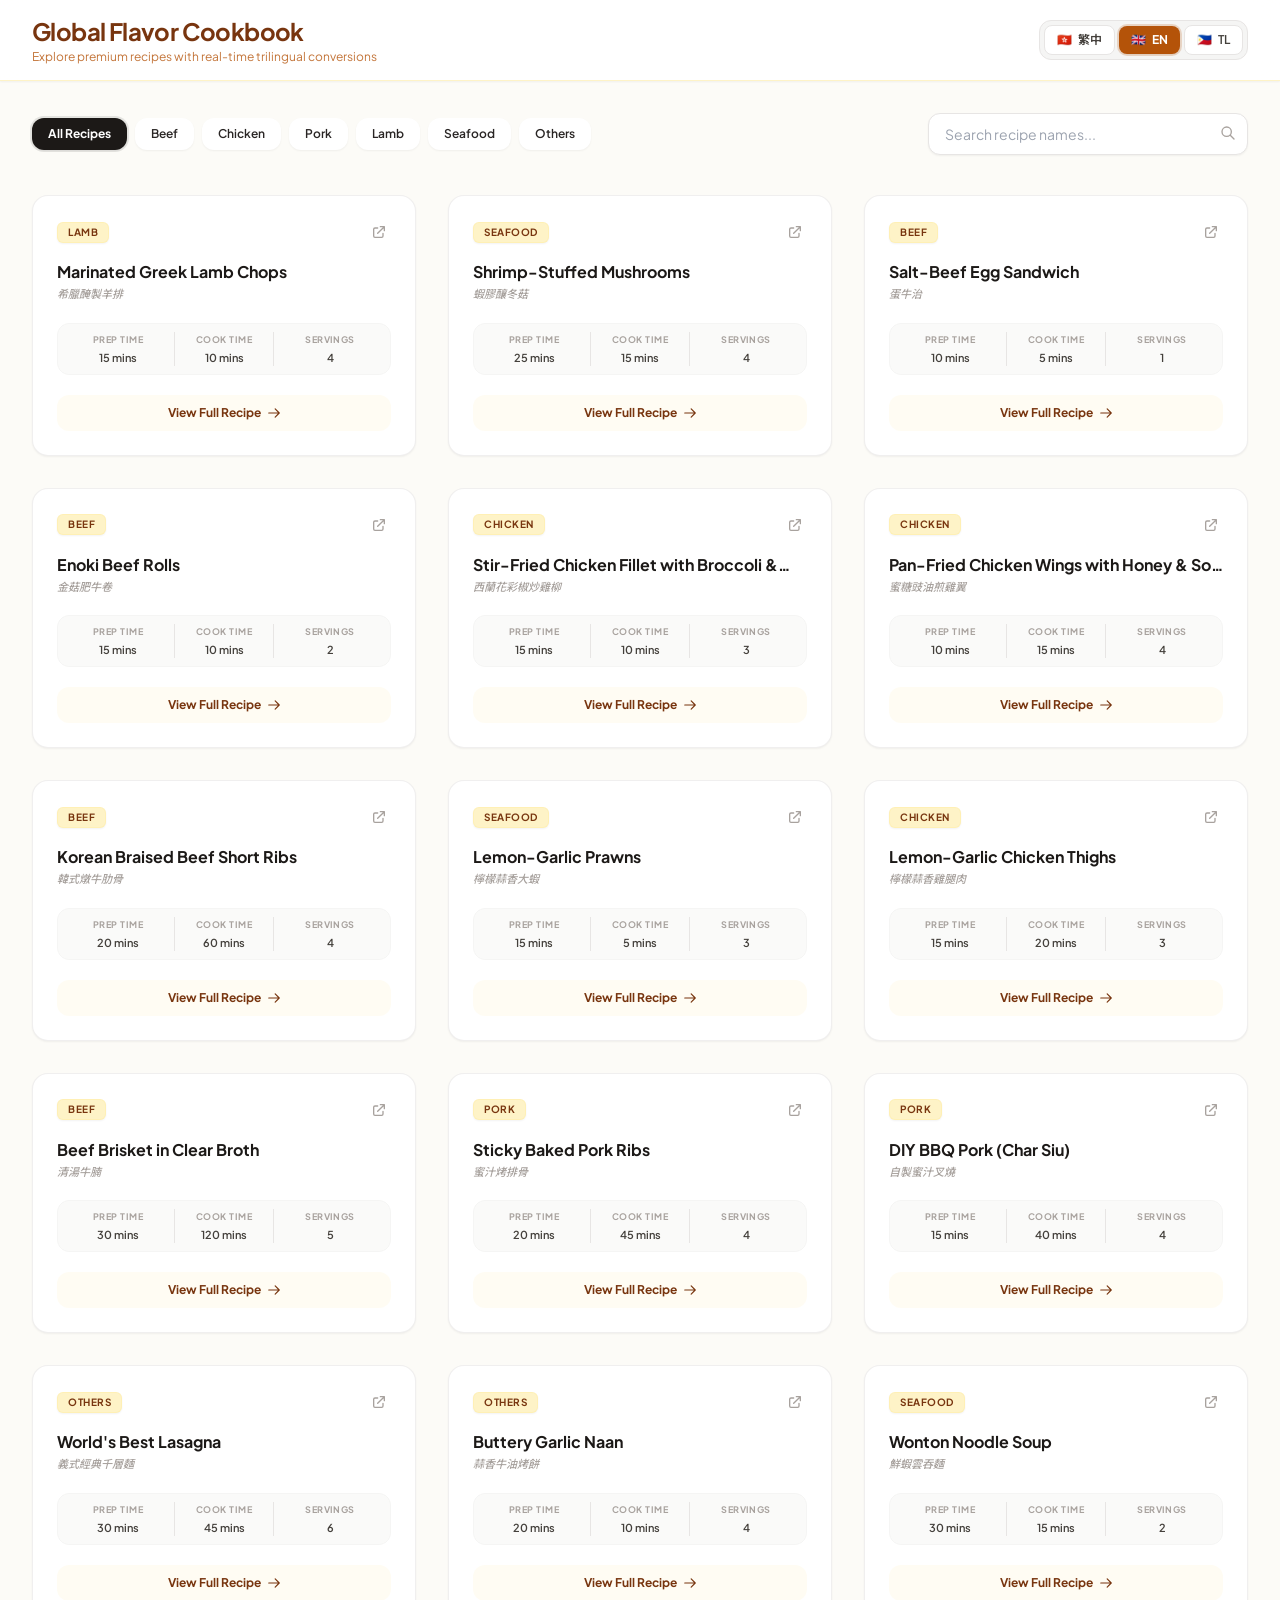
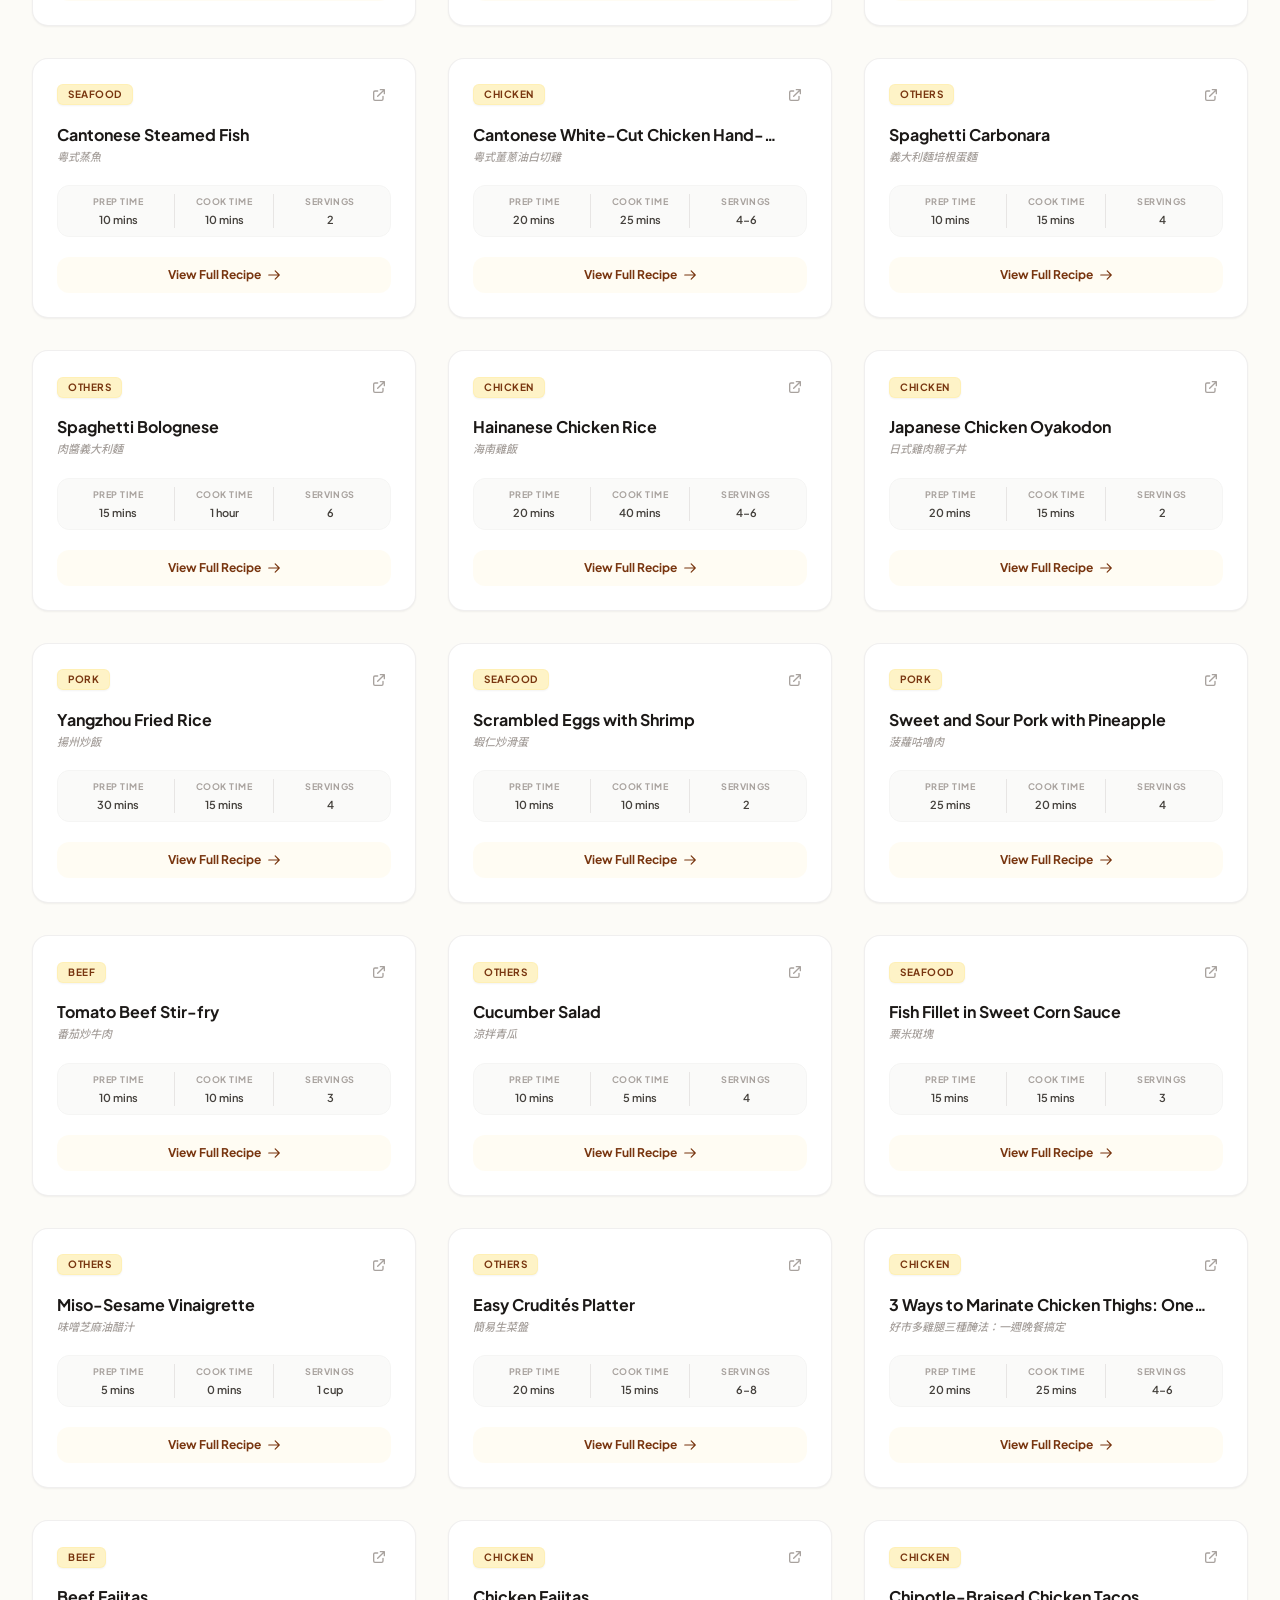
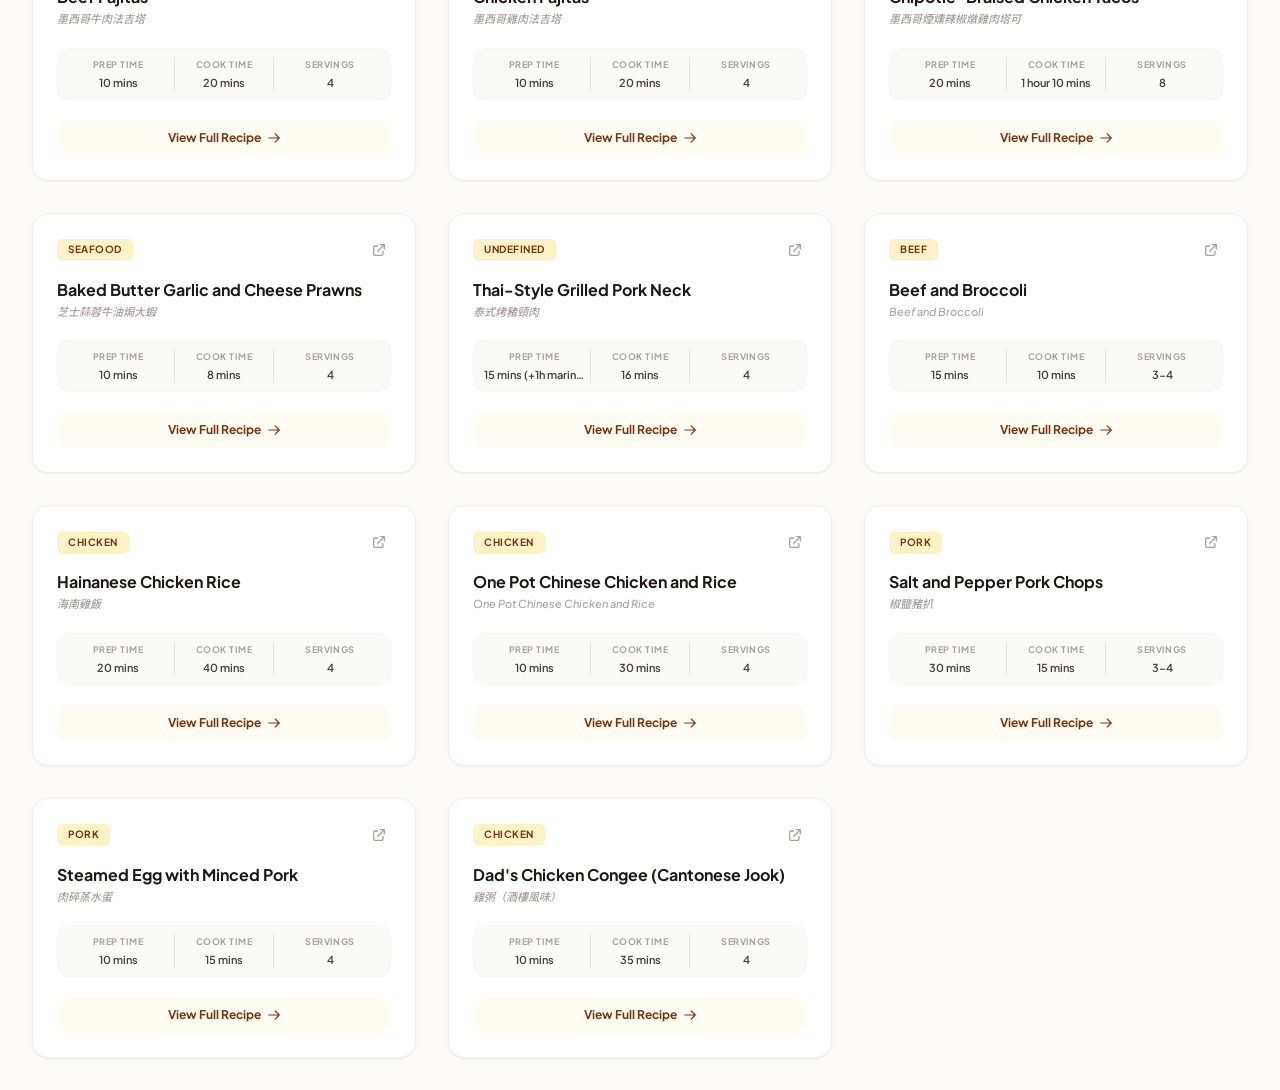
<file: index.html>
<!DOCTYPE html>
<html lang="en">
<head>
    <meta charset="UTF-8">
    <meta name="viewport" content="width=device-width, initial-scale=1.0">
    <title>Global Flavor Cookbook</title>
    <!-- Tailwind CSS -->
    <link rel="stylesheet" href="tailwind.css">
    <style>
        @import url('https://fonts.googleapis.com/css2?family=Plus+Jakarta+Sans:wght@300;400;500;600;700&family=Noto+Sans+TC:wght@400;500;700&display=swap');
        body {
            font-family: 'Plus Jakarta Sans', 'Noto Sans TC', sans-serif;
            background-color: #fcfbf7;
        }
    </style>
</head>
<body class="min-h-screen text-slate-800 antialiased selection:bg-amber-200">

    <!-- Header Section -->
    <header class="border-b border-amber-100 bg-white/90 sticky top-0 z-30 backdrop-blur-md shadow-sm">
        <div class="max-w-7xl mx-auto px-4 sm:px-6 lg:px-8 h-20 flex items-center justify-between">
            <div>
                <h1 id="ui-title" class="text-2xl font-bold text-amber-900 tracking-tight">Global Flavor Cookbook</h1>
                <p id="ui-subtitle" class="text-xs text-amber-700/80 hidden sm:block mt-0.5">Explore premium recipes with real-time trilingual conversions</p>
            </div>
            
            <!-- Language Selection Switcher -->
            <div class="flex items-center space-x-1 bg-stone-100 p-1 rounded-xl border border-stone-200">
                <button onclick="setLanguage('zh')" id="lang-btn-zh" class="px-3 py-1.5 rounded-lg text-xs font-semibold transition-all flex items-center gap-1.5">
                    <span>🇭🇰</span> <span>繁中</span>
                </button>
                <button onclick="setLanguage('en')" id="lang-btn-en" class="px-3 py-1.5 rounded-lg text-xs font-semibold transition-all flex items-center gap-1.5">
                    <span>🇬🇧</span> <span>EN</span>
                </button>
                <button onclick="setLanguage('tl')" id="lang-btn-tl" class="px-3 py-1.5 rounded-lg text-xs font-semibold transition-all flex items-center gap-1.5">
                    <span>🇵🇭</span> <span>TL</span>
                </button>
            </div>
        </div>
    </header>

    <!-- Main Core Layout -->
    <main class="max-w-7xl mx-auto px-4 sm:px-6 lg:px-8 py-8">
        
        <!-- Interactive Controls (Search & Tabs) -->
        <div class="mb-10 flex flex-col lg:flex-row lg:items-center lg:justify-between gap-4">
            <!-- Filter Tabs -->
            <div id="category-tabs-container" class="flex flex-wrap gap-2 order-2 lg:order-1">
                <!-- Dynamically Inserted Categories -->
            </div>

            <!-- Recipe Live Search Bar -->
            <div class="relative w-full lg:w-80 order-1 lg:order-2">
                <input type="text" id="recipe-search" oninput="handleSearch(this.value)" class="w-full bg-white pl-4 pr-10 py-2.5 rounded-xl border border-stone-200 focus:outline-none focus:ring-2 focus:ring-amber-600 focus:border-amber-600 text-sm shadow-sm transition-all">
                <span class="absolute right-3 top-3 text-stone-400 pointer-events-none">
                    <svg class="w-4 h-4" fill="none" stroke="currentColor" viewBox="0 0 24 24"><path stroke-linecap="round" stroke-linejoin="round" stroke-width="2" d="M21 21l-6-6m2-5a7 7 0 11-14 0 7 7 0 0114 0z"></path></svg>
                </span>
            </div>
        </div>

        <!-- Recipe Dynamic Grid -->
        <div id="recipe-grid" class="grid grid-cols-1 sm:grid-cols-2 lg:grid-cols-3 gap-8">
            <!-- Recipe Cards get dynamically injected here -->
        </div>
    </main>

    <!-- Global Recipe Pop-Up Modal View -->
    <div id="recipe-modal" class="fixed inset-0 bg-stone-900/60 backdrop-blur-sm z-50 hidden items-center justify-center p-4 transition-all" onclick="closeModal(event)">
        <div class="bg-white rounded-3xl max-w-4xl w-full max-h-[88vh] overflow-hidden shadow-2xl flex flex-col scale-95 transition-all duration-300 transform" id="modal-content">
            
            <!-- Modal Navigation Bar Header -->
            <div class="px-6 py-4 border-b border-stone-100 flex items-center justify-between bg-stone-50">
                <div>
                    <span id="modal-badge" class="text-[10px] font-bold text-amber-800 uppercase tracking-widest bg-amber-100 px-2.5 py-0.5 rounded-md">Category</span>
                    <h2 id="modal-title" class="text-xl font-bold text-stone-900 mt-1">Recipe Title</h2>
                </div>
                <button onclick="toggleModalVisibility(false)" class="p-2 hover:bg-stone-200/60 rounded-full text-stone-400 hover:text-stone-700 transition-colors">
                    <svg class="w-6 h-6" fill="none" stroke="currentColor" viewBox="0 0 24 24"><path stroke-linecap="round" stroke-linejoin="round" stroke-width="2" d="M6 18L18 6M6 6l12 12"></path></svg>
                </button>
            </div>

            <!-- Scrollable Content Frame -->
            <div class="overflow-y-auto flex-grow p-6">
                <!-- Info Panel and Metrics Board -->
                <div class="grid grid-cols-1 md:grid-cols-3 gap-6 mb-8">
                    <!-- Link & Cross Reference Box -->
                    <div class="md:col-span-2 bg-stone-50 border border-stone-200/60 rounded-2xl p-5 flex flex-col justify-between">
                        <div>
                            <h4 id="lbl-source-heading" class="text-[10px] font-bold uppercase tracking-wider text-stone-400 mb-2">Recipe Source Connection</h4>
                            <a id="modal-source-link" href="#" target="_blank" class="text-amber-700 hover:text-amber-900 font-bold text-sm underline inline-flex items-center gap-1.5 transition-colors">
                                <span id="modal-lbl-source-btn">Visit Original Recipe Website</span>
                                <svg class="w-4 h-4" fill="none" stroke="currentColor" viewBox="0 0 24 24"><path stroke-linecap="round" stroke-linejoin="round" stroke-width="2" d="M10 6H6a2 2 0 00-2 2v10a2 2 0 002 2h10a2 2 0 002-2v-4M14 4h6m0 0v6m0-6L10 14"></path></svg>
                            </a>
                        </div>
                        
                        <!-- Trilingual Cross References Array Board -->
                        <div class="mt-4 pt-4 border-t border-stone-200/50 text-[11px] text-stone-500 space-y-1">
                            <div class="truncate">🇭🇰 <span id="ref-zh">--</span></div>
                            <div class="truncate">🇬🇧 <span id="ref-en">--</span></div>
                            <div class="truncate">🇵🇭 <span id="ref-tl">--</span></div>
                        </div>
                    </div>

                    <!-- Metadata Summary Table Box -->
                    <div class="bg-amber-50/50 border border-amber-100/60 rounded-2xl p-5 flex flex-col justify-center">
                        <h4 id="modal-summary-title" class="text-xs font-bold uppercase tracking-wider text-amber-900 mb-4 text-center border-b border-amber-200/40 pb-2">Recipe Summary</h4>
                        <div class="space-y-3 text-xs">
                            <div class="flex justify-between items-center"><span class="text-stone-500" id="lbl-prep">Prep Time</span><span id="val-prep" class="font-semibold text-stone-900">--</span></div>
                            <div class="flex justify-between items-center"><span class="text-stone-500" id="lbl-cook">Cook Time</span><span id="val-cook" class="font-semibold text-stone-900">--</span></div>
                            <div class="flex justify-between items-center"><span class="text-stone-500" id="lbl-servings">Servings</span><span id="val-servings" class="font-semibold text-stone-900">--</span></div>
                        </div>
                    </div>
                </div>

                <!-- Dynamic Split Layout: Ingredients vs Instructions -->
                <div class="grid grid-cols-1 md:grid-cols-5 gap-8">
                    <!-- Ingredients Box Column Area -->
                    <div class="md:col-span-2">
                        <h3 class="text-sm font-bold text-stone-900 mb-4 flex items-center gap-2 border-b border-stone-100 pb-2 uppercase tracking-wider" id="modal-lbl-ingredients">Ingredients</h3>
                        <ul id="modal-ingredients-list" class="space-y-2">
                            <!-- Dynamic rendering insertions -->
                        </ul>
                    </div>

                    <!-- Instructions Step by Step Layout Column Area -->
                    <div class="md:col-span-3">
                        <h3 class="text-sm font-bold text-stone-900 mb-4 flex items-center gap-2 border-b border-stone-100 pb-2 uppercase tracking-wider" id="modal-lbl-instructions">Instructions</h3>
                        <ol id="modal-instructions-list" class="space-y-4">
                            <!-- Dynamic rendering insertions -->
                        </ol>
                    </div>
                </div>
            </div>

            <!-- Modal Action Footer Panel Box -->
            <div class="px-6 py-4 bg-stone-50 border-t border-stone-100 flex justify-end">
                <button onclick="toggleModalVisibility(false)" id="modal-close-btn" class="bg-white hover:bg-stone-100 text-stone-700 border border-stone-200 font-semibold py-2 px-5 rounded-xl text-xs transition-all shadow-sm">Close</button>
            </div>
        </div>
    </div>

    <!-- Data Engine Logic Matrix Script Engine Box -->
    <script>
        // Global Application State Matrix Dashboard
        let currentLang = 'en';
        let activeCategory = 'all';
        let searchQuery = '';
        let selectedRecipe = null;

        // Centralized Trilingual Translation Core Reference Dictionary
        const UI_TEXT = {
            zh: { title: '多語言國際食譜庫', subtitle: '精選全球美味 • 三語對照與詳細步驟說明', all: '全部項目', beef: '牛肉料理', chicken: '精選雞肉', pork: '香煎豬肉', lamb: '羊排料理', seafood: '海鮮特蒐', others: '經典主食', prep: '準備時間', cook: '烹調時間', servings: '每份份量', ingredients: '材料清單', instructions: '烹飪步驟說明', searchPlaceholder: '搜尋食譜名稱或關鍵字...', viewRecipe: '查看詳細食譜', close: '關閉視窗', metadata: '食譜摘要指標', sourceHeading: '來源網站連結', visitSource: '前往原始食譜網站' },
            en: { title: 'Global Flavor Cookbook', subtitle: 'Explore premium recipes with real-time trilingual conversions', all: 'All Recipes', beef: 'Beef', chicken: 'Chicken', pork: 'Pork', lamb: 'Lamb', seafood: 'Seafood', others: 'Others', prep: 'Prep Time', cook: 'Cook Time', servings: 'Servings', ingredients: 'Ingredients', instructions: 'Step-by-Step Instructions', searchPlaceholder: 'Search recipe names...', viewRecipe: 'View Full Recipe', close: 'Close', metadata: 'Recipe Summary', sourceHeading: 'Recipe Source Connection', visitSource: 'Visit Original Recipe Website' },
            tl: { title: 'Global Flavor Cookbook', subtitle: 'Galugarin ang mga de-kalidad na recipe sa tatlong wika', all: 'Lahat ng Recipe', beef: 'Baka', chicken: 'Manok', pork: 'Baboy', lamb: 'Kordero', seafood: 'Seafood', others: 'Iba pa', prep: 'Oras ng Prep', cook: 'Oras ng Pagluto', servings: 'Selyo/Dami', ingredients: 'Mga Sangkap', instructions: 'Mga Hakbang sa Pagluto', searchPlaceholder: 'Maghanap ng mga recipe...', viewRecipe: 'Tingnan ang Recipe', close: 'Isara', metadata: 'Buod ng Recipe', sourceHeading: 'Koneksyon sa Pinagmulan', visitSource: 'Pumunta sa Orihinal na Website' }
        };

        // =========================================================================
        // DATASET ARRAY DECK: COMPLETE REPOSITORIES (15 IN TOTAL) WITH EXTERNAL SOURCE URLS
        // =========================================================================
        const DATASET = [
            {
                id: 1,
                category: 'lamb',
                url: 'https://urbanfarmandkitchen.com/marinated-greek-lamb-chops/',
                time: { prep: '15 mins', cook: '10 mins', servings: '4' },
                title: { zh: '希臘醃製羊排', en: 'Marinated Greek Lamb Chops', tl: 'Marinated Greek Lamb Chops (Karne ng Kordero)' },
                ingredients: {
                    zh: ['羊排 8塊', '大蒜 4瓣 (壓碎)', '乾牛至 2茶匙', '新鮮檸檬汁 3湯匙', '橄欖油 4湯匙', '鹽和黑胡椒 適量'],
                    en: ['8 lamb chops', '4 cloves garlic (crushed)', '2 tsp dried oregano', '3 tbsp fresh lemon juice', '4 tbsp olive oil', 'Salt and black pepper to taste'],
                    tl: ['8 pirasong tadyang ng kordero (lamb chops)', '4 na butil ng bawang (dinikdik)', '2 kutsaritang tuyong oregano', '3 kutsarang sariwang katas ng limon', '4 na kutsarang langis ng oliba', 'Asin at paminta para magpalasa']
                },
                instructions: {
                    zh: ['將大蒜、牛至、檸檬汁、橄欖油、鹽和黑胡椒在一個大碗中混合均勻。', '加入羊排，確保每塊都均勻塗上醃料。蓋上蓋子放入冰箱醃製至少1小時（最好是隔夜）。', '在大火上預熱平底鍋或燒烤架，每面煎3-4分鐘，直到達到所需的熟度。', '離火後靜置5分鐘後即可切開享用。'],
                    en: ['In a large bowl, whisk together the crushed garlic, dried oregano, lemon juice, olive oil, salt, and black pepper.', 'Add the lamb chops and turn to coat them thoroughly with the marinade. Cover and refrigerate for at least 1 hour, or overnight for best flavor.', 'Heat a grill or grill pan over high heat. Cook the lamb chops for 3-4 minutes per side until they reach your desired level of doneness.', 'Remove from heat and let rest for 5 minutes before serving.'],
                    tl: ['Sa isang malaking mangkok, paghaluin ang dinikdik na bawang, tuyong oregano, katas ng limon, langis ng oliba, asin, at paminta.', 'Ihalo ang tadyang ng kordero at siguraduhing balot ito ng marinade. Takpan at ilagay sa refrigerator ng hindi bababa sa 1 oras (mas masarap kung magdamag).', 'Painitin ang ihawan o kawali sa malakas na apoy. Iprito o ihawin ang kordero ng 3-4 na minuto bawat gilid.', 'Alisin sa apoy at palamigin muna ng 5 minuto bago isilbi.']
                }
            },
            {
                id: 2,
                category: 'seafood',
                url: 'https://www.hk01.com/article/632659?utm_source=01articlecopy&utm_medium=referral',
                time: { prep: '25 mins', cook: '15 mins', servings: '4' },
                title: { zh: '蝦膠釀冬菇', en: 'Shrimp-Stuffed Mushrooms', tl: 'Hipon na may "Shrimp Gel" na Punong Kabute' },
                ingredients: {
                    zh: ['鮮香菇 12朵', '鮮蝦仁 200克 (剁成蝦膠)', '肥肉碎 30克 (可選增加滑度)', '生粉 1茶匙', '鹽 1/2茶匙', '胡椒粉和麻油 少許'],
                    en: ['12 fresh shiitake mushrooms', '200g fresh shrimp (peeled & minced to a fine paste)', '30g minced pork fat (optional for texture)', '1 tsp cornstarch', '1/2 tsp salt', 'Dash of white pepper and sesame oil'],
                    tl: ['12 pirasong sariwang kabuteng shiitake', '200g sariwang hipon (tinadtad para maging malagkit na paste)', '30g tinadtad na taba ng baboy (opsyonal)', '1 kutsaritang gawgaw (cornstarch)', '1/2 kutsaritang asin', 'Kaunting pamintang puti at langis ng linga']
                },
                instructions: {
                    zh: ['鮮蝦仁洗淨用廚房紙完全擦乾，用刀背拍扁，順時針強力攪拌至起膠，加入肥肉碎、生粉、鹽、胡椒粉及麻油拌勻。', '冬菇去蒂洗淨，抹乾水分，在冬菇內側表面抹上少許生粉（幫助蝦膠黏合不脫落）。', '將適量蝦膠整齊釀入每朵冬菇中，表面用手抹平微拱。', '放入蒸鍋大火蒸10-12分鐘直到熟透，出鍋淋上少許生抽調味即可。'],
                    en: ['Clean and dry the shrimp thoroughly. Slap with the side of a knife and mince, then beat/stir vigorously in one direction until a sticky paste forms. Mix in pork fat, cornstarch, salt, pepper, and sesame oil.', 'Remove stems from shiitake mushrooms, wipe dry, and dust the inner caps with a little cornstarch to prevent separation during cooking.', 'Stuff a generous amount of shrimp paste into each mushroom cap and smooth out the surface smoothly.', 'Steam over high heat for 10-12 minutes. Serve immediately with a dash of light soy sauce if desired.'],
                    tl: ['Linisin at patuyuin ang mga hipon gamit ang paper towel. Pitpitin gamit ang gilid ng kutsilyo at tadtarin, pagkatapos ay haluin nang mabilis sa isang direksyon hanggang maging malagkit na paste. Ihalo ang taba ng baboy, gawgaw, asin, paminta, at langis ng linga.', 'Alisin ang tangkay ng mga kabute, patuyuin, at budburan ng kaunting gawgaw ang loob upang hindi humiwalay ang hipon kapag niluluto.', 'Ipakain o ilagay ang sapat na dami ng shrimp paste sa bawat kabute at pantayin ang ibabaw.', 'Ipasawp/patuyo sa singaw (steam) sa malakas na apoy sa loob ng 10-12 minuto. Isilbi agad.']
                }
            },
            {
                id: 3,
                category: 'beef',
                url: 'https://www.hk01.com/%E6%95%99%E7%85%AE/323425/%E8%9B%8B%E7%89%9B%E6%B2%BB%E9%A3%9F%E8%AD%9C-%E8%8C%B6%E9%A4%90%E5%BB%B3%E7%B6%93%E5%85%B8%E7%BE%8E%E9%A3%9F-%E9%B9%B9%E7%89%9B%E8%82%89%E7%82%92%E8%9B%8B3%E7%A7%98%E8%A8%A3-%E7%83%98%E5%BA%95%E7%94%98%E9%A6%99%E4%B8%80%E5%AE%9A%E8%A6%81%E7%85%8E',
                time: { prep: '10 mins', cook: '5 mins', servings: '1' },
                title: { zh: '蛋牛治', en: 'Salt-Beef Egg Sandwich', tl: 'Salt-Beef Egg Sandwich (Sandwits ng Itlog at Karne)' },
                ingredients: {
                    zh: ['白麵包 2片 (可烘底)', '罐頭鹹牛肉 3湯匙', '雞蛋 2個', '食用油 1湯匙', '白胡椒粉 微量'],
                    en: ['2 slices of fresh white bread (can be dry toasted)', '3 tbsp canned corned beef / salt beef', '2 large eggs', '1 tbsp cooking oil', 'A pinch of ground white pepper'],
                    tl: ['2 pirasong puting tinapay (maaaring i-toast)', '3 kutsarang de-latang corned beef / salt beef', '2 malalaking itlog', '1 kutsarang mantika', 'Isang kurot ng pamintang puti']
                },
                instructions: {
                    zh: ['雞蛋打入碗中打散，加入罐頭鹹牛肉及胡椒粉，用叉子將鹹牛肉充分壓碎並與蛋液攪拌均勻。', '平底鍋燒熱下油，倒入鹹牛肉蛋液，用中火煎，快定型時快速劃成厚蛋塊或翻面煎成完整蛋餅。', '將熟度剛好的鹹牛肉煎蛋嫩滑地夾在兩片白麵包中間。', '用利刀沿對角線切成兩個三角形，趁熱享用。'],
                    en: ['Beat the eggs inside a clean bowl. Add the canned corned beef and white pepper, breaking up the beef thoroughly with a fork to integrate completely with the eggs.', 'Heat cooking oil in a pan over medium heat. Pour in the egg and beef mixture. Pan-fry until the bottom sets, then flip or slide into a thick omelet patty.', 'Place the hot, cooked beef egg mixture securely between the two slices of bread.', 'Cut diagonally into triangles with a sharp knife and serve immediately.'],
                    tl: ['Batihin ang mga itlog sa isang mangkok. Idagdag ang de-latang corned beef at paminta, durugin ang karne gamit ang tinidor para humalo nang husto sa itlog.', 'Painitin ang mantika sa kawali sa katamtamang apoy. Ibuhos ang pinaghalong itlog at karne. Iprito hanggang sa mabuo ang ilalim, pagkatapos ay baligtarin o i-scramble para maging makapal na patty.', 'Ipit ang mainit na nalutong itlog at karne sa pagitan ng dalawang tinapay.', 'Hiwain sa gitna para maging hugis tatsulok gamit ang matalas na kutsilyo at isilbi agad.']
                }
            },
            {
                id: 4,
                category: 'beef',
                url: 'https://hk.lkk.com/zh-hk/recipes/beef-rolls-with-enoki-mushrooms?language=zh-HK',
                time: { prep: '15 mins', cook: '10 mins', servings: '2' },
                title: { zh: '金菇肥牛卷', en: 'Enoki Beef Rolls', tl: 'Enoki Beef Rolls (Baka na may Kabute)' },
                ingredients: {
                    zh: ['火鍋肥牛片 12片', '金針菇 1包', "生抽醬油 1湯匙", '優質蠔油 1湯匙', '味醂或白糖 1茶匙', '清水 3湯匙', '蒜蓉 少許'],
                    en: ['12 thin beef slices (hotpot style collar/shortplate)', '1 pack enoki mushrooms', '1 tbsp light soy sauce', '1 tbsp premium oyster sauce', '1 tsp mirin or sugar', '3 tbsp water', '1 tsp minced garlic'],
                    tl: ['12 maninipis na hiwa ng baka (hotpot style)', '1 balot ng kabuteng enoki', '1 kutsarang toyo', '1 kutsarang oyster sauce', '1 kutsaritang mirin o asukal', '3 kutsarang tubig', '1 kutsaritang tinadtad na bawang']
                },
                instructions: {
                    zh: ['金針菇切去乾硬根部，洗淨並分成12等份小束。', '取一片肥牛片平鋪，將一束金針菇置於牛片一端，用力緊緊包裹捲起。重複完成所有肉卷。', '在小碗中將生抽、蠔油、味醂（或糖）和清水調和成醬汁備用。', '熱鍋下少許油爆香蒜蓉，接口朝下放入牛肉卷煎至定型，全面翻轉煎至微焦，倒入調好的醬汁燜煮1分鐘至濃稠即可。'],
                    en: ['Trim off the hard woody root base of the enoki mushrooms, wash clean, and divide into 12 small equal bundles.', 'Lay a slice of beef flat on a clean board. Place one enoki bundle at one edge and roll up tightly. Repeat for all beef slices.', 'Mix light soy sauce, premium oyster sauce, mirin (or sugar), and water evenly inside a small bowl.', 'Heat a splash of oil in a skillet, sauté the garlic, then place the beef rolls seam-side down. Pan-fry until browned, rotate, pour in the sauce, and simmer for 1 minute until glazed.'],
                    tl: ['Putulin ang matigas na ugat ng kabuteng enoki, hugasan nang mabuti, at hatiin sa 12 maliliit na kumpol.', 'Ilatag ang hiwa ng baka sa malinis na salansanan. Ilagay ang isang kumpol ng enoki sa dulo at irolyo nang mahigpit. Gawin ito sa lahat ng karne.', 'Paghaluin ang toyo, oyster sauce, mirin (o asukal), at tubig sa isang maliit na mangkok.', 'Painitin ang kaunting mantika sa kawali, igisa ang bawang, at ilagay ang beef rolls (itapat ang dulo sa ilalim). Iprito hanggang magkulay tsokolate, ibuhos ang sarsa, at pakuluan ng 1 minuto.']
                }
            },
            {
                id: 5,
                category: 'chicken',
                url: 'https://hk.lkk.com/zh-hk/recipes/stir-fried-chicken-fillet-with-broccoli-and-peppers?language=zh-HK',
                time: { prep: '15 mins', cook: '10 mins', servings: '3' },
                title: { zh: '西蘭花彩椒炒雞柳', en: 'Stir-Fried Chicken Fillet with Broccoli & Peppers', tl: 'Gisadong Pilas ng Manok na may Brokoli at Sili' },
                ingredients: {
                    zh: ['雞胸肉 250克 (切長條柳)', '西蘭花 1棵 (切小朵)', '紅黃彩椒 各半個 (切片)', '大蒜 2瓣 (切片)', '生抽 1湯匙', '生粉 1茶匙', '鹽和糖 少許'],
                    en: ['250g chicken breast (cut into neat strips)', '1 head of broccoli (broken into small florets)', '1/2 red and 1/2 yellow bell pepper (sliced)', '2 cloves garlic (sliced)', '1 tbsp light soy sauce', '1 tsp cornstarch', 'Salt and sugar to taste'],
                    tl: ['250g pitso ng manok (hiniwa nang pahaba)', '1 buong brokoli (hinati sa maliliit na piraso)', '1/2 pulang sili at 1/2 dilaw na bell pepper (hiniwa)', '2 butil ng bawang (hiniwa sa maninipis)', '1 kutsarang toyo', '1 kutsaritang gawgaw', 'Asin at asukal para magpalasa']
                },
                instructions: {
                    zh: ['雞柳用生抽、生粉和少許油抓勻醃製10分鐘。西蘭花入沸水汆燙1分鐘，撈出沖冷水瀝乾。', '熱鍋下油，放入雞柳大火快速翻炒至表面變白且熟透，盛出備用。', '原鍋補少許油，爆香蒜片，下彩椒片和西蘭花大火翻炒均勻至斷生。', '將雞柳倒回鍋中，調入少許鹽和糖，大火快速顛簸翻炒5秒鐘混勻即可出鍋。'],
                    en: ['Marinate chicken strips with soy sauce, cornstarch, and a touch of oil for 10 minutes. Blanch broccoli florets in boiling water for 1 minute, drain and cool.', 'Heat oil in a hot wok, stir-fry the chicken strips over high heat until completely cooked through. Remove and set aside.', 'Add a bit more oil to the same wok, sauté the sliced garlic, then add the bell peppers and broccoli. Stir-fry rapidly.', 'Return the chicken to the wok, season with salt and sugar, toss everything quickly on high heat for 5 seconds and plate.'],
                    tl: ['I-marinate ang manok sa toyo, gawgaw, at kaunting mantika sa loob ng 10 minuto. Ipakulo ang brokoli sa loob ng 1 minuto, patuyuin at palamigin.', 'Painitin ang mantika sa kawali, igisa ang manok sa malakas na apoy hanggang sa maluto nang husto. Alisin muna at itabi.', 'Sa parehong kawali, magdagdag ng kaunting mantika, igisa ang bawang, pagkatapos ay ilagay ang mga bell pepper at brokoli. Haluin nang mabilis.', 'Ibalik ang manok sa kawali, timplahan ng asin at asukal, haluin nang mabilis sa malakas na apoy ng 5 segundo bago isilbi.']
                }
            },
            {
                id: 6,
                category: 'chicken',
                url: 'https://hk.lkk.com/zh-hk/recipes/pan-fried-chicken-wings-with-honey-and-soy-sauce?language=zh-HK',
                time: { prep: '10 mins', cook: '15 mins', servings: '4' },
                title: { zh: '蜜糖豉油煎雞翼', en: 'Pan-Fried Chicken Wings with Honey & Soy Sauce', tl: 'Inadobong Pakpak ng Manok na may Pulot at Toyo' },
                ingredients: {
                    zh: ['中雞翼 10隻', '生抽 1.5湯匙', '老抽 1/2茶匙 (上色)', '天然蜜糖 2湯匙', '料酒 1茶匙', '生薑 2片'],
                    en: ['10 pieces chicken mid-joints', '1.5 tbsp light soy sauce', '1/2 tsp dark soy sauce (for rich color)', '2 tbsp raw honey', '1 tsp cooking rice wine', '2 slices fresh ginger'],
                    tl: ['10 pirasong gitnang bahagi ng pakpak ng manok', '1.5 kutsarang toyo', '1/2 kutsaritang maitim na toyo (para sa magandang kulay)', '2 kutsarang purong pulot (honey)', '1 kutsaritang alak-panluto', '2 hiwa ng sariwang luya']
                },
                instructions: {
                    zh: ['雞翼洗淨用廚房紙徹底吸乾多餘水分，用生抽、老抽和料酒均勻揉搓醃製20分鐘。', '熱平底鍋下油，下薑片，將雞翼平鋪放入鍋中，轉中小火慢煎至兩面呈深金黃色且內部熟透。', '將碗中剩餘的醃雞翼醬汁倒入鍋中，加蓋小火收汁燜煮1-2分鐘。', '關火（或轉至微火），淋入蜜糖快速翻動，使蜜糖均勻裹在每隻雞翼表面呈透亮光澤即可（切勿大火久煮蜜糖，極易發苦燒焦）。'],
                    en: ['Wash and dry chicken wings completely. Marinate with light soy sauce, dark soy sauce, and cooking wine for at least 20 minutes.', 'Heat oil in a flat non-stick pan, add ginger, and place chicken wings flat. Pan-fry over medium-low heat until both sides turn deep golden brown and cooked.', 'Pour any remaining marinade from the bowl into the pan, cover and simmer over low heat for 1-2 minutes.', 'Turn off the heat (or lower to minimum), drizzle the honey over the wings and toss quickly until glossy. (Never boil honey on high heat as it burns easily).'],
                    tl: ['Hugasan at patuyuin ang mga pakpak ng manok gamit ang paper towel. I-marinate sa toyo, maitim na toyo, at alak-panluto ng 20 minuto.', 'Painitin ang mantika sa isang non-stick na kawali, ilagay ang luya at i-hanay ang mga pakpak ng manok. Iprito sa katamtamang hina ng apoy hanggang maging ginto ang magkabilang gilid at maluto.', 'Ibuhos ang natitirong marinade mula sa mangkok patungo sa kawali, takpan at pakuluan sa mahinang apoy ng 1-2 minuto.', 'Patayin ang apoy, ibuhos ang pulot (honey) sa ibabaw ng mga pakpak at haluin nang mabilis hanggang maging makintab. (Huwag pakuluan ang pulot sa malakas na apoy dahil madali itong masunog).']
                }
            },
            {
                id: 7,
                category: 'beef',
                url: 'https://www.christinesrecipes.com/',
                time: { prep: '20 mins', cook: '60 mins', servings: '4' },
                title: { zh: '韓式燉牛肋骨', en: 'Korean Braised Beef Short Ribs', tl: 'Korean Braised Beef Short Ribs (Nilagang Tadyang ng Baka)' },
                ingredients: {
                    zh: ['優質牛肋骨 1公斤', '白蘿蔔 半個 (切大塊)', '胡蘿蔔 1根 (切大塊)', '生抽 6湯匙', '白糖 3湯匙', '料理清酒 2湯匙', '大蒜蓉 2湯匙', '純正麻油 1湯匙', '清水 500毫升'],
                    en: ['1kg premium beef short ribs', '1/2 white daikon radish (cut into chunks)', '1 carrot (cut into chunks)', '6 tbsp soy sauce', '3 tbsp sugar', '2 tbsp cooking rice wine', '2 tbsp minced garlic', '1 tbsp pure sesame oil', '500ml water'],
                    tl: ['1kg magandang klase ng tadyang ng baka (beef short ribs)', '1/2 labanos (hinati sa malalaking piraso)', '1 karot (hinati sa malalaking piraso)', '6 kutsarang toyo', '3 kutsarang asukal', '2 kutsarang alak-panluto', '2 kutsarang tinadtad na bawang', '1 kutsarang langis ng linga', "500ml tubig"]
                },
                instructions: {
                    zh: ['牛肋骨浸泡冷水1小時泡出殘留血水，入沸水鍋中大火汆燙5分鐘，撈出徹底洗淨表面浮沫。', '在碗中將生抽、糖、酒、蒜蓉、麻油與水完全混合攪拌均勻調成燉汁。', '將洗淨的牛肋骨和調好的燉汁放入大深鍋中，大火煮沸後轉小火，蓋上鍋蓋慢火燉煮40分鐘。', '加入白蘿蔔和胡蘿蔔塊，稍微翻動，繼續用小火蓋蓋燉煮25-30分鐘，職至肉質軟爛、湯汁自然濃稠即可。'],
                    en: ['Soak short ribs in cold water for 1 hour to extract deep blood, then blanch in boiling water for 5 minutes. Rinse thoroughly and drain.', 'Combine soy sauce, sugar, cooking wine, minced garlic, sesame oil, and water in a bowl to create the braising liquid.', 'Place the blanched ribs and braising liquid into a heavy deep pot. Bring to a boil, then reduce heat to low and simmer covered for 40 minutes.', 'Add the radish and carrot chunks, stir gently, and continue to simmer covered for another 25-30 minutes until the beef is meltingly tender.'],
                    tl: ['Ibabad ang tadyang sa malamig na tubig ng 1 oras para maalis ang natitirang dugo, pakuluan sa mainit na tubig ng 5 minuto. Hugasang mabuti at patuyuin.', 'Paghaluin ang toyo, asukal, alak, tinadtad na bawang, langis ng linga, at tubig sa isang mangkok para sa sabaw.', 'Ilagay ang tadyang at sabaw sa isang malaki at makapal na palayok. Pakuluan, pagkatapos ay hinaan ang apoy, takpan, at lutuin ng 40 minuto.', 'Idagdag ang labanos at karot, haluin nang banayad, at ituloy ang pagluluto nang nakatakpan ng 25-30 minuto hanggang sa lumambot nang husto ang baka.']
                }
            },
            {
                id: 8,
                category: 'seafood',
                url: 'https://www.christinesrecipes.com/',
                time: { prep: '15 mins', cook: '5 mins', servings: '3' },
                title: { zh: '檸檬蒜香大蝦', en: 'Lemon-Garlic Prawns', tl: 'Hipon sa Bawang at Limon' },
                ingredients: {
                    zh: ['大鮮蝦 12隻 (剪洗去大背腺)', '大蒜 5瓣 (切極細蓉)', '無鹽黃油 20克', '新鮮檸檬汁 1.5湯匙', '新鮮歐芹碎 少許', '鹽和黑胡椒粉 各適量'],
                    en: ['12 large fresh prawns (deveined & shells trimmed)', '5 cloves garlic (finely minced)', '20g unsalted butter', '1.5 tbsp fresh lemon juice', '1 tbsp finely chopped fresh parsley', 'Salt and cracked black pepper to taste'],
                    tl: ['12 malalaking sariwang hipon (tinanggalan ng dumi sa likod)', '5 butil ng bawang (tinadtad nang pino)', '20g mantikilya (unsalted butter)', '1.5 kutsarang sariwang katas ng limon', '1 kutsarang tinadtad na sariwang parsley', 'Asin at pamintang durog para magpalasa']
                },
                instructions: {
                    zh: ['大蝦洗淨並用廚房紙徹底吸乾多餘水分（否則下鍋會變水煮）。', '熱平底鍋，放入黃油低溫融化，加入細蒜蓉用小火慢炒至散發香味且變微黃。', '調至大火，將大蝦排入鍋中，兩面各高溫煎1.5-2分鐘，至蝦身完全變紅且微微捲曲。', '迅速倒入新鮮檸檬汁，撒入鹽、黑胡椒及歐芹碎，快速顛鍋翻炒均勻，讓醬汁裹滿蝦身即可立即出鍋。'],
                    en: ['Wash the prawns and pat them completely dry with paper towels to ensure a good sear.', 'Melt butter in a skillet over medium-low heat, add the minced garlic, and sauté until fragrant and slightly translucent.', 'Turn heat up to high, add the prawns in a single layer, and sear for 1.5 to 2 minutes per side until pink and loosely curled.', 'Pour in the fresh lemon juice, season with salt, pepper, and chopped parsley. Toss rapidly for 10 seconds and plate instantly.'],
                    tl: ['Hugasan ang mga hipon at patuyuin nang husto gamit ang paper towel upang masangkutsa nang maayos.', 'Tunawin ang mantikilya sa kawali sa mahinang apoy, ilagay ang tinadtad na bawang, at igisa hanggang mabango at maging medyo madilaw.', 'Laksan ang apoy, ihanay ang mga hipon sa isang layer, at lutuin ng 1.5 hanggang 2 minuto bawat gilid hanggang mamula at mamaluktot.', 'Ibuhos ang sariwang katas ng limon, timplahan ng asin, paminta, at tinadtad na parsley. Haluin nang mabilis sa loob ng 10 segundo at isilbi agad.']
                }
            },
            {
                id: 9,
                category: 'chicken',
                url: 'https://www.christinesrecipes.com/',
                time: { prep: '15 mins', cook: '20 mins', servings: '3' },
                title: { zh: '檸檬蒜香雞腿肉', en: 'Lemon-Garlic Chicken Thighs', tl: 'Hita ng Manok sa Bawang at Limon' },
                ingredients: {
                    zh: ['去骨雞腿肉 3塊', '大蒜 4瓣 (壓成泥)', '新鮮檸檬 半個 (榨汁並切薄片)', '優質橄欖油 1湯匙', '乾牛至粉 1茶匙', '食鹽及黑胡椒粉 適量'],
                    en: ['3 large boneless chicken thighs (skin-on preferred)', '4 cloves garlic (minced into paste)', '1/2 fresh lemon (juiced & sliced thin)', '1 tbsp olive oil', '1 tsp dried oregano', 'Salt and black pepper to taste'],
                    tl: ['3 malalaking hita ng manok (boneless, mas masarap kung may balat)', '4 na butil ng bawang (dinikdik para maging paste)', '1/2 sariwang limon (pigain ang katas at i-slice ng manipis)', '1 kutsarang langis ng oliba', '1 kutsaritang tuyong oregano', 'Asin at paminta para magpalasa']
                },
                instructions: {
                    zh: ['雞腿肉用廚房紙吸乾，表面均勻抹上鹽、黑胡椒和乾牛至粉，靜置醃製15分鐘。', '熱平底鍋下橄欖油，將雞腿肉皮朝下放入鍋中，用中火慢煎5-6分鐘，直到雞皮變得金黃且非常酥脆。', '翻面繼續煎4-5分鐘，將蒜泥和檸檬薄片投入鍋中空白處炒出強烈香味。', '淋入準備好的檸檬汁，蓋上鍋蓋改小火燜煮2分鐘鎖住肉汁，確保內部完全熟透後起鍋。'],
                    en: ['Push chicken thighs completely dry. Rub evenly with salt, black pepper, and dried oregano; allow to marinate for 15 minutes.', 'Heat olive oil in a skillet. Place chicken skin-side down and sear over medium heat until crispy and deep golden (approx 5-6 minutes).', 'Flip the thighs and cook for 4-5 minutes. Slide minced garlic and lemon slices into the pan gaps and sauté until aromatic.', 'Drizzle the fresh lemon juice, cover the pan with a lid, and let simmer on low heat for 2 minutes until cooked inside.'],
                    tl: ['Patuyuin ang hita ng manok gamit ang paper towel. Timplahan ng asin, paminta, at tuyong oregano; i-marinate ng 15 minuto.', 'Painitin ang langis ng oliba sa kawali. Ilagay ang manok (nakatapat ang balat sa ilalim) at lutuin sa katamtamang apoy hanggang lumutong at maging ginto (mga 5-6 minuto).', 'Baligtarin ang mga hita at lutuin ng 4-5 minuto. Ilagay ang bawang at hiwa ng limon sa mga bakanteng espasyo sa kawali at igisa.', 'Ihalo ang sariwang katas ng limon, takpan ang kawali ng takip, at pakuluan sa mahinang apoy ng 2 minuto hanggang maluto ang loob.']
                }
            },
            {
                id: 10,
                category: 'beef',
                url: 'https://www.christinesrecipes.com/',
                time: { prep: '30 mins', cook: '120 mins', servings: '5' },
                title: { zh: '清湯牛腩', en: 'Beef Brisket in Clear Broth', tl: 'Nilagang Brisket ng Baka (Clear Broth)' },
                ingredients: {
                    zh: ['新鮮牛腩 800克', '大白蘿蔔 1個 (切滾刀大塊)', '老薑片 4片', '青蔥 2根 (打結)', '整粒八角 2個', '優質花椒 1茶匙', '優質陳皮 1小塊', '食鹽 適量', '清水 2公升'],
                    en: ['800g fresh beef brisket', '1 large white daikon radish (cut into large chunks)', '4 slices old ginger', '2 whole green scallions (knotted)', '2 whole star anise', '1 tsp Sichuan peppercorns', '1 small piece dried tangerine peel', 'Salt to taste', '2L water'],
                    tl: ['800g sariwang brisket ng baka', "1 malaking labanos (hiniwa sa malalaking piraso)", '4 na hiwa ng matandang luya', '2 buong dahon ng sibuyas (itinali)', '2 pirasong star anise', '1 kutsaritang Sichuan peppercorns', '1 maliit na piraso ng tuyong balat ng dalandan', 'Asin para magpalasa', '2L tubig']
                },
                instructions: {
                    zh: ['牛腩切大方塊，放入冷水鍋中，大火煮沸汆燙5分鐘出血水，撈出在溫水下洗淨所有表面浮沫。', '大深湯鍋中注入2公升清水，將洗淨的牛腩塊、生薑片、蔥結、八角、花椒和陳皮一同投入鍋中。', '大火猛烈燒開後，改微小火，蓋上鍋蓋慢火靜靜燉煮1.5小時，直到牛腩肉質開始轉變軟爛。', '投入白蘿蔔塊，翻動均勻，繼續小火蓋蓋燉煮30分鐘。最後挑出浮面香料，加鹽調味，即可盛碗。'],
                    en: ['Cut the brisket into large cubes. Place in a pot with cold water, bring to a boil for 5 minutes to release impurities, then remove and wash clean.', 'In a clean large stockpot, combine 2L of water, the brisket, ginger, scallions, star anise, peppercorns, and tangerine peel.', 'Bring to a roaring boil, then immediately reduce heat to low, cover, and let it slow-simmer gently for 1.5 hours until the beef is softening.', 'Add the white radish chunks and simmer covered for another 30 minutes. Fish out the whole spices, season with salt, and serve hot.'],
                    tl: ['Hiwain ang brisket sa malalaking cubes. Ilagay sa isang palayok na may malamig na tubig, pakuluan ng 5 minuto para lumabas ang dumi, alisin at hugasang mabuti.', 'Sa isang malinis at malaking palayok, pagsamahin ang 2L ng tubig, brisket, luya, dahon ng sibuyas, star anise, peppercorns, at balat ng dalandan.', 'Pakuluan nang malakas, pagkatapos ay hinaan agad ang apoy, takpan, at hayaang kumulo nang banayad ng 1.5 oras hanggang sa lumambot ang baka.', 'Idagdag ang mga hiwa ng labanos at pakuluan nang nakatakip ng isa pang 30 minuto. Alisin ang mga buong rekado, timplahan ng asin, at isilbi habang mainit.']
                }
            },
            {
                id: 11,
                category: 'pork',
                url: 'https://www.christinesrecipes.com/',
                time: { prep: '20 mins', cook: '45 mins', servings: '4' },
                title: { zh: '蜜汁烤排骨', en: 'Sticky Baked Pork Ribs', tl: 'Sticky Baked Pork Ribs (Asadong Tadyang ng Baboy)' },
                ingredients: {
                    zh: ['整排豬肋排 800克', '李錦記叉燒醬 3湯匙', '優質生抽 1湯匙', '頂級蠔油 1湯匙', '純蜂蜜 2湯匙 (刷表面用)', '大蒜泥 1湯匙'],
                    en: ['1 full rack of pork ribs (approx 800g)', '3 tbsp commercial Char Siu sauce', '1 tbsp light soy sauce', '1 tbsp premium oyster sauce', '2 tbsp pure honey (for glazing)', '1 tbsp minced garlic'],
                    tl: ['1 buong rack ng tadyang ng baboy (mga 800g)', '3 kutsarang sarsang Char Siu', '1 kutsarang toyo', '1 kutsarang oyster sauce', '2 kutsarang purong pulot (para sa ibabaw)', '1 kutsarang tinadtad na bawang']
                },
                instructions: {
                    zh: ['排骨洗淨並用廚房紙擦乾。將叉燒醬、生抽、蠔油及蒜泥均勻塗抹排骨全身，放入冰箱密封醃製至少4小時（隔夜最佳）。', '烤箱預熱至190°C (375°F)。', '用大張鋁箔紙將醃好的排骨完全緊密包裹起來，放在烤盤上入烤箱烘烤30分鐘以鎖住所有肉汁。', '小心打開鋁箔紙暴露排骨，在表面雙面均勻刷上一層蜂蜜，繼續赤裸烤10-15分鐘，至表面呈現焦糖化且邊緣微焦即可。'],
                    en: ['Wash and pat the ribs completely dry. Rub thoroughly with Char Siu sauce, soy sauce, oyster sauce, and minced garlic. Marinate covered for 4 hours or overnight.', 'Preheat your oven to 190°C (375°F).', 'Wrap the ribs securely in a large sheet of aluminum foil and bake for 30 minutes to steam and lock in the precious juices.', 'Unwrap the foil sheet safely, brush the surface generously with honey, and roast uncovered for 10-15 minutes until caramelized and slightly charred.'],
                    tl: ['Hugasan at patuyuin ang tadyang ng baboy gamit ang paper towel. Pahiran nang husto ng sarsang Char Siu, toyo, oyster sauce, at tinadtad na bawang. I-marinate nang nakatakip ng 4 na oras o magdamag.', 'Painitin ang oven sa 190°C (375°F).', 'Balutin nang maayos ang tadyang sa isang malaking piraso ng aluminum foil at i-bake ng 30 minuto upang kumatas at lumambot.', 'Buksan ang foil nang ligtas, pahiran nang masagana ng pulot (honey) ang ibabaw, at i-bake ng walang takip ng 10-15 minuto hanggang maging malagkit at medyo tustado.']
                }
            },
            {
                id: 12,
                category: 'pork',
                url: 'https://www.christinesrecipes.com/',
                time: { prep: '15 mins', cook: '40 mins', servings: '4' },
                title: { zh: '自製蜜汁叉燒', en: 'DIY BBQ Pork (Char Siu)', tl: 'DIY BBQ Pork / Char Siu (Asadong Baboy)' },
                ingredients: {
                    zh: ['上等梅頭肉 600克', '現成優質叉燒醬 4湯匙', '廣東料酒 1湯匙', '天然蜂蜜 2湯匙', '新鮮老薑汁 1茶匙'],
                    en: ['600g premium pork collar / pork butt', '4 tbsp commercial Char Siu sauce', '1 tbsp Cantonese cooking wine', '2 tbsp raw honey', '1 tsp fresh ginger juice'],
                    tl: ['600g magandang klase ng kasim o pigi ng baboy (pork collar)', '4 na kutsarang sarsang Char Siu', '1 kutsarang alak-panluto (Cantonese)', '2 kutsarang purong pulot', '1 kutsaritang katas ng sariwang luya']
                },
                instructions: {
                    zh: ['將梅頭肉順著紋路切成長條狀厚塊。加入叉燒醬、料酒和老薑汁完全揉勻，置於冰箱冷藏醃製24小時。', '烤箱預熱至200°C (400°F)。將醃好的肉架在烤網上，烤箱下方放置墊有錫紙的烤盤接油。', '入烤箱烘烤20分鐘。取出在兩面均勻刷上一層剩餘的醃肉醬汁，將肉翻面繼續烘烤15分鐘。', '最後取出均勻刷上一層厚厚的蜂蜜，送回烤箱最後高溫烘烤5分鐘，至表面發亮、邊緣微焦。稍放涼後切片。'],
                    en: ['Cut the pork collar into long, thick uniform strips. Combine with Char Siu sauce, cooking wine, and ginger juice. Marinate inside the fridge for 24 hours.', 'Preheat oven to 200°C (400°F). Arrange the pork on a wire rack placed over a foil-lined baking sheet to catch drippings.', 'Roast for 20 minutes. Remove, brush with the remaining marinade from the bowl, flip the meat over, and roast for another 15 minutes.', 'Brush generously with honey and roast for a final 5 minutes until glossy and slightly charred at the borders. Cool slightly and slice thin.'],
                    tl: ['Hiwain ang kasim ng baboy sa mahahaba at makakapal na strips. Paghaluin kasama ang sarsang Char Siu, alak-panluto, at katas ng luya. I-marinate sa loob ng refrigerator ng 24 oras.', 'Painitin ang oven sa 200°C (400°F). Ihanay ang baboy sa isang wire rack na may nakasalong foil sa ilalim para sa tulo ng mantika.', 'I-bake ng 20 minuto. Alisin, pahiran ng natitirong marinade mula sa mangkok, baligtarin ang karne, at i-bake ng isa pang 15 minuto.', 'Pahiran nang masagana ng pulot at i-bake sa huling 5 minuto hanggang maging makintab at medyo sunog ang mga dulo. Palamigin nang kaunti bago hiwain ng manipis.']
                }
            },
            {
                id: 13,
                category: 'others',
                url: 'https://www.recipetineats.com/lasagna/',
                time: { prep: '30 mins', cook: '45 mins', servings: '6' },
                title: { zh: '義式經典千層麵', en: "World's Best Lasagna", tl: 'Lasagna (Klasikong Lasagna)' },
                ingredients: {
                    zh: ['免煮千層麵皮 12片', '頂級牛肉碎 400克', '番茄羅勒意粉醬 500克', '莫扎瑞拉起司碎 300克', '帕馬森起司粉 50克', '洋蔥 半個 (切極碎)', '大蒜 2瓣 (切蓉)'],
                    en: ['12 lasagna sheets (oven-ready or par-boiled)', '400g lean ground beef', '500g tomato basil marinara sauce', '300g shredded mozzarella cheese', '50g grated parmesan cheese', '1/2 yellow onion (finely chopped)', '2 cloves garlic (minced)'],
                    tl: ['12 pirasong lasagna sheets (oven-ready o nilaga)', '400g giling na baka', '500g sarsang kamatis na may basil (marinara sauce)', '300g ginayat na kesong mozzarella', '50g kinunot na kesong parmesan', '1/2 sibuyas (tinadtad nang pino)', '2 butil ng bawang (tinadtad)']
                },
                instructions: {
                    zh: ['熱深鍋下油炒香洋蔥碎及蒜蓉，加入牛肉碎大火炒至變色熟透，倒入番茄意粉醬，轉小火慢燉15分鐘製成濃郁肉醬。', '如果使用普通千層麵皮，依包裝說明放入鹽水中煮熟撈出平鋪防黏（免煮麵皮可跳過此步）。', '取一長方形大烤盤，在烤盤底部抹一層薄肉醬，鋪上一層麵皮，再鋪厚肉醬、撒上一大把莫扎瑞拉和帕馬森起司。重複此步驟堆疊共4層。', '在最上層表面撒滿厚厚的起司。放入預熱至190°C (375°F) 的烤箱中烘烤25-30分鐘，直到表面起司金黃起泡即可。'],
                    en: ['Sauté the chopped onion and garlic in a deep pan, add the ground beef and cook until browned. Pour in the tomato sauce and simmer over low heat for 15 minutes to make the ragu.', 'Cook the lasagna sheets in boiling salted water according to instructions and drain (skip if utilizing oven-ready sheets).', 'In a rectangular baking dish, spread a thin layer of meat sauce, followed by lasagna sheets, a thick layer of sauce, and a generous handful of mozzarella and parmesan. Repeat for 4 full layers.', 'Top the final layer with a heavy coating of mozzarella. Bake in a preheated oven at 190°C (375°F) for 25-30 minutes until golden and bubbling.'],
                    tl: ['Igisa ang tinadtad na sibuyas at bawang sa isang malalim na kawali, ilagay ang giling na baka hanggang magkulay tsokolate. Ibuhos ang sarsang kamatis at pakuluan sa mahinang apoy ng 15 minuto para gumawa ng ragu.', 'Lutuin ang lasagna sheets sa kumukulong tubig na may asin ayon sa nakasulat sa balot at patuyuin (laktawan ito kung oven-ready ang gamit).', 'Sa isang parihabang tray panlutuan, magpahid ng manipis na sarsang karne sa ilalim, sinundan ng lasagna sheet, makapal na sarsa, at maraming kesong mozzarella at parmesan. Ulitin ito para makagawa ng 4 na layer.', 'Takpan ang pinakaibabaw na layer ng makapal na kesong mozzarella. I-bake sa oven na may init na 190°C (375°F) sa loob ng 25-30 minuto hanggang matunaw at pumula ang keso.']
                }
            },
            {
                id: 14,
                category: 'others',
                url: 'https://cafedelites.com/buttery-garlic-naan-recipe/',
                time: { prep: '20 mins', cook: '10 mins', servings: '4' },
                title: { zh: '蒜香牛油烤餅', en: 'Buttery Garlic Naan', tl: 'Buttery Garlic Naan (Tinapay na may Bawang at Mantikilya)' },
                ingredients: {
                    zh: ['高筋麵粉 250克', '高活性即發乾酵母 1茶匙', '純原味優格 3湯匙', '溫水 120毫升', '融化黃油 30克', "大蒜蓉 2湯匙", '食鹽 1/2茶匙'],
                    en: ['250g bread flour or all-purpose flour', '1 tsp instant dry yeast', '3 tbsp plain Greek yogurt', '120ml warm water', '30g melted unsalted butter', '2 tbsp finely minced garlic', '1/2 tsp salt'],
                    tl: ['250g harina para sa tinapay (bread flour)', '1 kutsaritang instant dry yeast', '3 kutsarang plain Greek yogurt', '120ml maligamgam na tubig', '30g tunaw na mantikilya (unsalted)', '2 kutsarang tinadtad nang pino na bawang', '1/2 kutsaritang asin']
                },
                instructions: {
                    zh: ['將麵粉、即發酵母、鹽、優格和溫水在大碗中混合，揉搓成表面光滑的麵團。蓋上濕布室溫發酵1小時至兩倍大。', '將發酵好的麵團排氣，平均分成4等份，用擀麵棍將每份擀成薄薄的經典水滴狀或橢圓形餅狀。', '在小碗中將融化的熱黃油與極細的大蒜蓉完全混合調勻備用。', '將鑄鐵平底鍋大火燒至極熱（完全不加油），放入擀好的餅。中大火烙至表面鼓起巨大氣泡且底部出現焦斑（約2分鐘），翻面繼續烙1分鐘。出鍋立刻刷上厚厚一層蒜香牛油即可。'],
                    en: ['Mix the flour, yeast, salt, yogurt, and warm water together in a bowl until it forms a smooth dough. Cover and allow to rise for 1 hour until doubled in volume.', 'Punch down the dough, divide into 4 equal portions, and roll each piece out with a rolling pin into a thin oval teardrop sheet.', 'Combine the melted hot butter and finely minced garlic thoroughly inside a small side bowl.', 'Heat a cast-iron skillet over medium-high heat until hot (completely dry). Place the naan sheet inside. Cook until large charred bubbles balloon on top (about 2 mins), flip and cook 1 minute more. Brush immediately with garlic butter.'],
                    tl: ['Paghaluin ang harina, yeast, asin, yogurt, at maligamgam na tubig sa isang mangkok hanggang sa maging makinis na kuwarta (dough). Takpan at paalsahin ng 1 oras hanggang sa umalsa ng doble.', 'Pisaing pabalik ang kuwarta, hatiin sa 4 na pantay na bahagi, at i-roll ang bawat piraso gamit ang rolling pin para maging manipis at pabilog na hugis.', 'Paghaluin ang tunaw na mainit na mantikilya at tinadtad na bawang sa isang maliit na mangkok.', 'Painitin ang isang bakal na kawali (cast-iron skillet) sa katamtamang lakas ng apoy (tuyong-tuyo). Ilagay ang naan. Lutuin hanggang magkabula nang tustado ang ibabaw (mga 2 minuto), baligtarin at lutuin ng 1 minuto pa. Pahiran agad ng garlic butter pagkaalis sa apoy.']
                }
            },
            {
                id: 15,
                category: 'seafood',
                url: 'https://www.madewithlau.com/recipes/wonton-noodle-soup',
                time: { prep: '30 mins', cook: '15 mins', servings: '2' },
                title: { zh: '鮮蝦雲吞麵', en: 'Wonton Noodle Soup', tl: 'Sopas ng Mami de Wonton (Wonton Noodle Soup)' },
                ingredients: {
                    zh: ['港式全蛋生麵 2卷', '優質大雲吞皮 12張', '新鮮大蝦仁 150克', '半肥瘦豬肉碎 50克', '優質高湯或大地魚湯 1公升', '新鮮韭黃 少許 (切段)', '生抽、麻油、鹽 各少許'],
                    en: ['2 portions fresh Hong Kong style egg noodles', '12 premium wonton wrappers', '150g fresh prawns (peeled and chopped rough)', '50g minced pork collar', '1L high quality chicken or dried flounder broth', 'A few fresh yellow chives (cut into lengths)', 'Soy sauce, pure sesame oil, and salt to taste'],
                    tl: ['2 portion ng sariwang egg noodles (Hong Kong style)', '12 pirasong magandang kalase ng wonton wrappers', '150g sariwang hipon (binalatan at tinadtad nang magaspang)', '50g giling na baboy', '1L mainam na sabaw ng manok o isda', 'Kaunting sariwang dilaw na kintsay (yellow chives, hiniwa)', 'Toyo, purong langis ng linga, at asin para magpalasa']
                },
                instructions: {
                    zh: ['蝦仁洗淨擦乾與豬肉碎混合，加入少許鹽、生抽、麻油，用手朝同一方向強力攪拌至產生黏性起膠。取雲吞皮將肉餡包裹摺疊成12個金魚尾狀雲吞。', '將大高湯倒入單獨鍋中完全煮開，加入適量鹽調味，保持極微火保溫。', '另燒開一整鍋清澈大沸水，下雲吞大火煮3-4分鐘至完全浮起熟透，撈出置於碗底；隨後下全蛋生麵散開燙煮約1-2分鐘，撈出迅速過冷水（過冷河）秒鐘後再入沸水燙熱，整齊疊在雲吞上方。', '將滾燙的高湯撞入麵碗中，撒上新鮮韭黃段，即可完美上桌。'],
                    en: ['Combine prawns and minced pork, season with salt, soy sauce, and sesame oil, stirring firmly in one direction until sticky. Wrap the filling tightly into 12 wontons using wrappers.', 'Bring your broth to a rolling simmer inside a dedicated pot and season with salt to taste, keeping warm on low.', 'In a separate deep pot of boiling water, cook wontons for 3-4 minutes until they float and are cooked, then remove to bowl bottoms. Cook egg noodles for 1-2 minutes, rinse in cold water briefly to remove starch, flash reheat in boiling water, and place over wontons.', 'Pour the piping hot broth over the noodles, garnish with the cut yellow chives, and serve immediately.'],
                    tl: ['Paghaluin ang hipon at giling na baboy, timplahan ng asin, toyo, at langis ng linga, haluin nang maigi sa isang direksyon hanggang maging malagkit. Ibalot nang maayos ang palaman sa 12 wonton wrappers.', 'Pakuluan ang sabaw sa isang hiwalay na palayok at timplahan ng asin ayon sa lasa, panatilihing mainit sa mahinang apoy.', 'Sa isang hiwalay na malalim na palayok ng kumukulong tubig, lutuin ang wontons ng 3-4 na minuto hanggang sa lumutang at maluto, pagkatapos ay ilagay sa ilalim ng mangkok. Lutuin ang egg noodles ng 1-2 minuto, banlawan sa malamig na tubig para maalis ang sebo, ilubog muli sa kumukulong tubig para uminit, at ilagay sa ibabaw ng wontons.', 'Ibuhos ang kumukulong sabaw sa ibabaw ng noodles, lagyan ng hiniwang dilaw na kintsay biling palamuti, at isilbi agad.']
                }
            },    {
                id: 16,
                category: 'seafood',
                url: 'https://www.madewithlau.com/recipes/cantonese-steamed-fish',
                time: { prep: '10 mins', cook: '10 mins', servings: '2' },
                title: {
                    zh: "粵式蒸魚",
                    en: "Cantonese Steamed Fish",
                    tl: "Cantonese Steamed Fish"
                },
                ingredients: {
                    zh: ["1條整魚（500-600公克，洗淨）", "3 大匙 薑絲", "4 顆蔥（切成3吋長）", "3 湯匙 生抽", "紹興酒 2 大匙", "1茶匙糖", "3 大匙 熱油", "裝飾用香菜"],
                    en: ["1 whole fish (500-600g, cleaned)", "3 tbsp julienned ginger", "4 spring onions (cut into 3-inch lengths)", "3 tbsp light soy sauce", "2 tbsp Shaoxing wine", "1 tsp sugar", "3 tbsp hot oil", "Cilantro for garnish"],
                    tl: ["1 buong isda (500-600g, nilinis)", "3 kutsarang julienned na luya", "4 na spring onion (hiwain sa 3-pulgadang haba)", "3 kutsarang light soy sauce", "2 kutsarang Shaoxing wine", "1 tsp asukal", "3 kutsarang mainit na mantika", "Cilantro para sa dekorasyon"]
                },
                instructions: {
                    zh: ["將魚拍乾。每邊做 3 個對角線切口。", "將薑和半蔥放在盤子上。把魚放在上面。", "大火蒸8-10分鐘至熟。", "排出液體。上面放上剩餘的薑和蔥。", "加熱醬油、料酒、糖。澆在魚身上。", "將油加熱至冒煙。澆在魚身上。用香菜裝飾。"],
                    en: ["Pat fish dry. Make 3 diagonal cuts on each side.", "Place ginger and half spring onions on plate. Put fish on top.", "Steam over high heat 8-10 minutes until cooked.", "Drain liquid. Top with remaining ginger and spring onions.", "Heat soy sauce, wine, sugar. Pour over fish.", "Heat oil until smoking. Pour over fish. Garnish with cilantro."],
                    tl: ["Patuyuin ang isda. Gumawa ng 3 diagonal na hiwa sa bawat panig.", "Ilagay ang luya at kalahating spring onion sa plato. Ilagay ang isda sa ibabaw.", "I-steam sa mataas na init 8-10 minuto hanggang maluto.", "Patuyuin ang likido. Itaas ang natitirang luya at mga spring onion.", "Init ang toyo, alak, asukal. Ibuhos sa ibabaw ng isda.", "Mag-init ng mantika hanggang sa umusok. Ibuhos sa ibabaw ng isda. Palamutihan ng cilantro."]
                }
            },
    {
                id: 17,
                category: 'chicken',
                url: 'https://www.christinesrecipes.com/2018/04/white-cut-chicken-hand-shredded-ginger-scallion-oil.html',
                time: { prep: '20 mins', cook: '25 mins', servings: '4-6' },
                title: {
                    zh: "粵式薑蔥油白切雞",
                    en: "Cantonese White-Cut Chicken Hand-Shredded with Ginger-Scallion Oil",
                    tl: "Cantonese White-Cut Chicken na hinimay-kamay gamit ang Ginger-Scallion Oil"
                },
                ingredients: {
                    zh: ["1隻整雞（1.5-1.8公斤）", "5片薑", "4 顆 蔥（打成結）", "2 大匙 鹽", "紹興酒 2 大匙", "冰水（用於電擊）", "薑蔥油：", "50克薑（切碎）", "3 顆 蔥（切碎）", "1茶匙鹽", "3 大匙 熱油", "1 湯匙 生抽", "1 茶匙 芝麻油", "1/2 茶匙 糖", "裝飾：香菜、黃瓜片"],
                    en: ["1 whole chicken (1.5-1.8 kg)", "5 slices ginger", "4 spring onions (tied into knots)", "2 tbsp salt", "2 tbsp Shaoxing wine", "Ice water (for shocking)", "Ginger-Scallion Oil:", "50g ginger (finely minced)", "3 spring onions (finely chopped)", "1 tsp salt", "3 tbsp hot oil", "1 tbsp light soy sauce", "1 tsp sesame oil", "1/2 tsp sugar", "Garnish: cilantro, sliced cucumber"],
                    tl: ["1 buong manok (1.5-1.8 kg)", "5 hiwa ng luya", "4 spring onions (tinali sa mga buhol)", "2 kutsarang asin", "2 kutsarang Shaoxing wine", "Ice water (para sa pagkabigla)", "Langis ng Ginger-Scallion:", "50g luya (pinong tinadtad)", "3 spring onion (pinong tinadtad)", "1 tsp asin", "3 kutsarang mainit na mantika", "1 kutsarang light soy sauce", "1 tsp sesame oil", "1/2 tsp asukal", "Palamuti: cilantro, hiniwang pipino"]
                },
                instructions: {
                    zh: ["徹底清潔雞肉。去除腔內多餘的脂肪。", "在大鍋中加入水、薑片、蔥結、鹽巴、紹興酒。煮沸。", "降低熱量以文火慢燉。抓住雞肉的脖子，將雞胸朝下放入鍋中。", "水煮 12-15 分鐘（取決於大小），直到大腿刺穿後汁液清澈為止。", "立即將雞轉移到冰水浴中。震盪5-10分鐘直至完全冷卻。", "瀝乾。如果已連接，請將頭/腳拆下。將雞肉沿著紋理用手撕成一口大小的條狀。", "將雞肉絲和黃瓜片放在盤子上。", "製作薑蔥油：將薑末、蔥末、鹽放入耐熱碗中混合。", "將油加熱至冒煙。倒入薑蔥混合物。加入醬油、香油、糖攪拌。", "將熱薑蔥油大量淋在雞肉上。用香菜裝飾。在室溫下食用。"],
                    en: ["Clean chicken thoroughly. Remove excess fat from cavity.", "In a large pot, add water, ginger slices, spring onion knots, salt, Shaoxing wine. Bring to boil.", "Lower heat to gentle simmer. Hold chicken by neck, lower into pot breast-side down.", "Poach for 12-15 minutes (depending on size), until juices run clear when thigh pierced.", "Immediately transfer chicken to ice water bath. Shock for 5-10 minutes until completely cooled.", "Drain well. Remove head/feet if attached. Hand-shred chicken meat along the grain into bite-sized strips.", "Arrange shredded chicken on plate with cucumber slices.", "Make ginger-scallion oil: Mix minced ginger, chopped spring onions, salt in heatproof bowl.", "Heat oil until smoking hot. Pour over ginger-scallion mixture. Stir in soy sauce, sesame oil, sugar.", "Spoon hot ginger-scallion oil generously over chicken. Garnish with cilantro. Serve at room temperature."],
                    tl: ["Linisin nang maigi ang manok. Alisin ang labis na taba mula sa lukab.", "Sa isang malaking palayok, magdagdag ng tubig, mga hiwa ng luya, mga buhol ng sibuyas sa tagsibol, asin, alak ng Shaoxing. Pakuluan.", "Ibaba ang init hanggang sa mahinang kumulo. Hawakan ang manok sa pamamagitan ng leeg, ibaba sa palayok sa gilid ng dibdib pababa.", "I-poach sa loob ng 12-15 minuto (depende sa laki), hanggang sa matuyo ang katas kapag natusok ang hita.", "Ilipat kaagad ang manok sa ice water bath. Shock para sa 5-10 minuto hanggang sa ganap na lumamig.", "Patuyuin ng mabuti. Alisin ang ulo/paa kung nakakabit. Hiwain ng kamay ang karne ng manok sa kahabaan ng butil sa mga piraso na kasing laki ng kagat.", "Ayusin ang ginutay-gutay na manok sa plato na may mga hiwa ng pipino.", "Gumawa ng luya-scallion oil: Paghaluin ang tinadtad na luya, tinadtad na spring onion, asin sa mangkok na hindi tinatablan ng init.",                    "Mag-init ng mantika hanggang sa umusok. Ibuhos sa pinaghalong luya-scallion. Haluin ang toyo, sesame oil, asukal.",
                    "Sandok ng mainit na luya-scallion oil sa manok. Palamutihan ng cilantro. Ihain sa temperatura ng kuwarto."]
                }
            },
    {
                id: 18,
                category: 'others',
                url: 'https://www.recipetineats.com/carbonara/',
                time: { prep: '10 mins', cook: '15 mins', servings: '4' },
                title: {
                    zh: "義大利麵培根蛋麵",
                    en: "Spaghetti Carbonara",
                    tl: "Spaghetti Carbonara"
                },
                ingredients: {
                    zh: ["400克義大利麵", "200克培根或薄肉（切丁）", "4個大蛋黃", "2 個全蛋", "100 克羅馬羊乳酪（細磨碎）", "50 克 帕瑪森起司（細碎）", "新鮮黑胡椒碎", "麵條水加鹽"],
                    en: ["400g spaghetti", "200g bacon or pancetta (diced)", "4 large egg yolks", "2 whole eggs", "100g Pecorino Romano (finely grated)", "50g Parmigiano Reggiano (finely grated)", "Freshly cracked black pepper", "Salt for pasta water"],
                    tl: ["400 g spaghetti", "200g bacon o pancetta (diced)", "4 malalaking pula ng itlog", "2 buong itlog", "100g Pecorino Romano (pinong gadgad)", "50g Parmigiano Reggiano (pinong gadgad)", "Bagong bitak na itim na paminta", "Asin para sa tubig ng pasta"]
                },
                instructions: {
                    zh: ["將一大鍋鹽水煮沸。將義大利麵煮至有嚼勁。預留1杯義大利麵水。", "煮義大利麵時，將 guanciale 放入冷鍋中，以中火煎至酥脆。從火上移開。", "攪拌蛋黃、全蛋、羊乳乾酪、帕瑪森起司和黑胡椒。", "將 1/2 杯熱義大利麵水加入雞蛋混合物中，不斷攪拌以調節溫度。", "將義大利麵瀝乾，放入 guanciale 鍋中。攪拌均勻，塗上脂肪。", "從火上移開。快速將雞蛋混合物倒在義大利麵上，用力攪拌。", "如果需要奶油稠度，請添加更多麵食水。立即與額外的羊乳乾酪和胡椒一起食用。"],
                    en: ["Bring large pot of salted water to boil. Cook spaghetti until al dente. Reserve 1 cup pasta water.", "While pasta cooks, render guanciale in cold pan over medium heat until crisp. Remove from heat.", "Whisk egg yolks, whole eggs, Pecorino, Parmigiano, and generous black pepper.", "Add 1/2 cup hot pasta water to egg mixture, whisking constantly to temper.", "Drain pasta, add to guanciale pan. Toss to coat in fat.", "Remove from heat. Quickly pour egg mixture over pasta, tossing vigorously.", "Add more pasta water if needed for creamy consistency. Serve immediately with extra Pecorino and pepper."],
                    tl: ["Pakuluan ang malaking palayok ng tubig na inasnan. Magluto ng spaghetti hanggang al dente. Magreserba ng 1 tasang tubig ng pasta.", "Habang nagluluto ang pasta, i-render ang guanciale sa malamig na kawali sa katamtamang init hanggang sa malutong. Alisin sa init.", "Talunin ang mga pula ng itlog, buong itlog, Pecorino, Parmigiano, at masaganang itim na paminta.", "Magdagdag ng 1/2 tasa ng mainit na tubig ng pasta sa pinaghalong itlog, patuloy na hinahalo upang magalit.", "Alisan ng tubig ang pasta, idagdag sa guanciale pan. Ihagis sa taba.", "Alisin sa init. Mabilis na ibuhos ang pinaghalong itlog sa pasta, ihagis nang masigla.", "Magdagdag ng higit pang pasta na tubig kung kinakailangan para sa creamy consistency. Ihain kaagad na may kasamang dagdag na Pecorino at paminta."]
                }
            },
    {
                id: 19,
                category: 'others',
                url: 'https://www.recipetineats.com/spaghetti-bolognese/',
                time: { prep: '15 mins', cook: '1 hour', servings: '6' },
                title: {
                    zh: "肉醬義大利麵",
                    en: "Spaghetti Bolognese",
                    tl: "Spaghetti Bolognese"
                },
                ingredients: {
                    zh: ["500克碎牛肉（20％脂肪）", "1 顆洋蔥（切丁）", "1 根胡蘿蔔（切細丁）", "1 根芹菜莖（切細丁）", "3瓣蒜（切碎）", "800克罐裝碎番茄", "2 大匙 番茄醬", "1杯紅酒", "1 杯 牛肉高湯", "2 片月桂葉", "1 茶匙 乾燥牛至", "1 茶匙 乾式羅勒", "2 大匙 橄欖油", "鹽和胡椒", "400克義大利麵", "佐餐用帕瑪森起司"],
                    en: ["500g ground beef (20% fat)", "1 onion (finely diced)", "1 carrot (finely diced)", "1 celery stalk (finely diced)", "3 garlic cloves (minced)", "800g canned crushed tomatoes", "2 tbsp tomato paste", "1 cup red wine", "1 cup beef stock", "2 bay leaves", "1 tsp dried oregano", "1 tsp dried basil", "2 tbsp olive oil", "Salt and pepper", "400g spaghetti", "Parmesan for serving"],
                    tl: ["500g ground beef (20% fat)", "1 sibuyas (pinong hiniwa)", "1 karot (pinong hiniwa)", "1 tangkay ng kintsay (pinong hiniwa)", "3 sibuyas ng bawang (tinadtad)", "800g de-latang durog na kamatis", "2 kutsarang tomato paste", "1 tasang red wine", "1 tasang baka ng baka", "2 dahon ng bay", "1 tsp pinatuyong oregano", "1 tsp tuyo na basil", "2 kutsarang langis ng oliba", "Asin at paminta", "400 g spaghetti", "Parmesan para sa paghahatid"]
                },
                instructions: {
                    zh: ["在大鍋中加熱油。將洋蔥、胡蘿蔔、芹菜煮至軟（5 分鐘）。加入大蒜，煮1分鐘。", "加入牛肉，用湯匙打碎。徹底變成褐色（8-10 分鐘）。", "加入酒，煮至湯汁減半（3 分鐘）。", "加入番茄、番茄醬、高湯、月桂葉、牛至、羅勒。", "不蓋鍋蓋，小火煮 45-60 分鐘，直至濃稠濃鬱。季節。", "將義大利麵煮得有嚼勁。將醬汁與帕瑪森起司義大利麵一起食用。"],
                    en: ["Heat oil in large pot. Cook onion, carrot, celery until soft (5 mins). Add garlic, cook 1 minute.", "Add beef, break up with spoon. Brown thoroughly (8-10 mins).", "Add wine, simmer until reduced by half (3 mins).", "Add tomatoes, tomato paste, stock, bay leaves, oregano, basil.",                    "Simmer uncovered 45-60 minutes until thick and rich. Season.", "Cook spaghetti al dente. Serve sauce over pasta with Parmesan."],
                    tl: ["Init ang mantika sa malaking kaldero. Magluto ng sibuyas, carrot, celery hanggang malambot (5 mins). Magdagdag ng bawang, magluto ng 1 minuto.", "Magdagdag ng karne ng baka, hatiin sa kutsara. Kayumanggi nang lubusan (8-10 mins).", "Magdagdag ng alak, kumulo hanggang sa mabawasan ng kalahati (3 min).", "Magdagdag ng mga kamatis, tomato paste, stock, dahon ng bay, oregano, basil.",                    "Pakuluan nang walang takip sa loob ng 45-60 minuto hanggang lumapot at mayaman. Season.",
                    "Magluto ng spaghetti al dente. Ihain ang sarsa sa pasta na may Parmesan."]
                }
            },
    {
                id: 20,
                category: 'chicken',
                url: 'https://www.christinesrecipes.com/2017/07/hainanese-chicken-rice.html',
                time: { prep: '20 mins', cook: '40 mins', servings: '4-6' },
                title: {
                    zh: "海南雞飯",
                    en: "Hainanese Chicken Rice",
                    tl: "Hainanese Chicken Rice"
                },
                ingredients: {
                    zh: ["1隻整雞（1.5-1.8公斤）", "3片薑", "4 顆 蔥（打成結）", "2 大匙 鹽", "紹興酒 2 大匙", "冰水（用於電擊）", "雞飯：", "3杯茉莉香米", "3杯雞湯（來自水煮）", "4 瓣大蒜（切碎）", "薑3片（切碎）", "2 大匙 油", "1茶匙鹽", "1片香蘭葉（可選）", "醬：", "3 湯匙 生抽", "2 大匙 芝麻油", "蠔油 1 湯匙", "1茶匙糖", "1 大匙 雞湯", "1 大匙 薑末", "1 大匙 蒜末", "1個紅辣椒（切碎，可選）", "裝飾：香菜、黃瓜片"],
                    en: ["1 whole chicken (1.5-1.8 kg)", "3 slices ginger", "4 spring onions (tied into knots)", "2 tbsp salt", "2 tbsp Shaoxing wine", "Ice water (for shocking)", "Chicken Rice:", "3 cups jasmine rice", "3 cups chicken broth (from poaching)", "4 cloves garlic (minced)", "3 slices ginger (minced)", "2 tbsp oil", "1 tsp salt", "1 pandan leaf (optional)", "Sauce:", "3 tbsp light soy sauce", "2 tbsp sesame oil", "1 tbsp oyster sauce", "1 tsp sugar", "1 tbsp chicken broth", "1 tbsp minced ginger", "1 tbsp minced garlic", "1 red chili (minced, optional)", "Garnish: cilantro, cucumber slices"],
                    tl: ["1 buong manok (1.5-1.8 kg)", "3 hiwa ng luya", "4 spring onions (tinali sa mga buhol)", "2 kutsarang asin", "2 kutsarang Shaoxing wine", "Ice water (para sa pagkabigla)", "Chicken Rice:", "3 tasang jasmine rice", "3 tasang sabaw ng manok (mula sa poaching)", "4 na butil ng bawang (tinadtad)", "3 hiwa ng luya (minced)", "2 kutsarang mantika", "1 tsp asin", "1 dahon ng pandan (opsyonal)", "sarsa:", "3 kutsarang light soy sauce", "2 kutsarang sesame oil", "1 kutsarang oyster sauce", "1 tsp asukal", "1 kutsarang sabaw ng manok", "1 kutsarang tinadtad na luya", "1 kutsarang tinadtad na bawang", "1 pulang sili (tinadtad, opsyonal)", "Palamuti: cilantro, hiwa ng pipino"]
                },
                instructions: {
                    zh: ["徹底清潔雞肉。去除腔內多餘的脂肪。", "在大鍋中加入水、薑片、蔥結、鹽巴、紹興酒。煮沸。", "降低熱量以文火慢燉。抓住雞肉的脖子，將雞胸朝下放入鍋中。", "水煮 12-15 分鐘（取決於大小），直到大腿刺穿後汁液清澈為止。", "立即將雞轉移到冰水浴中。震盪 10-15 分鐘至完全冷卻。", "瀝乾。將雞皮刷上芝麻油。放在一邊。", "雞飯：鍋中熱油。加入蒜末和薑末，炒香。", "加入米飯，炒2分鐘至沾上油。", "轉移到電飯鍋中。加入3杯雞湯、鹽、香蘭葉。煮飯。", "醬汁：將所有醬汁成分混合在一個碗中。調整口味。", "如果已連接，請將頭/腳拆下。將雞肉切成塊狀。", "將雞肉與雞肉飯、醬汁和黃瓜片一起食用。"],
                    en: ["Clean chicken thoroughly. Remove excess fat from cavity.", "In a large pot, add water, ginger slices, spring onion knots, salt, Shaoxing wine. Bring to boil.", "Lower heat to gentle simmer. Hold chicken by neck, lower into pot breast-side down.", "Poach for 12-15 minutes (depending on size), until juices run clear when thigh pierced.", "Immediately transfer chicken to ice water bath. Shock for 10-15 minutes until completely cooled.", "Drain well. Brush chicken skin with sesame oil. Set aside.", "Chicken Rice: Heat oil in wok. Add minced garlic and ginger, fry until fragrant.", "Add rice, stir-fry 2 minutes until coated with oil.", "Transfer to rice cooker. Add 3 cups chicken broth, salt, pandan leaf. Cook rice.", "Sauce: Mix all sauce ingredients in a bowl. Adjust to taste.", "Remove head/feet if attached. Cut chicken into serving pieces.", "Serve chicken with chicken rice, sauce, and cucumber slices."],
                    tl: ["Linisin nang maigi ang manok. Alisin ang labis na taba mula sa lukab.", "Sa isang malaking palayok, magdagdag ng tubig, mga hiwa ng luya, mga buhol ng sibuyas sa tagsibol, asin, alak ng Shaoxing. Pakuluan.", "Ibaba ang init hanggang sa mahinang kumulo. Hawakan ang manok sa pamamagitan ng leeg, ibaba sa palayok sa gilid ng dibdib pababa.", "I-poach sa loob ng 12-15 minuto (depende sa laki), hanggang sa matuyo ang katas kapag natusok ang hita.", "Ilipat kaagad ang manok sa ice water bath. Shock para sa 10-15 minuto hanggang sa ganap na lumamig.", "Patuyuin ng mabuti. Pahiran ng sesame oil ang balat ng manok. Itabi.", "Chicken Rice: Mag-init ng mantika sa kawali. Magdagdag ng tinadtad na bawang at luya, iprito hanggang mabango.", "Magdagdag ng kanin, ihalo ng 2 minuto hanggang sa malagyan ng mantika.", "Ilipat sa rice cooker. Magdagdag ng 3 tasang sabaw ng manok, asin, dahon ng pandan. Magluto ng kanin.", "Sauce: Paghaluin ang lahat ng sangkap ng sarsa sa isang mangkok. Ayusin sa panlasa.", "Alisin ang ulo/paa kung nakakabit. Gupitin ang manok sa mga piraso ng paghahatid.", "Ihain ang manok na may kanin ng manok, sarsa, at mga hiwa ng pipino."]
                }
            },
    {
                id: 21,
                category: 'chicken',
                url: 'https://www.hk01.com/%E6%95%99%E7%85%AE/780683/...',
                time: { prep: '20 mins', cook: '15 mins', servings: '2' },
                title: { zh: "日式雞肉親子丼", en: "Japanese Chicken Oyakodon", tl: "Japanese Chicken Oyakodon" },
                ingredients: {
                    zh: ["雞蛋2隻", "雞髀肉100克", "運動飲品15毫升", "水15毫升", "雞粉少許", "味醂2湯匙", "醬油2湯匙", "日本酒1湯匙", "蠔油2滴"],
                    en: ["2 eggs", "100g chicken thigh", "15ml sports drink", "15ml water", "pinch chicken powder", "2 tbsp mirin", "2 tbsp soy sauce", "1 tbsp sake", "2 drops oyster sauce"],
                    tl: ["2 itlog", "100g hita ng manok", "15ml na inuming pampalakasan", "15ml na tubig", "pakurot ng pulbos ng manok", "2 kutsarang mirin", "2 kutsarang toyo", "1 kutsarang sake", "2 patak ng oyster sauce"]
                },
                instructions: {
                    zh: ["雞髀肉切一口大小，運動飲品和水1:1醃雞肉加雞粉醃15分鐘，氽水。", "鍋中味醂醬油日本酒煮調味汁，煮雞肉2分鐘至熟。", "打蛋5下不拌勻，先下蛋白加蓋小火1分30秒。", "蛋黃加蠔油下鍋加蓋煮20秒，鋪飯面即成。"],
                    en: ["Cut chicken thigh bite-sized. Marinate 1:1 sports drink:water + chicken powder 15 min, blanch.", "Cook mirin, soy sauce, sake in pot. Cook chicken 2 min.", "Beat eggs 5 times (dont fully mix). Pour whites in pot, cover low heat 1.5 min.", "Mix yolks with oyster sauce, pour in, cover 20 sec. Serve over rice."],
                    tl: ["Gupitin ang hita ng manok na kasing laki ng kagat. I-marinate ang 1:1 sports drink:tubig + chicken powder 15 min, blanch.", "Magluto ng mirin, toyo, sake sa kaldero. Magluto ng manok 2 min.", "Talunin ang mga itlog ng 5 beses (huwag ganap na ihalo). Ibuhos ang mga puti sa palayok, takpan ang mababang init ng 1.5 min.", "Paghaluin ang mga yolks na may oyster sauce, ibuhos, takpan ng 20 segundo. Ihain sa ibabaw ng kanin."]
                }
            },
    {
                id: 22,
                category: 'pork',
                url: 'https://www.hk01.com/%E6%95%99%E7%85%AE/479031/...',
                time: { prep: '30 mins', cook: '15 mins', servings: '4' },
                title: { zh: "揚州炒飯", en: "Yangzhou Fried Rice", tl: "Yangzhou Fried Rice" },
                ingredients: {
                    zh: ["白飯3碗", "蝦仁80克", "叉燒80克（切粒）", "雞蛋2隻", "蔥花適量", "鹽少許", "生抽1湯匙", "油適量"],
                    en: ["3 bowls cooked rice", "80g shrimp", "80g char siu (diced)", "2 eggs", "spring onions chopped", "pinch salt", "1 tbsp light soy sauce", "oil as needed"],
                    tl: ["3 mangkok na nilutong bigas", "80g hipon", "80g char siu (tinadtad)", "2 itlog", "tinadtad na mga sibuyas na spring", "pakurot ng asin", "1 kutsarang light soy sauce", "langis kung kinakailangan"]
                },
                instructions: {
                    zh: ["蝦仁洗淨，叉燒切粒，蔥切粒。", "雞蛋打散。", "燒熱鑊下油，倒蛋液小火炒至6成熟。", "加白飯轉中火炒至粒粒分明金黃。", "加蝦仁叉燒快炒，鑊邊下生抽。", "加蔥花略炒，鹽調味上碟。"],
                    en: ["Wash shrimp, dice char siu, chop spring onions.", "Beat eggs.", "Heat wok with oil, pour eggs, low heat stir until 60% cooked.", "Add rice, medium heat, stir until each grain is golden and separate.", "Add shrimp and char siu, stir-fry quickly, soy sauce along wok edge.", "Add spring onions, season with salt, serve."],
                    tl: ["Hugasan ang hipon, hiwain ng char siu, i-chop ang spring onions.", "Talunin ang mga itlog.", "Init ang wok na may mantika, ibuhos ang mga itlog, ihalo sa mababang init hanggang 60% na luto.", "Magdagdag ng kanin, katamtamang init, haluin hanggang sa ang bawat butil ay maging ginto at magkahiwalay.", "Magdagdag ng hipon at char siu, mabilis na iprito, toyo sa gilid ng wok.", "Magdagdag ng spring onions, timplahan ng asin, ihain."]
                }
            },
    {
                id: 23,
                category: 'seafood',
                url: 'https://hk.news.yahoo.com/...',
                time: { prep: '10 mins', cook: '10 mins', servings: '2' },
                title: { zh: "蝦仁炒滑蛋", en: "Scrambled Eggs with Shrimp", tl: "Scrambled Eggs with Shrimp" },
                ingredients: {
                    zh: ["蝦仁150克", "蛋3隻", "蔥2條", "鹽少許", "韭黃50克", "胡椒粉少許", "紹酒少許", "栗粉少許"],
                    en: ["150g shrimp", "3 eggs", "2 spring onions", "pinch salt", "50g yellow chives", "pinch white pepper", "dash Shaoxing wine", "dash cornstarch"],
                    tl: ["150g hipon", "3 itlog", "2 spring onion", "pakurot ng asin", "50g dilaw na chives", "kurutin ang puting paminta", "dash Shaoxing wine", "dash cornstarch"]
                },
                instructions: {
                    zh: ["蝦仁加胡椒粉紹酒栗粉醃5分鐘。打蛋加鹽。韭黃切段。切蔥花。", "燒熱鑊下油，煎蝦仁至熟盛起。再燒熱鑊下油中火，倒蛋液凝固時翻炒成塊。", "加蝦仁韭黃快炒上碟，撒蔥花。"],
                    en: ["Marinate shrimp with pepper, wine, cornstarch 5 min. Beat eggs with salt. Cut chives. Chop onions.", "Heat wok with oil, fry shrimp until cooked, remove. Heat wok again, medium heat, pour eggs, stir into curds when setting.", "Add shrimp and chives, stir-fry briefly. Plate, sprinkle onions."],
                    tl: ["I-marinate ang hipon na may paminta, alak, gawgaw 5 min. Talunin ang mga itlog na may asin. Gupitin ang chives. Maghiwa ng sibuyas.", "Init ang wok na may mantika, iprito ang hipon hanggang maluto, alisin. Painitin muli ang wok, katamtamang init, ibuhos ang mga itlog, ihalo sa curds kapag nagse-set.", "Magdagdag ng hipon at chives, haluin sandali. Plate, iwisik ang mga sibuyas."]
                }
            },
    {
                id: 24,
                category: 'pork',
                url: 'https://www.hk01.com/%E6%95%99%E7%85%AE/901726/...',
                time: { prep: '25 mins', cook: '20 mins', servings: '4' },
                title: { zh: "菠蘿咕嚕肉", en: "Sweet and Sour Pork with Pineapple", tl: "Sweet and Sour Pork with Pineapple" },
                ingredients: {
                    zh: ["豬梅頭肉300克", "菠蘿1/4個", "青椒1個", "紅椒1個", "洋蔥1/2個", "雞蛋1隻", "生粉適量", "鹽少許", "生抽1湯匙", "糖1茶匙", "紹酒1湯匙", "茄汁3湯匙", "白醋2湯匙", "片糖適量"],
                    en: ["300g pork shoulder", "1/4 pineapple chunked", "1 green bell pepper", "1 red bell pepper", "1/2 onion", "1 egg", "cornstarch for coating", "pinch salt", "1 tbsp soy sauce", "1 tsp sugar", "1 tbsp Shaoxing wine", "3 tbsp ketchup", "2 tbsp white vinegar", "rock sugar to taste"],
                    tl: ["300g balikat ng baboy", "1/4 na pinya ay pinutol", "1 berdeng paminta", "1 pulang kampanilya paminta", "1/2 sibuyas", "1 itlog", "gawgaw para sa patong", "pakurot ng asin", "1 kutsarang toyo", "1 tsp asukal", "1 kutsarang Shaoxing wine", "3 kutsarang ketchup", "2 kutsarang puting suka", "asukal sa bato sa panlasa"]
                },
                instructions: {
                    zh: ["豬肉切塊拍鬆，加鹽生抽糖紹酒醃15分鐘。", "加雞蛋拌勻沾生粉。", "炸豬肉至金黃熟透盛起。", "炒香青紅椒洋蔥盛起。", "茄汁白醋片糖水煮糖醋汁至濃稠。", "加菠蘿肉塊配菜拌勻上碟。"],
                    en: ["Cut pork into chunks, tenderize. Marinate with salt, soy, sugar, wine 15 min.", "Mix with egg, coat with cornstarch.", "Deep-fry pork until golden, drain.", "Stir-fry peppers and onion, remove.", "Cook ketchup, vinegar, rock sugar, water until thickened.", "Add pineapple, pork, vegetables. Toss and serve."],
                    tl: ["Gupitin ang baboy sa mga piraso, malambot. I-marinate na may asin, toyo, asukal, alak 15 min.", "Ihalo sa itlog, balutin ng gawgaw.", "I-deep-fry ang baboy hanggang sa ginintuang, alisan ng tubig.", "Paghaluin ang mga sili at sibuyas, alisin.", "Magluto ng ketchup, suka, asukal sa bato, tubig hanggang lumapot.", "Magdagdag ng pinya, baboy, gulay. Ihagis at ihain."]
                }
            },
    {
                id: 25,
                category: 'beef',
                url: 'https://www.hk01.com/%E6%95%99%E7%85%AE/791919/...',
                time: { prep: '10 mins', cook: '10 mins', servings: '3' },
                title: { zh: "番茄炒牛肉", en: "Tomato Beef Stir-fry", tl: "Tomato Beef Stir-fry" },
                ingredients: {
                    zh: ["番茄3個", "牛肉150克", "蒜蓉1茶匙", "胡椒粉少許", "糖1茶匙", "生抽1茶匙", "酒少許", "水少許", "生粉1茶匙", "茄汁1湯匙", "白醋少許", "片糖少許"],
                    en: ["3 tomatoes", "150g beef sliced", "1 tsp minced garlic", "pinch white pepper", "1 tsp sugar", "1 tsp light soy sauce", "dash wine", "dash water", "1 tsp cornstarch", "1 tbsp ketchup", "dash white vinegar", "rock sugar to taste"],
                    tl: ["3 kamatis", "150g karne ng baka hiniwa", "1 tsp tinadtad na bawang", "kurutin ang puting paminta", "1 tsp asukal", "1 tsp light toyo", "dash wine", "dash water", "1 tsp gawgaw", "1 kutsarang ketchup", "dash puting suka", "asukal sa bato sa panlasa"]
                },
                instructions: {
                    zh: ["逆紋切牛肉，加醃料醃20分鐘。", "番茄切塊，片糖剁碎。", "燒熱鑊爆香蒜蓉。", "中火炒牛肉至半熟盛起。", "番茄加片糖茄汁白醋酒水加蓋煮至腍。", "牛肉回鑊快炒上碟。"],
                    en: ["Slice beef against grain. Marinate with seasonings 20 min.", "Cut tomatoes into chunks. Crush rock sugar.", "Heat wok, fry garlic until fragrant.", "Stir-fry beef on medium heat until half done, remove.", "Add tomatoes with rock sugar, ketchup, vinegar, wine, water. Cover, cook until soft.", "Return beef, stir-fry until done. Serve."],
                    tl: ["Hiwain ang karne ng baka laban sa butil. I-marinate na may mga pampalasa 20 min.", "Gupitin ang mga kamatis sa mga tipak. Crush rock sugar.", "Heat wok, iprito ang bawang hanggang mabango.", "Haluin ang karne ng baka sa katamtamang init hanggang sa kalahati, alisin.", "Magdagdag ng mga kamatis na may asukal sa bato, ketchup, suka, alak, tubig. Takpan, lutuin hanggang malambot.", "Ibalik ang karne ng baka, haluin hanggang maluto. maglingkod."]
                }
            },
    {
                id: 26,
                category: 'others',
                url: 'https://www.hk01.com/%E6%95%99%E7%85%AE/212405/...',
                time: { prep: '10 mins', cook: '5 mins', servings: '4' },
                title: { zh: "涼拌青瓜", en: "Cucumber Salad", tl: "Salad ng pipino" },
                ingredients: {
                    zh: ["青瓜1條", "鹽2茶匙", "蒜頭5瓣", "豉油1茶匙", "鎮江醋4湯匙", "糖3湯匙", "麻油2湯匙"],
                    en: ["1 cucumber", "2 tsp salt", "5 cloves garlic", "1 tsp soy sauce", "4 tbsp Zhenjiang vinegar", "3 tbsp sugar", "2 tbsp sesame oil"],
                    tl: ["1 pipino", "2 tsp asin", "5 siwang bawang", "1 tsp toyo", "4 na kutsarang Zhenjiang suka", "3 kutsarang asukal", "2 kutsarang sesame oil"]
                },
                instructions: {
                    zh: ["切去青瓜頭尾，刀背拍散去籽切段。", "拌鹽靜置10分鐘出水，倒走水分。", "蒜蓉加豉油鎮江醋糖麻油拌勻。", "汁料與青瓜拌勻即成。"],
                    en: ["Cut off ends, smash with knife back, remove seeds, cut segments.", "Mix with salt, rest 10 min to release water. Drain.", "Mince garlic, mix with soy sauce, vinegar, sugar, sesame oil.", "Pour dressing over cucumber, mix well. Serve."],
                    tl: ["Gupitin ang mga dulo, basagin gamit ang kutsilyo sa likod, alisin ang mga buto, gupitin ang mga segment.", "Paghaluin ng asin, pahinga ng 10 min para makalabas ng tubig. Alisan ng tubig.", "I-mince ang bawang, ihalo sa toyo, suka, asukal, sesame oil.", "Ibuhos ang dressing sa pipino, ihalo nang mabuti. maglingkod."]
                }
            },
    {
                id: 27,
                category: 'seafood',
                url: 'https://www.christinesrecipes.com/2016/03/fish-fillet-in-sweet-corn-sauce.html',
                time: { prep: '15 mins', cook: '15 mins', servings: '3' },
                title: { zh: "粟米斑塊", en: "Fish Fillet in Sweet Corn Sauce", tl: "Mga patch ng mais" },
                ingredients: {
                    zh: ["白魚柳（石斑，鯛魚或龍利）300克", "鹽 ⅛ 茶匙", "胡椒粉 少許", "生抽（醬油）½ 茶匙", "紹酒 ½ 茶匙", "粟米蓉（½ 罐）約 1杯", "水 120毫升", "雞蛋（打散成汁）1隻", "粟粉（玉米粉，撲在魚塊上用）½ 杯", "埋獻：粟粉 ½ 茶匙 水 2茶匙"],
                    en: ["300g white fish fillet (grouper, sea bream, or sole)", "1/8 tsp salt", "pinch white pepper", "1/2 tsp soy sauce", "1/2 tsp Shaoxing wine", "1 cup canned creamed corn (half a 400g can)", "120ml water", "1 egg, beaten", "1/2 cup cornstarch (for coating fish)", "Slurry: 1/2 tsp cornstarch + 2 tsp water"],
                    tl: ["White fish fillet (grouper, snapper o tutubi) 300g", "Asin ⅛ kutsarita", "paminta ng kaunti", "Banayad na toyo (toyo) ½ kutsarita", "Shaoxing wine ½ kutsarita", "Katas ng mais (½ lata) mga 1 tasa", "tubig 120ml", "1 itlog (pinalo sa juice)", "Harina ng mais (cornmeal, ginagamit upang ikalat sa mga piraso ng isda) ½ tasa", "Paglilibing: ½ tsp harina ng mais 2 tsp tubig"]
                },
                instructions: {
                    zh: ["魚柳洗淨，用廚房紙抹乾水分，切成4cm大小的方塊。用鹽，胡椒粉，生抽和紹酒，拌勻。醃15分鐘。把粟米蓉和水，拌勻，備用。", "把蛋汁分出約一半。把魚塊均勻黏上蛋汁，然後撲上粟粉，搖去多餘的粟粉。", "用中火燒熱油鑊。把魚塊煎成兩面金黃色。魚塊剛剛熟，盛起。在原鑊中，倒進粟米蓉混合物。煮滾。倒回魚塊，加餘下的蛋汁，炒勻。埋獻，煮至自己喜歡的濃稠度，即成。趁熱享用。"],
                    en: ["Wash fish fillets, pat dry with paper towels. Cut into 4cm cubes. Mix with salt, pepper, soy sauce, and Shaoxing wine. Marinate 15 minutes. Mix creamed corn with water and set aside.", "Reserve about half the beaten egg. Coat fish pieces evenly with egg wash, then dredge in cornstarch, shaking off excess.", "Heat oil in a pan over medium heat. Pan-fry fish until golden brown on both sides and just cooked through. Remove and set aside. In the same pan, pour in creamed corn mixture. Bring to a boil. Return fish to pan, add remaining egg, stir gently. Add slurry to thicken to desired consistency. Serve immediately."],
                    tl: ["Hugasan ang fillet ng isda, patuyuin gamit ang papel sa kusina, at gupitin sa mga parisukat na 4cm. Gumamit ng asin, paminta, light toyo at Shaoxing wine, haluing mabuti. I-marinate ng 15 minuto. Paghaluin ang corn puree at tubig, itabi.", "Hatiin ang halos kalahati ng pinaghalong itlog. Pahiran ng egg sauce ang mga piraso ng isda, pagkatapos ay budburan ng cornstarch at iwaksi ang sobrang cornstarch.", "Init ang mantika sa isang kawali sa katamtamang init. Iprito ang mga piraso ng isda hanggang sa maging golden brown sa magkabilang panig. Ang mga piraso ng isda ay niluto lamang at inihain. Sa orihinal na wok, ibuhos ang pinaghalong mais. Pakuluan. Ibuhos muli ang mga piraso ng isda, idagdag ang natitirang likido sa itlog, at haluing mabuti. Ibaon at lutuin hanggang sa gusto mo ang consistency. maglingkod. Ihain nang mainit."]
                }
            },
    {
                id: 28,
                category: 'others',
                url: 'https://cooking.nytimes.com/recipes/1021463-miso-sesame-vinaigrette-thats-good-on-anything',
                time: { prep: '5 mins', cook: '0 mins', servings: '1 cup' },
                title: { zh: "味噌芝麻油醋汁", en: "Miso-Sesame Vinaigrette", tl: "Miso sesame vinaigrette" },
                ingredients: {
                    zh: ["蒜頭 2 瓣（拍扁）", "紅蔥頭 1 小顆（粗切）", "日式醬油或味噌 2 湯匙", "意大利黑醋 2 湯匙", "紅酒醋或白酒醋 2 湯匙", "白味噌 1 湯匙", "深色糖 1 湯匙", "葡萄籽油、植物油或菜籽油 ½ 杯", "烤芝麻油 2 湯匙", "烤白芝麻或黑芝麻 2 湯匙"],
                    en: ["2 medium garlic cloves, smashed", "1 small shallot, roughly chopped", "2 tablespoons shoyu or tamari", "2 tablespoons balsamic vinegar", "2 tablespoons red or white wine vinegar", "1 tablespoon light miso paste", "1 tablespoon dark brown sugar", "½ cup grapeseed, vegetable or canola oil", "2 tablespoons toasted sesame oil", "2 tablespoons toasted white or black sesame seeds"],
                    tl: ["2 clove ng bawang (pinutol-putol)", "1 maliit na shallot (halos tinadtad)", "2 kutsarang Japanese soy sauce o miso", "Balsamic vinegar 2 kutsara", "2 kutsarang pula o puting alak na suka", "White miso 1 kutsara", "maitim na asukal 1 kutsara", "½ tasang grapeseed, gulay o canola oil", "Toasted sesame oil 2 tablespoons", "2 kutsarang toasted white o black sesame seeds"]
                },
                instructions: {
                    zh: ["將蒜頭、紅蔥頭、醬油、兩種醋、味噌和糖放入攪拌機，高速攪拌至均勻。（也可用石臼和杵將蒜頭和紅蔥頭搗成糊狀，再拌入醬油、醋、味噌和糖。）", "攝拌機中速運轉時（液體形成漩渦但不會濺出），慢慢淋入葡萄籽油。（若用石臼，邊用杵劇烈攪拌邊慢慢淋入油。）", "倒入蓋蓋瓶中。用湯匙拌入芝麻油和芝麻。冷藏可存放 3 週。使用前搖勻。"],
                    en: ["Combine garlic, shallot, shoyu, vinegars, miso and sugar in a blender and blend on high until homogenous. (Alternatively, mash garlic and shallots in a mortar and pestle into a fine paste, then stir in shoyu, vinegars, miso and sugar.)", "With the blender running on medium speed (liquid should form a vortex), slowly drizzle in the grapeseed oil. (If using mortar and pestle, slowly drizzle oil while stirring vigorously.)", "Transfer to a lidded jar. Stir in sesame oil and sesame seeds with a spoon. Stores in refrigerator up to 3 weeks. Shake well before using."],
                    tl: ["Ilagay ang bawang, shallots, toyo, parehong suka, miso at asukal sa isang blender at timpla sa high speed hanggang makinis. (Maaari ka ring gumamit ng stone mortar at pestle upang i-mash ang bawang at shallots upang maging paste, pagkatapos ay ihalo ang toyo, suka, miso at asukal.)", "Habang ang mixer ay tumatakbo sa katamtamang bilis (ang likido ay bumubuo ng isang puyo ng tubig ngunit hindi tumalsik palabas), dahan-dahang ibuhos ang langis ng buto ng ubas. (Kung gumagamit ng stone mortar, dahan-dahang ibuhos ang mantika habang masiglang hinahalo gamit ang pestle.)", "Ibuhos sa isang nakatakip na bote. Haluin ang sesame oil at sesame seed na may kutsara. Mag-imbak sa refrigerator sa loob ng 3 linggo. Iling mabuti bago gamitin."]
                }
            },
    {
                id: 29,
                category: 'others',
                url: 'https://cooking.nytimes.com/recipes/1024624-easy-crudites',
                time: { prep: '20 mins', cook: '15 mins', servings: '6-8' },
                title: { zh: "簡易生菜盤", en: "Easy Crudités Platter", tl: "Madaling Lettuce Plate" },
                ingredients: {
                    zh: ["烫煮蔬菜：甜豆、四季豆、西蘭花、西蘭花苗、椰菜花、蘆筍等（5杯）", "生食蔬菜：黃瓜、紅蘿蔔、紅蘿蔔、小紅蘿蔔、燈籠椒、小番茄、菊苣、菊苣生菜、迷你生菜等（5杯）", "鹽（粗鹽或海鹽）", "醬料（可選）", "橄欖、醃蘆筍、堅果、餅乾（可選）"],
                    en: ["Vegetables for blanching: snap peas, green beans, broccoli, broccolini, cauliflower, asparagus (5 cups)", "Vegetables for serving raw: cucumbers, carrots, radishes, bell peppers, cherry tomatoes, jicama, endive, radicchio, little gem lettuce (5 cups)", "Kosher or flaky sea salt", "Dips for serving (optional)", "Olives, marinated artichokes, nuts, and/or crackers (optional)"],
                    tl: ["Mga pinakuluang gulay: sweet beans, green beans, broccoli, broccoli sprouts, cauliflower, asparagus, atbp. (5 cups)", "Mga hilaw na gulay: mga pipino, karot, karot, labanos, kampanilya, cherry tomatoes, endive, endive lettuce, mini lettuce, atbp. (5 tasa)", "Asin (kosher o sea salt)", "Sarsa (opsyonal)", "Mga olibo, adobo na asparagus, mani, crackers (opsyonal)"]
                },
                instructions: {
                    zh: ["準備烫煮蔬菜：用大碗裝半滿冰塊，加水至2/3滿，製成冰水浴。大鍋加鹽燒滾。將西蘭花、椰菜花切成小朵；四季豆、蘆筍保持完整。每次一種蔬菜，先煮顏色較淺的，烹煮至脆嫩（1-3分鐘）。用漏勺撈起立即放入冰水浴。瀝乾並擦乾水分。", "洗淨並擦乾生食蔬菜，按需要切成一口大小。若使用菊苣或迷你生菜，將葉片從菜頭分開。", "若使用醬料，將其盛入碗中置於大盤中央，將蔬菜按種類堆疊排列在周圍。輕灑鹽於蔬菜上。按喜好加上橄欖、醃蘆筍、堅果、餅乾。", "立即享用，或用保鮮紙鬆鬆蓋好冷藏最多8小時。剩餘蔬菜可做沙拉、湯品或熱炒配菜。"],
                    en: ["Prepare blanched vegetables: Fill a large bowl halfway with ice, add water until 2/3 full for an ice bath. Bring a large pot of salted water to a boil. Cut broccoli and cauliflower into bite-sized florets; leave long vegetables like asparagus and green beans whole. Working one vegetable variety at a time, starting with the lightest-colored ones, cook until crisp-tender, 1-3 minutes. Remove with a strainer and immediately transfer to the ice bath. Drain well and pat dry.", "Wash and dry raw vegetables and cut into bite-sized pieces as needed. If using endive or little gem lettuce, separate individual leaves from the heads.", "If serving dips, place them in bowls on a large platter, then arrange crudités around them in piles or stacks, grouping by kind. Sprinkle vegetables lightly with salt. Add olives, artichokes, nuts, and/or crackers if using.", "Serve immediately, or refrigerate loosely covered with plastic wrap for up to 8 hours. Use leftovers in salads, soups, or cook as a simple side."],
                    tl: ["Maghanda sa pagpapaputi ng mga gulay: Punan ang isang malaking mangkok na kalahating puno ng mga ice cube at punuin ito ng tubig hanggang 2/3 upang lumikha ng isang paliguan ng tubig ng yelo. Magdagdag ng asin sa isang malaking palayok at pakuluan. Gupitin ang broccoli at cauliflower sa mga florets; panatilihing buo ang green beans at asparagus. Magluto ng isang gulay nang paisa-isa, mas magaan muna ang kulay, hanggang sa malutong (1-3 minuto). Alisin gamit ang isang slotted na kutsara at agad na ilagay sa isang ice water bath. Patuyuin at patuyuin.", "Hugasan at tuyo ang mga hilaw na gulay at gupitin sa kagat-laki ng mga piraso ayon sa gusto. Kung gumagamit ng radicchio o mini lettuce, paghiwalayin ang mga dahon sa ulo.", "Kung gumagamit ng sarsa, ilagay ito sa isang mangkok sa gitna ng isang malaking pinggan at ayusin ang mga gulay sa paligid nila ayon sa uri. Bahagyang iwisik ang mga gulay na may asin. Magdagdag ng mga olibo, adobo na asparagus, mani, at crackers kung gusto mo.", "Ihain kaagad o takpan ng maluwag na plastic wrap at palamigin ng hanggang 8 oras. Ang mga natirang gulay ay maaaring gamitin sa mga salad, sopas o stir-fry bilang side dish."]
                }
            },
    {
        id: 30,
        category: 'chicken',
        url: 'https://thehomekitchen.vercel.app/recipes/3-ways-marinate-chicken',
        time: { prep: '20 mins', cook: '25 mins', servings: '4-6' },
        title: { zh: '好市多雞腿三種醃法：一週晚餐搞定', en: '3 Ways to Marinate Chicken Thighs: One Pack, All Week', tl: '3 Paraan ng Paghahanda ng Manok: Isang Pack, Buong Linggo' },
        ingredients: {
            zh: [
                '=== 是拉差檸檬 Sriracha Lemon ===',
                '橄欖油 2 大匙',
                '是拉差辣醬 2 大匙',
                '蒜粉 1 小匙',
                '洋蔥粉 ½ 小匙',
                '蜂蜜 1 大匙',
                '1 顆萊姆/檸檬的汁 + 皮屑',
                '鹽和黑胡椒 適量',
                '',
                '=== 香辣蒜香 Spicy Garlic ===',
                '優格 ½ 杯',
                '橄欖油 2 大匙',
                '蒜末 5 瓣',
                '紅椒粉 1 小匙',
                '卡宴辣椒粉 1 小匙',
                '½ 顆檸檬的汁',
                '鹽和黑胡椒 適量',
                '',
                '=== 希臘檸檬雞 Greek Lemon Chicken ===',
                '優格 3 大匙',
                '橄欖油 1 大匙',
                '1 顆萊姆/檸檬的汁 + 皮屑',
                '義式香料 1½ 小匙',
                '鹽和黑胡椒 適量',
                '辣椒 適量 (可省略)',
                '',
                '主材料: 好市多去骨雞腿肉 1 包 (約 1.5-2 公斤)'
            ],
            en: [
                '=== Sriracha Lemon ===',
                '2 tbsp olive oil',
                '2 tbsp sriracha',
                '1 tsp garlic powder',
                '½ tsp onion powder',
                '1 tbsp honey',
                'Juice + zest of 1 lime/lemon',
                'Salt & pepper to taste',
                '',
                '=== Spicy Garlic ===',
                '½ cup yogurt',
                '2 tbsp olive oil',
                '5 cloves garlic, minced',
                '1 tsp paprika',
                '1 tsp cayenne',
                'Juice of ½ lemon',
                'Salt & pepper to taste',
                '',
                '=== Greek Lemon Chicken ===',
                '3 tbsp yogurt',
                '1 tbsp olive oil',
                'Juice + zest of 1 lime/lemon',
                '1½ tsp Italian herb blend',
                'Salt & pepper to taste',
                'Chili, to taste (optional)',
                '',
                'Main: 1 Costco pack boneless chicken thighs (approx 1.5-2 kg)'
            ],
            tl: [
                '=== Sriracha Lemon ===',
                '2 kutsarang langis ng oliba',
                '2 kutsarang sriracha',
                '1 kutsaritang garlic powder',
                '½ kutsaritang onion powder',
                '1 kutsarang pulot',
                'Katas + zest ng 1 lime/lemon',
                'Asin at paminta sa panlasa',
                '',
                '=== Spicy Garlic ===',
                '½ tasa yogurt',
                '2 kutsarang langis ng oliba',
                '5 na butil ng bawang, tinadtad',
                '1 kutsaritang paprika',
                '1 kutsaritang cayenne',
                'Katas ng ½ lemon',
                'Asin at paminta sa panlasa',
                '',
                '=== Greek Lemon Chicken ===',
                '3 kutsarang yogurt',
                '1 kutsarang langis ng oliba',
                'Katas + zest ng 1 lime/lemon',
                '1½ kutsaritang Italian herb blend',
                'Asin at paminta sa panlasa',
                'Sili, sa panlasa (opsyonal)',
                '',
                'Pangunahin: 1 pack ng Costco boneless chicken thighs (mga 1.5-2 kg)'
            ]
        },
        instructions: {
            zh: [
                '準備雞腿肉：將好市多雞腿肉解凍，用廚房紙徹底吸乾水分。依照喜好切成適口大小或保持整塊。',
                '分裝醃料：準備三個密封袋或容器，分別對應三種醃料配方。',
                '醃製是拉差檸檬：將橄欖油、是拉差、蒜粉、洋蔥粉、蜂蜜、萊姆/檸檬汁與皮屑、鹽胡椒混合均勻。放入雞腿肉抓勻，密封冷藏至少30分鐘（建議2-4小時或隔夜）。',
                '醃製香辣蒜香：將優格、橄欖油、蒜末、紅椒粉、卡宴辣椒粉、檸檬汁、鹽胡椒混合均勻。放入雞腿肉抓勻，密封冷藏至少30分鐘（建議2-4小時）。',
                '醃製希臘檸檬：將優格、橄欖油、萊姆/檸檬汁與皮屑、義式香料、鹽胡椒、辣椒(如使用)混合均勻。放入雞腿肉抓勻，密封冷藏至少30分鐘（建議2-4小時或隔夜）。',
                '烹調方式 (三種皆可)：烤箱 200°C 烤 20-25 分鐘、平底鍋中火煎 6-8 分鐘每面、氣炸鍋 190°C 15-18 分鐘、戶外烤架中高火烤 5-7 分鐘每面。烤至內溫 74°C 且表面焦香。',
                '完成：取出靜置 3-5 分鐘再切盤。搭配飯、沙拉、烤蔬菜或夾麵包食用。剩餘醃好未煮的雞肉可冷凍保存 1 個月。'
            ],
            en: [
                'Prep chicken: Thaw Costco chicken thighs, pat completely dry with paper towels. Cut into bite-sized pieces or leave whole as preferred.',
                'Divide marinades: Prepare 3 zip-top bags or containers, one for each marinade.',
                'Make Sriracha Lemon: Whisk olive oil, sriracha, garlic powder, onion powder, honey, lime/lemon juice & zest, salt & pepper. Add chicken, massage to coat, seal, and refrigerate at least 30 min (best 2-4 hours or overnight).',
                'Make Spicy Garlic: Whisk yogurt, olive oil, minced garlic, paprika, cayenne, lemon juice, salt & pepper. Add chicken, massage to coat, seal, and refrigerate at least 30 min (best 2-4 hours).',
                'Make Greek Lemon: Whisk yogurt, olive oil, lime/lemon juice & zest, Italian herbs, salt & pepper, chili if using. Add chicken, massage to coat, seal, and refrigerate at least 30 min (best 2-4 hours or overnight).',
                'Cook (any method works for all 3): Oven 200°C / 400°F for 20-25 min, pan-sear medium heat 6-8 min per side, air fryer 190°C / 375°F for 15-18 min, or grill medium-high 5-7 min per side. Cook until internal temp reaches 74°C / 165°F and nicely charred.',
                'Serve: Rest 3-5 minutes before slicing. Serve with rice, salad, roasted veg, or in sandwiches. Uncooked marinated chicken freezes well for up to 1 month.'
            ],
            tl: [
                'Maghanda ng manok: Ibabad ang Costco chicken thighs, patuyuin nang husto gamit ang paper towel. Gupitin sa kagat-laki o iwan buo ayon sa gusto.',
                'Hatiin ang marinade: Maghanda ng 3 zip-top bag o container, isa para sa bawat marinade.',
                'Gawin ang Sriracha Lemon: Haloin ang langis ng oliba, sriracha, garlic powder, onion powder, pulot, katas at zest ng lime/lemon, asin at paminta. Ilagay ang manok, haluin nang maayos, isara, at ilagay sa ref ng hindi bababa sa 30 min (mas masarap 2-4 oras o magdamag).',
                'Gawin ang Spicy Garlic: Haloin ang yogurt, langis ng oliba, tinadtad na bawang, paprika, cayenne, katas ng lemon, asin at paminta. Ilagay ang manok, haluin, isara, at ilagay sa ref ng hindi bababa sa 30 min (mas masarap 2-4 oras).',
                'Gawin ang Greek Lemon: Haloin ang yogurt, langis ng oliba, katas at zest ng lime/lemon, Italian herbs, asin at paminta, sili kung gagamitin. Ilagay ang manok, haluin, isara, at ilagay sa ref ng hindi bababa sa 30 min (mas masarap 2-4 oras o magdamag).',
                'Lutuin (anong paraan ay OK sa tatlo): Oven 200°C sa 20-25 min, kawali medium heat 6-8 min bawat gilid, air fryer 190°C sa 15-18 min, o grill medium-high 5-7 min bawat gilid. Lutuin hanggang internal temp 74°C at maganda ang kulay.',
                'Ihain: Palamigin 3-5 minuto bago hiwain. Ihain na may kanin, salad, prinitong gulay, o sa sandwich. Ang hindi pa nilulutong marinadong manok ay pwede i-freeze hanggang 1 buwan.'
            ]
        }
    },

    {
        id: 31,
        category: 'beef',
        url: 'https://www.recipetineats.com/beef-fajitas/',
        time: { prep: '10 mins', cook: '20 mins', servings: '4' },
        title: { zh: '墨西哥牛肉法吉塔', en: 'Beef Fajitas', tl: 'Beef Fajitas (Pansit ng Baka)' },
        ingredients: {
            zh: ['牛裙邊肉或牛臀肉 600克', '橙汁 3湯匙', '檸檬汁 2湯匙', '蒜頭 4瓣 (壓碎)', '孜然粉 1茶匙', '香菜籽粉 1茶匙', '洋蔥粉 1茶匙 (可選)', '墨西哥辣椒粉 1/2茶匙', '鹽 1茶匙', '黑胡椒 1/2茶匙', '青紅黃甜椒 3顆 (切條)', '洋蔥 1顆 (切條)', '橄欖油 2湯匙', '小麥捲餅 8-10片', '配菜：酸奶油、莎莎醬、牛油果醬、檸檬角'],
            en: ['600g skirt steak or rump steak', '3 tbsp orange juice', '2 tbsp lime juice', '4 garlic cloves (crushed)', '1 tsp ground cumin', '1 tsp ground coriander', '1 tsp onion powder (optional)', '1/2 tsp chipotle powder', '1 tsp salt', '1/2 tsp black pepper', '3 bell peppers (mixed colors, sliced)', '1 large onion (sliced)', '2 tbsp olive oil', '8-10 flour tortillas', 'To serve: sour cream, salsa, guacamole, lime wedges'],
            tl: ['600g skirt steak o rump steak', '3 kutsarang katas ng dalandan', '2 kutsarang katas ng kalamansi/lima', '4 butil ng bawang (dinikdik)', '1 kutsaritang cumin', '1 kutsaritang coriander', '1 kutsaritang onion powder (opsyonal)', '1/2 kutsaritang chipotle powder', '1 kutsaritang asin', '1/2 kutsaritang paminta', '3 pirasong bell pepper (halo-halo kulay, hinibing)', '1 malaking sibuyas (hibing)', '2 kutsarang langis ng oliba', '8-10 pirasong flour tortillas', 'Pangsabay: sour cream, salsa, guacamole, putol na lima']
        },
        instructions: {
            zh: ['在碗中混合橙汁、檸檬汁、蒜頭、孜然、香菜籽、洋蔥粉、墨西哥辣椒粉、鹽和黑胡椒製成醃料。', '加入牛肉攪拌均勻，蓋上放入冰箱醃製15分鐘至24小時。', '取出牛肉，用廚房紙擦乾表面水分（關鍵步驟，確保能煎出焦香）。', '大火燒熱平底鍋，加1湯匙油，分批煎牛肉每面1-2分鐘至焦褐但中心仍嫩。盛出放一旁。', '同鍋加1湯匙油，放入甜椒和洋蔥大火快炒3-4分鐘至軟身微焦。', '將牛肉倒回鍋中拌勻加熱30秒。', '捲餅用乾鍋或微波爐加熱。', '上桌：捲餅夾牛肉蔬菜，配酸奶油、莎莎醬、牛油果醬和檸檬角。'],
            en: ['In a bowl, whisk together orange juice, lime juice, garlic, cumin, coriander, onion powder, chipotle powder, salt, and pepper to make the marinade.', 'Add beef and toss to coat. Cover and refrigerate 15 minutes to 24 hours.', 'Remove beef from marinade and pat thoroughly dry with paper towels (key step for good sear).', 'Heat a large skillet over high heat with 1 tbsp oil. Cook beef in batches 1-2 min per side until well-browned but still pink inside. Transfer to plate.', 'Add remaining 1 tbsp oil to skillet. Add peppers and onion, cook 3-4 min until softened and charred.', 'Return beef to skillet, toss 30 seconds to heat through.', 'Warm tortillas in dry skillet or microwave.', 'Serve: fill tortillas with beef and veggies, top with sour cream, salsa, guacamole, and lime wedges.'],
            tl: ['Sa mangkok, haluin ang katas ng dalandan, katas ng kalamansi, bawang, cumin, coriander, onion powder, chipotle powder, asin, at paminta para sa marinade.', 'Ilagay ang baka at haluin nang maayos. Takpan at ilagay sa ref 15 minuto hanggang 24 oras.', 'Alisin ang baka sa marinade at patuyuin nang husto gamit paper towel (key step para sa magandang sear).', 'Painitin ang malaking kawali sa malakas na apoy na may 1 kutsarang langis. Prituin ang baka per batch 1-2 minuto bawat gilid hanggang medyo brown pero malambot pa loob. Ilabas sa pingan.', 'Magdagdag ng 1 kutsarang langis sa kawali. Ilagay ang bell pepper at sibuyas, prituin 3-4 minuto hanggang malambot at medyo sunog.', 'Ibalik ang baka sa kawali, haluin 30 segundo para mainitan.', 'Painitin ang tortillas sa walang langis na kawali o microwave.', 'Ihain: lagyan ng baka at gulay ang tortillas, bigyan ng sour cream, salsa, guacamole, at putol na lima.']
        }
    },
    {
        id: 32,
        category: 'chicken',
        url: 'https://www.recipetineats.com/chicken-fajitas/',
        time: { prep: '10 mins', cook: '20 mins', servings: '4' },
        title: { zh: '墨西哥雞肉法吉塔', en: 'Chicken Fajitas', tl: 'Chicken Fajitas (Pansit ng Manok)' },
        ingredients: {
            zh: ['去骨雞腿肉 600克 (或雞胸肉切半)', '檸檬汁 3湯匙', '橙汁 2湯匙', '橄欖油 2湯匙', '蒜頭 4瓣 (壓碎)', '孜然粉 1茶匙', '鹽 1茶匙', '黑胡椒 1/2茶匙', '青紅黃甜椒 3顆 (切條)', '洋蔥 1顆 (切條)', '小麥捲餅 8-10片', '配菜：酸奶油、莎莎醬、牛油果醬、檸檬角、香菜葉'],
            en: ['600g boneless chicken thighs (or halved chicken breasts)', '3 tbsp lime juice', '2 tbsp orange juice', '2 tbsp olive oil', '4 garlic cloves (crushed)', '1 tsp ground cumin', '1 tsp salt', '1/2 tsp black pepper', '3 bell peppers (mixed colors, sliced)', '1 large onion (sliced)', '8-10 flour tortillas', 'To serve: sour cream, salsa, guacamole, lime wedges, cilantro leaves'],
            tl: ['600g boneless chicken thighs (o hinati na dibdib ng manok)', '3 kutsarang katas ng kalamansi/lima', '2 kutsarang katas ng dalandan', '2 kutsarang langis ng oliba', '4 butil ng bawang (dinikdik)', '1 kutsaritang cumin', '1 kutsaritang asin', '1/2 kutsaritang paminta', '3 pirasong bell pepper (halo-halo kulay, hinibing)', '1 malaking sibuyas (hibing)', '8-10 pirasong flour tortillas', 'Pangsabay: sour cream, salsa, guacamole, putol na lima, dahon ng wansoy']
        },
        instructions: {
            zh: ['混合檸檬汁、橙汁、橄欖油、蒜頭、孜然、鹽和黑胡椒製成醃料。', '加入雞肉攪拌均勻，醃製15分鐘至24小時。', '大火燒熱兩個平底鍋(或分批用一個)，各加少許油。', '一鍋煎雞肉每面4-5分鐘至熟透金黃，另一鍋炒甜椒洋蔥3-4分鐘至軟身微焦。', '雞肉切條，與蔬菜拌勻。', '捲餅加熱。', '上桌：捲餅夾雞肉蔬菜，配酸奶油、莎莎醬、牛油果醬、檸檬角和香菜。'],
            en: ['Whisk together lime juice, orange juice, olive oil, garlic, cumin, salt, and pepper for the marinade.', 'Add chicken, toss to coat, and marinate 15 minutes to 24 hours.', 'Heat two large skillets over high heat (or use one sequentially) with a little oil each.', 'Cook chicken in one skillet 4-5 min per side until cooked through and golden. In the other, cook peppers and onion 3-4 min until softened and charred.', 'Slice chicken and combine with vegetables.', 'Warm tortillas.', 'Serve: fill tortillas with chicken and veggies, top with sour cream, salsa, guacamole, lime wedges, and cilantro.'],
            tl: ['Haluin ang katas ng kalamansi, katas ng dalandan, langis ng oliba, bawang, cumin, asin, at paminta para sa marinade.', 'Ilagay ang manok, haluin, at marinade 15 minuto hanggang 24 oras.', 'Painitin ang dalawang malalaking kawali sa malakas na apoy (o isa-isa) na may kaunting langis bawat isa.', 'Prituin ang manok sa isang kawali 4-5 minuto bawat gilid hanggang luto at ginto. Sa kabilang kawali, prituin ang bell pepper at sibuyas 3-4 minuto hanggang malambot at medyo sunog.', 'Hiwain ang manok at ihalo sa gulay.', 'Painitin ang tortillas.', 'Ihain: lagyan ng manok at gulay ang tortillas, bigyan ng sour cream, salsa, guacamole, putol na lima, at wansoy.']
        }
    },
    {
        id: 33,
        category: 'chicken',
        url: 'https://www.foodnetwork.com/recipes/robert-irvine/chipotle-braised-chicken-tacos-2589115',
        time: { prep: '20 mins', cook: '1 hour 10 mins', servings: '8' },
        title: { zh: '墨西哥煙燻辣椒燉雞肉塔可', en: 'Chipotle-Braised Chicken Tacos', tl: 'Chipotle-Braised Chicken Tacos (Tacos ng Manok sa Chipotle)' },
        ingredients: {
            zh: ['香菜萊姆奶油：', '酸奶油 1杯', '蜂蜜 2湯匙', '檸檬汁 2湯匙', '鮮香菜 2湯匙 (切碎)', '孜然粉 1茶匙', '香菜籽粉 1茶匙', '鹽和黑胡椒 適量', '燉雞肉：', '去骨雞腿肉 2公斤', '鹽和黑胡椒 適量', '葡萄籽油 2湯匙', '洋蔥 1顆 (切碎)', '紅甜椒 1顆 (切碎)', '紅椒粉 1茶匙', '燻製紅椒粉 1茶匙', '墨西哥醬漬辣椒 2顆 (切碎) + 醬汁 1湯匙', '雞高湯 2杯', '番茄醬 2湯匙', '牛油果醬：', '熟牛油果 3顆', '紅洋蔥 1/2顆 (切碎)', '番茄 1顆 (去籽切碎)', '香菜 2湯匙 (切碎)', '鹽 適量', '檸檬汁 1湯匙', '塔可餅：', '脆塔可餅 16片'],
            en: ['Cilantro-Lime Cream:', '1 cup sour cream', '2 tbsp honey', '2 tbsp lime juice', '2 tbsp fresh cilantro (chopped)', '1 tsp ground cumin', '1 tsp ground coriander', 'Salt and black pepper to taste', 'Braised Chicken:', '2 kg boneless chicken thighs', 'Salt and black pepper to taste', '2 tbsp grapeseed oil', '1 onion (chopped)', '1 red bell pepper (chopped)', '1 tsp paprika', '1 tsp smoked paprika', '2 chipotle peppers in adobo (chopped) + 1 tbsp adobo sauce', '2 cups chicken broth', '2 tbsp ketchup', 'Guacamole:', '3 ripe avocados', '1/2 red onion (chopped)', '1 tomato (seeded, chopped)', '2 tbsp cilantro (chopped)', 'Salt to taste', '1 tbsp lime juice', 'Tacos:', '16 crispy taco shells'],
            tl: ['Cilantro-Lime Cream:', '1 tasa sour cream', '2 kutsarang pulot', '2 kutsarang katas ng kalamansi/lima', '2 kutsarang sariwang wansoy (tinadtad)', '1 kutsaritang cumin', '1 kutsaritang coriander', 'Asin at paminta ayon sa lasa', 'Braised Chicken:', '2 kg boneless chicken thighs', 'Asin at paminta ayon sa lasa', '2 kutsarang grapeseed oil', '1 sibuyas (tinadtad)', '1 pulang bell pepper (tinadtad)', '1 kutsaritang paprika', '1 kutsaritang smoked paprika', '2 pirasong chipotle peppers in adobo (tinadtad) + 1 kutsarang adobo sauce', '2 tasa chicken broth', '2 kutsarang ketchup', 'Guacamole:', '3 hinog na avocado', '1/2 pulang sibuyas (tinadtad)', '1 kamatis (inalisan ng buto, tinadtad)', '2 kutsarang wansoy (tinadtad)', 'Asin ayon sa lasa', '1 kutsarang katas ng kalamansi/lima', 'Tacos:', '16 pirasong crispy taco shells']
        },
        instructions: {
            zh: ['製作香菜萊姆奶油：混合酸奶油、蜂蜜、檸檬汁、香菜、孜然、香菜籽、鹽胡椒。冷藏備用。', '雞腿肉灑鹽胡椒。大火燒熱大鍋加葡萄籽油，將雞肉兩面煎至金黃(約每面4分鐘)，盛出。', '同鍋炒洋蔥和紅甜椒至軟身(約5分鐘)。加入紅椒粉、燻製紅椒粉炒30秒。', '加入墨西哥醬漬辣椒、醬汁、雞高湯、番茄醬煮沸。', '放入雞肉，蓋上蓋子轉小火燉45分鐘至肉質極嫩易碎。', '取出雞肉用兩把叉子撕碎，倒回湯汁中拌勻。', '製作牛油果醬：壓碎牛油果，拌入紅洋蔥、番茄、香菜、鹽、檸檬汁。', '塔可餅按包裝說明加熱。', '組裝：塔可餅填入撕雞肉，淋上香菜萊姆奶油，頂部放牛油果醬。'],
            en: ['Make cilantro-lime cream: whisk sour cream, honey, lime juice, cilantro, cumin, coriander, salt, and pepper. Refrigerate.', 'Season chicken thighs with salt and pepper. Heat grapeseed oil in large pot over high heat. Brown chicken 4 min per side. Remove.', 'In same pot, sauté onion and red bell pepper until softened (~5 min). Add paprika and smoked paprika, cook 30 seconds.', 'Add chipotle peppers, adobo sauce, chicken broth, and ketchup. Bring to boil.', 'Return chicken to pot, cover, reduce heat, and simmer 45 minutes until very tender.', 'Remove chicken, shred with two forks, return to cooking liquid.', 'Make guacamole: mash avocados, mix in red onion, tomato, cilantro, salt, lime juice.', 'Warm taco shells per package directions.', 'Assemble: fill shells with shredded chicken, drizzle with cilantro-lime cream, top with guacamole.'],
            tl: ['Gawin ang cilantro-lime cream: haluin ang sour cream, pulot, katas ng kalamansi, wansoy, cumin, coriander, asin, at paminta. Ilagay sa ref.', 'Bigyan ng asin at paminta ang chicken thighs. Painitin ang grapeseed oil sa malaking kawali sa malakas na apoy. Brown ang manok 4 minuto bawat gilid. Alisin.', 'Sa parehong kawali, prituin ang sibuyas at pulang bell pepper hanggang malambot (~5 min). Idagdag ang paprika at smoked paprika, prituin 30 segundo.', 'Idagdag ang chipotle peppers, adobo sauce, chicken broth, at ketchup. Pasiglain.', 'Ibalik ang manok, takpan, abaaba ang apoy, at nilaga 45 minuto hanggang napakalamig na.', 'Alisin ang manok, gupitin gamit dalawang tinidor, ibalik sa sabaw.', 'Gawin ang guacamole: dinikdik ang avocado, ihalo ang pulang sibuyas, kamatis, wansoy, asin, katas ng kalamansi.', 'Painitin ang taco shells ayon sa package.', 'Mag-assemble: lagyan ng gupit na manok ang shells, buhosan ng cilantro-lime cream, at ilagay ang guacamole sa ibabaw.']
        }
    },
    {
        id: 34,
        category: 'seafood',
        url: 'https://www.instagram.com/betiskitchen/',
        time: { prep: '10 mins', cook: '8 mins', servings: '4' },
        title: { zh: '芝士蒜蓉牛油焗大蝦', en: 'Baked Butter Garlic and Cheese Prawns', tl: 'Baked Butter Garlic and Cheese Prawns (Nilagang Hipon sa Mantikilya, Bawang at Queso)' },
        ingredients: {
            zh: ['大蝦 4隻', '馬蘇里拉芝士碎 100克', '牛油 50克', '蒜蓉 3湯匙', '辣椒碎 1湯匙', '黑胡椒 1茶匙', '香草 適量'],
            en: ['4 large shrimp', '100g shredded mozzarella', '50g butter', '3 tbsp garlic', '1 tbsp chili flakes', '1 tsp black pepper', 'Herbs (to taste)'],
            tl: ['4 na malalaking hipon', '100g tinadtad na mozzarella', '50g mantikilya', '3 kutsarang bawang', '1 kutsarang chili flakes', '1 kutsaritang paminta', 'Mga herbs (ayon sa lasa)']
        },
        instructions: {
            zh: ['預熱焗爐至200度。大蝦解凍後清潔乾淨，剪去腳部和移除蝦腸，剖開成蝦蝴蝶狀。', '將大蝦鋪上牛油和蒜蓉，再鋪上芝士碎，灑上辣椒碎和黑胡椒。', '放入焗爐以200度焗7-8分鐘，或直至全熟（視乎大蝦大小）。', '最後灑上少許香草即可上桌。'],
            en: ['Preheat oven to 200°C. Thaw, clean, remove vein, and butterfly shrimp.', 'Arrange shrimp with butter and garlic; top with cheese, chili flakes, and black pepper.', 'Bake at 200°C for 7–8 minutes, or until cooked through (depending on size).', 'Sprinkle with herbs and serve.'],
            tl: ['Painitin ang oven sa 200°C. Ipalamig, linisin, alisin ang tiyan, at hiwain ang mga hipon.', 'Ilagay ang hipon na may mantikilya at bawang; lagyan ng queso, chili flakes, at paminta.', 'Ibake sa 200°C sa loob ng 7–8 minuto, o hanggang sa maluto nang husto (nakadepende sa laki).', 'Budburan ng herbs at ihain.']
        }
    },
    {
        id: 35,
        category: 'meat',
        url: 'https://www.taifungfood.com/blog/posts/pork-neck',
        time: { prep: '15 mins (+1h marinate)', cook: '16 mins', servings: '4' },
        title: { zh: '泰式烤豬頸肉', en: 'Thai-Style Grilled Pork Neck', tl: 'Thai-Style Grilled Pork Neck (Inihaw na Liempo sa Estilong Thai)' },
        ingredients: {
            zh: ['豬頸肉 300克', '醃料：', '椰糖/黃糖 1湯匙', '生抽 1湯匙', '老抽 半湯匙', '胡椒粉 少許', '魚露 1湯匙', '油 1湯匙', '小蘇打 1/4茶匙 (可選)', '醬汁：', '青檸汁 3湯匙', '魚露 1湯匙', '椰糖/黃糖 1湯匙', '芫茜（切碎） 適量', '乾蔥（切碎） 適量', '辣椒（切碎） 適量'],
            en: ['300g pork neck', 'Marinade:', '1 tbsp coconut sugar/brown sugar', '1 tbsp light soy sauce', '1/2 tbsp dark soy sauce', 'Pinch of white pepper', '1 tbsp fish sauce', '1 tbsp oil', '1/4 tsp baking soda (optional)', 'Sauce:', '3 tbsp lime juice', '1 tbsp fish sauce', '1 tbsp coconut sugar/brown sugar', 'Cilantro (chopped), to taste', 'Fried shallots (chopped), to taste', 'Chili (chopped), to taste'],
            tl: ['300g liempo', 'Marinade:', '1 kutsarang coconut sugar/brown sugar', '1 kutsarang light soy sauce', '1/2 kutsarang dark soy sauce', 'Manipis na puting paminta', '1 kutsarang patis', '1 kutsarang mantika', '1/4 kutsarita baking soda (pagpipilian)', 'Sawsawan:', '3 kutsarang katas ng kalamansi/lime', '1 kutsarang patis', '1 kutsarang coconut sugar/brown sugar', 'Wansoy (ginupit), ayon sa lasa', 'Fried shallots (ginupit), ayon sa lasa', 'Sili (ginupit), ayon sa lasa']
        },
        instructions: {
            zh: ['將椰糖加少許水用細火煮至融化，加入其他醃料混合均勻。', '用叉子在豬頸肉不同位置輕輕刺孔，防止烤製時收縮卷曲。', '將豬頸肉放入醃料醃製至少1小時。', '將所有醬汁材料混合均勻備用。', '焗爐預熱200°C，豬頸肉放在焗網上，刷一層油，焗8分鐘。', '翻面再刷一層油，繼續焗8分鐘至熟透微焦。', '放涼後斜切薄片，沾醬汁食用。'],
            en: ['Melt coconut sugar with a little water over low heat; mix in remaining marinade ingredients.', 'Pierce pork neck all over with a fork to prevent curling during roasting.', 'Marinate pork neck for at least 1 hour.', 'Combine all sauce ingredients and set aside.', 'Preheat oven to 200°C. Place pork on wire rack, brush with oil, roast 8 minutes.', 'Flip, brush with oil again, roast another 8 minutes until cooked and slightly charred.', 'Rest, slice diagonally into thin pieces, serve with dipping sauce.'],
            tl: ['Tunawin ang coconut sugar kaunti tubig sa mababang apoy; ihalo ang iba pang marinade.', 'Tusukin ang liempo ng tinidor sa ibat ibang parte para hindi kumupas pag naka-grill.', 'Marinade ang liempo nang hindi bababa sa 1 oras.', 'Haluin ang lahat ng sangkap ng sawsawan at itabi.', 'Painitin ang oven sa 200°C. Ilagay ang liempo sa wire rack, basbasan ng mantika, ihaw 8 minuto.', 'Baliktarin, basbasan muli ng mantika, ihaw pa 8 minuto hanggang maluto at kaunti nang sunog.', 'Palamigin, hiwain nang diagonal na manipis, kainin kasama sawsawan.']
        }
    }

,    {
                id: 36,
                category: 'beef',
                url: 'https://www.recipetineats.com/beef-and-broccoli/',
                time: { prep: '15 mins', cook: '10 mins', servings: '3-4' },
                title: {
                    zh: "Beef and Broccoli",
                    en: "Beef and Broccoli",
                    tl: "Beef and Broccoli"
                },
                ingredients: {
                    zh: ["350g / 12oz beef flank steak or sirloin, cut into 2mm thin slices against the grain", "250公克/8盎司西蘭花，切成小朵", "2 湯匙 油（蔬菜油、菜籽油、花生油）", "3 瓣大蒜，切碎", "1 茶匙 生薑，磨碎", "2 大匙 水"],
                    en: ["350g / 12oz beef flank steak or sirloin, cut into 2mm thin slices against the grain", "250g / 8oz broccoli, cut into small florets", "2 tbsp oil (vegetable, canola, peanut)", "3 cloves garlic, minced", "1 tsp ginger, grated", "2 tbsp water"],
                    tl: ["350g / 12oz beef flank steak or sirloin, cut into 2mm thin slices against the grain", "250g / 8oz broccoli, cut into small florets", "2 tbsp oil (vegetable, canola, peanut)", "3 cloves ng bawang, tinadtad", "1 tsp luya, gadgad", "2 kutsarang tubig"]
                },
                instructions: {
                    zh: ["將醃料配料放入碗中。加入牛肉，翻面。醃製 15 分鐘（或最多 24 小時）。", "Combine the Sauce ingredients in a small bowl.", "Bring a pot of water to boil. Add broccoli and blanch for 1 minute. Drain.", "Heat 1 tbsp oil in a large skillet/wok over high heat. Add beef in a single layer - cook 1 minute without touching, then stir fry 1 minute until browned. Remove.", "加熱剩餘的 1 湯匙油。加入大蒜和薑，炒10秒。加入醬汁和水，煮30秒至濃稠。", "再加入牛肉和青花菜。攪拌 1 分鐘，直至裹上牛肉和西蘭花並加熱透。立即與米飯一起食用。"],
                    en: ["Combine the Marinade ingredients in a bowl. Add the beef, turn to coat. Marinate 15 minutes (or up to 24 hours).", "Combine the Sauce ingredients in a small bowl.", "Bring a pot of water to boil. Add broccoli and blanch for 1 minute. Drain.", "Heat 1 tbsp oil in a large skillet/wok over high heat. Add beef in a single layer - cook 1 minute without touching, then stir fry 1 minute until browned. Remove.", "Heat remaining 1 tbsp oil. Add garlic and ginger, stir fry 10 seconds. Add Sauce and water, simmer 30 seconds until thickened.", "Add beef and broccoli back in. Toss 1 minute until coated and heated through. Serve immediately with rice."],
                    tl: ["Combine the Marinade ingredients in a bowl. Add the beef, turn to coat. Marinate 15 minutes (or up to 24 hours).", "Combine the Sauce ingredients in a small bowl.", "Magdala ng isang palayok ng tubig upang pakuluan. Magdagdag ng broccoli at blanch sa loob ng 1 minuto. Alisan ng tubig.", "Mag-init ng 1 kutsarang mantika sa isang malaking kawali/wok sa sobrang init. Magdagdag ng karne ng baka sa isang layer - magluto ng 1 minuto nang hindi hinahawakan, pagkatapos ay iprito ng 1 minuto hanggang sa browned. Alisin.", "Heat remaining 1 tbsp oil. Add garlic and ginger, stir fry 10 seconds. Add Sauce and water, simmer 30 seconds until thickened.", "Add beef and broccoli back in. Toss 1 minute until coated and heated through. Serve immediately with rice."]
                }
            },
        {
                id: 37,
                category: 'chicken',
                url: 'https://www.recipetineats.com/hainanese-chicken-rice/',
                time: { prep: '20 mins', cook: '40 mins', servings: '4' },
                title: {
                    zh: "海南雞飯",
                    en: "Hainanese Chicken Rice",
                    tl: "Hainanese Chicken Rice"
                },
                ingredients: {
                    zh: ["1 隻雞 (約 1.5公斤)", "3 杯茉莉花米", "5 瓣大蒜", "3 片薑", "2 條蔥", "2 湯匙芝麻油", "3 湯匙雞油/油", "醬油、蠔油、糖、鹽適量", "辣椒醬、薑蓉、黑甜醬油佐餐"],
                    en: ["1 whole chicken (~1.5kg)", "3 cups jasmine rice", "5 cloves garlic", "3 slices ginger", "2 stalks scallions", "2 tbsp sesame oil", "3 tbsp chicken fat/oil", "Soy sauce, oyster sauce, sugar, salt to taste", "Chili sauce, ginger paste, dark soy for serving"],
                    tl: ["1 buong manok (~1.5kg)", "3 tasang jasmine rice", "5 butil ng bawang", "3 hiwa ng luya", "2 talong ng sibuyas dahon", "2 kutsarang sesame oil", "3 kutsarang manteka ng manok/oil", "Toyo, oyster sauce, asin, asukal sa lasa", "Sili sauce, luya paste, dark soy para sawsawan"]
                },
                instructions: {
                    zh: ["雞洗淨，腔內塞入薑片、蔥段。大鍋燒開水，放入雞燜煮 25 分鐘，關火悶 15 分鐘。", "撈起雞立即浸冰水 10 分鐘鎖住肉汁，瀝乾刷芝麻油。", "米洗淨瀝乾。鍋熱雞油，爆香蒜蓉、薑蓉，倒入米翻炒勻。", "轉入電飯煲，加入雞湯 (比米 1:1.1)，煮飯模式煮熟。", "雞斬件，淋上醬油、蠔油、糖調味汁。配飯、辣椒醬、薑蓉、黑甜醬油食用。"],
                    en: ["Clean chicken, stuff cavity with ginger and scallions. Boil water in large pot, poach chicken 25 min, turn off heat and steep 15 min.", "Remove chicken, immediately submerge in ice water 10 min to lock in juices. Drain, brush with sesame oil.", "Rinse and drain rice. Heat chicken fat in pot, sauté minced garlic and ginger until fragrant. Add rice, stir-fry to coat.", "Transfer to rice cooker, add chicken broth (1:1.1 ratio to rice), cook on rice setting.", "Chop chicken, drizzle with soy-oyster-sugar sauce. Serve with rice, chili sauce, ginger paste, dark soy."],
                    tl: ["Hugasan ang manok, lagyan ng luya at sibuyas dahon ang loob. Magpakulo ng tubig, poach manok 25 min, ipatong ang apoy at pabayaan 15 min.", "Alisin ang manok, isubsa sa yelo 10 min para sa juices. Tuyuin, paghugasan ng sesame oil.", "Hugasan at tuyuin ang kanin. Painitin ang manteka ng manok, gisahin ang bawang at luya. Ilagay ang kanin, gawayin.", "Ilipat sa rice cooker, dagdagan ng chicken broth (1:1.1 ratio sa kanin), lutuin.", "Putol-putulin ang manok, hugasan ng toyo-oyster-asukal sauce. Sabayan ng kanin, sili, luya, dark soy."]
                }
            },
    {
                id: 38,
                category: 'chicken',
                url: 'https://www.recipetineats.com/one-pot-chinese-chicken-and-rice/',
                time: { prep: '10 mins', cook: '30 mins', servings: '4' },
                title: {
                    zh: "One Pot Chinese Chicken and Rice",
                    en: "One Pot Chinese Chicken and Rice",
                    tl: "One Pot Chinese Chicken and Rice"
                },
                ingredients: {
                    zh: ["500g / 1lb chicken thigh fillets, skin on, bone in (or boneless)", "2 tbsp oil", "2 cloves garlic, minced", "1 tsp ginger, grated", "1 1/2 cups long grain rice", "2 cups chicken stock", "2 tbsp soy sauce", "1 tsp sesame oil", "2 spring onions, sliced", "200g / 7oz bok choy or Chinese broccoli"],
                    en: ["500g / 1lb chicken thigh fillets, skin on, bone in (or boneless)", "2 tbsp oil", "2 cloves garlic, minced", "1 tsp ginger, grated", "1 1/2 cups long grain rice", "2 cups chicken stock", "2 tbsp soy sauce", "1 tsp sesame oil", "2 spring onions, sliced", "200g / 7oz bok choy or Chinese broccoli"],
                    tl: ["500g / 1lb chicken thigh fillets, skin on, bone in (or boneless)", "2 tbsp oil", "2 cloves garlic, minced", "1 tsp ginger, grated", "1 1/2 cups long grain rice", "2 cups chicken stock", "2 tbsp soy sauce", "1 tsp sesame oil", "2 spring onions, sliced", "200g / 7oz bok choy or Chinese broccoli"]
                },
                instructions: {
                    zh: ["Season chicken with salt and pepper. Heat oil in a heavy-based pot over high heat. Sear chicken skin-side down until golden, about 3 minutes. Flip and cook 1 minute. Remove.", "Add garlic and ginger to the pot. Stir for 30 seconds. Add rice and stir for 1 minute to coat in oil.", "Add chicken stock, soy sauce, and sesame oil. Stir, then place chicken on top skin-side up.", "Bring to a boil, then cover and reduce heat to low. Cook for 15 minutes without lifting the lid.", "Remove from heat. Let stand covered for 10 minutes. The rice will absorb all the liquid.", "In the last 2 minutes, add bok choy on top to steam. Serve with chicken sliced over the rice, garnished with spring onions."],
                    en: ["Season chicken with salt and pepper. Heat oil in a heavy-based pot over high heat. Sear chicken skin-side down until golden, about 3 minutes. Flip and cook 1 minute. Remove.", "Add garlic and ginger to the pot. Stir for 30 seconds. Add rice and stir for 1 minute to coat in oil.", "Add chicken stock, soy sauce, and sesame oil. Stir, then place chicken on top skin-side up.", "Bring to a boil, then cover and reduce heat to low. Cook for 15 minutes without lifting the lid.", "Remove from heat. Let stand covered for 10 minutes. The rice will absorb all the liquid.", "In the last 2 minutes, add bok choy on top to steam. Serve with chicken sliced over the rice, garnished with spring onions."],
                    tl: ["Season chicken with salt and pepper. Heat oil in a heavy-based pot over high heat. Sear chicken skin-side down until golden, about 3 minutes. Flip and cook 1 minute. Remove.", "Add garlic and ginger to the pot. Stir for 30 seconds. Add rice and stir for 1 minute to coat in oil.", "Add chicken stock, soy sauce, and sesame oil. Stir, then place chicken on top skin-side up.", "Bring to a boil, then cover and reduce heat to low. Cook for 15 minutes without lifting the lid.", "Remove from heat. Let stand covered for 10 minutes. The rice will absorb all the liquid.", "In the last 2 minutes, add bok choy on top to steam. Serve with chicken sliced over the rice, garnished with spring onions."]
                }
            },
    {
                id: 39,
                category: 'pork',
                url: 'https://www.hk01.com/article/60396313',
                time: { prep: '30 mins', cook: '15 mins', servings: '3-4' },
                title: {
                    zh: "椒鹽豬扒",
                    en: "Salt and Pepper Pork Chops",
                    tl: "Pork Chops na may Asin at Paminta"
                },
                ingredients: {
                    zh: ["脢頭肉扒3塊", "蒜蓉4湯匙", "蔥花1湯匙", "生抽1湯匙", "胡椒粉1/2茶匙", "生粉1湯匙", "鹽1/2茶匙", "油1湯匙", "梳打粉1/5茶匙", "雞粉1/2茶匙", "糖1/2茶匙", "水3湯匙", "豆瓣醬1/2茶匙", "米酒1湯匙", "五香粉1/2茶匙"],
                    en: ["3 pork collar steaks", "4 tbsp minced garlic", "1 tbsp chopped spring onion", "1 tbsp light soy sauce", "1/2 tsp white pepper", "1 tbsp cornstarch", "1/2 tsp salt", "1 tbsp oil", "1/5 tsp baking soda", "1/2 tsp chicken powder", "1/2 tsp sugar", "3 tbsp water", "1/2 tsp chili bean paste", "1 tbsp rice wine", "1/2 tsp five spice powder"],
                    tl: ["3 pork collar steaks", "4 kutsarang tinadtad na bawang", "1 kutsarang tinadtad na spring onion", "1 kutsarang light soy sauce", "1/2 tsp puting paminta", "1 kutsarang gawgaw", "1/2 tsp asin", "1 kutsarang mantika", "1/5 tsp baking soda", "1/2 tsp chicken powder", "1/2 tsp asukal", "3 kutsarang tubig", "1/2 tsp chili bean paste", "1 kutsarang rice wine", "1/2 tsp five spice powder"]
                },
                instructions: {
                    zh: ["洗淨豬扒及印乾水分，以肉錘或刀背揼鬆豬扒。", "加入醃料略拌勻，再加油拌勻醃30分鐘。", "中火燒熱油鍋，加入豬扒以半煎炸形式炸5分鐘或至金黃色，取出。", "原鑊加入4湯匙蒜蓉，以中火炸成金蒜，取出。", "原鑊加入豆瓣醬及1湯匙蒜蓉，以中火爆香，下米酒。", "豬扒回鍋，加入蔥花及金蒜略炒，即成。"],
                    en: ["Wash pork steaks and pat dry. Tenderize with meat mallet or knife back until 1.5-2x original size.", "Mix in marinade ingredients, then add oil and mix well. Marinate 30 minutes.", "Heat oil over medium heat. Pan-fry pork steaks 5 minutes until golden brown. Remove.", "In same wok, fry 4 tbsp garlic over medium heat until golden crispy. Remove.", "In same wok, sauté chili bean paste and 1 tbsp garlic over medium heat until fragrant. Add rice wine.", "Return pork to wok. Add spring onions and crispy garlic. Toss briefly. Serve."],
                    tl: ["Hugasan ang pork steaks at patuyuin. Palambutin gamit ang meat mallet o likod ng kutsilyo hanggang 1.5-2x laki.", "Haluin ang mga sangkap ng marinade, pagkatapos ay idagdag ang mantika at haluin nang mabuti. I-marinate ng 30 minuto.", "Init ang mantika sa katamtamang init. Iprito ang pork steaks ng 5 minuto hanggang ginintuang. Alisin.", "Sa parehong kawali, iprito ang 4 kutsarang bawang sa katamtamang init hanggang malutong na ginintuang. Alisin.", "Sa parehong kawali, gisahin ang chili bean paste at 1 kutsarang bawang sa katamtamang init hanggang mabango. Idagdag ang rice wine.", "Ibalik ang baboy sa kawali. Idagdag ang spring onions at malutong na bawang. Haluin nang sandali. Ihain."]
                }
            },
            {
                id: 40,
                category: 'pork',
                url: 'https://www.madewithlau.com/recipes/steamed-egg-minced-pork',
                time: { prep: '10 mins', cook: '15 mins', servings: '4' },
                title: {
                    zh: "肉碎蒸水蛋",
                    en: "Steamed Egg with Minced Pork",
                    tl: "Pinasingaw na Itlog na may Giniling na Baboy"
                },
                ingredients: {
                    zh: ["免治豬肉 5 安士（約 150 克）", "雞蛋 3 隻", "蔥 1 條，切碎", "=== 豬肉醃料 ===", "生粉 1 湯匙", "蠔油 1 湯匙", "鹽 ½ 茶匙", "白胡椒粉 ¼ 茶匙", "水 2 湯匙", "油 1 茶匙", "=== 蒸蛋 ===", "鹽 ½ 茶匙", "溫水 9 安士（約 270 毫升，約為蛋液 1.5 倍）", "油 1 茶匙（掃碟用）"],
                    en: ["5 oz (150g) ground pork", "3 large eggs", "1 stalk green onion, finely chopped", "=== Pork Marinade ===", "1 tbsp cornstarch", "1 tbsp oyster sauce", "½ tsp salt", "¼ tsp white pepper", "2 tbsp water", "1 tsp oil", "=== Steamed Egg ===", "½ tsp salt", "9 fl oz (270ml) warm water (about 1.5x the egg volume)", "1 tsp oil, for greasing the dish"],
                    tl: ["5 oz (150g) giniling na baboy", "3 malalaking itlog", "1 tangkay ng berdeng sibuyas, pinong tinadtad", "=== Marinade ng Baboy ===", "1 kutsarang gawgaw", "1 kutsarang oyster sauce", "½ tsp asin", "¼ tsp puting paminta", "2 kutsarang tubig", "1 tsp mantika", "=== Pinasingaw na Itlog ===", "½ tsp asin", "9 fl oz (270ml) maligamgam na tubig (mga 1.5x ang dami ng itlog)", "1 tsp mantika, para sa pagpapadulas ng ulam"]
                },
                instructions: {
                    zh: ["先做醃料：將生粉、蠔油、鹽、白胡椒粉和水拌勻，加入免治豬肉拌至均勻沾上醃料，再拌入油。", "蔥切碎，留作最後裝飾。", "雞蛋打入量杯或碗中，打散至完全均勻，不見蛋白或蛋黃的紋路。", "蛋液加鹽調味，再加入溫水（水與蛋比例約 1.5:1），輕輕拌勻。水要溫不要熱，否則蛋會開始凝固、起粒。", "淺身耐熱碟（約 1 吋深）掃上一層油，將醃好的豬肉平鋪在碟底成薄薄一層。", "鑊或鍋中放蒸架，加水至蒸架高度，煮滾。", "將碟放上蒸架，加蓋以中火蒸 3 至 5 分鐘，至豬肉約八成熟、開始有肉汁滲出。", "蛋液拌一下，輕輕倒在豬肉上。想更滑溜可先過篩。", "用碟或耐熱保鮮紙蓋住碟面防止倒汗水，再蓋上鑊蓋，中火蒸 5 至 6 分鐘；熄火後利用餘溫焗 3 至 4 分鐘。", "蒸蛋凝固、輕搖只有少許晃動即熟。小心取出，灑上蔥花，趁熱配白飯享用。"],
                    en: ["Make the marinade: mix the cornstarch, oyster sauce, salt, white pepper and water in a bowl. Add the ground pork and mix well to coat, then stir in the oil.", "Finely chop the green onion and set aside for garnish.", "Crack the eggs into a measuring cup or bowl and beat until fully homogeneous, with no streaks of white or yolk left.", "Season the beaten egg with salt, then add the warm water (about 1.5 parts water to 1 part egg). Stir gently to combine. The water should be warm, not hot, or the egg will start to cook and turn lumpy.", "Lightly oil a shallow heat-proof dish with steep sides (about 1 inch deep). Spread the marinated pork in a thin, even layer over the bottom of the dish.", "Set up a wok or pan with a steamer rack and enough water to reach the rack. Bring the water to a boil.", "Place the dish on the rack, cover and steam over medium heat for 3 to 5 minutes, until the pork is about 80% cooked and juices start pooling around it.", "Give the egg mixture a quick stir and gently pour it over the pork. For a silkier texture, pour it through a fine mesh sieve.", "Cover the dish with a plate or heat-proof wrap so condensation does not drip in, then cover the wok and steam for another 5 to 6 minutes over medium heat. Turn off the heat and let the residual heat finish cooking for 3 to 4 minutes.", "The dish is ready when the custard is set and only jiggles slightly. Lift the dish out carefully, scatter over the chopped green onion and serve hot with rice."],
                    tl: ["Gawin ang marinade: paghaluin ang cornstarch, oyster sauce, asin, puting paminta at tubig sa isang mangkok. Idagdag ang giniling na baboy at haluing mabuti sa coat, pagkatapos ay haluin ang mantika.", "Pinong tumaga ang berdeng sibuyas at itabi para sa dekorasyon.", "Hatiin ang mga itlog sa isang panukat na tasa o mangkok at talunin hanggang sa ganap na homogenous, na walang natitirang puti o pula ng itlog.", "Timplahan ng asin ang pinalo na itlog, pagkatapos ay idagdag ang maligamgam na tubig (mga 1.5 bahagi ng tubig sa 1 bahagi ng itlog). Haluing malumanay upang pagsamahin. Ang tubig ay dapat na mainit, hindi mainit, o ang itlog ay magsisimulang maluto at magiging bukol.", "Langis ng bahagya ang isang mababaw na pinggan na hindi tinatablan ng init na may matarik na gilid (mga 1 pulgada ang lalim). Ikalat ang inatsara na baboy sa isang manipis, pantay na layer sa ilalim ng ulam.", "Mag-set up ng wok o kawali na may steamer rack at sapat na tubig para maabot ang rack. Pakuluan ang tubig.", "Ilagay ang ulam sa rack, takpan at pasingawan sa katamtamang init sa loob ng 3 hanggang 5 minuto, hanggang ang baboy ay humigit-kumulang 80% na luto at ang mga juice ay magsimulang mag-pooling sa paligid nito.", "Bigyan ang pinaghalong itlog ng mabilis na haluin at dahan-dahang ibuhos sa ibabaw ng baboy. Para sa isang silkier texture, ibuhos ito sa pamamagitan ng fine mesh sieve.", "Takpan ang ulam gamit ang isang plato o heat-proof wrap para hindi tumulo ang condensation, pagkatapos ay takpan ang wok at singaw ng isa pang 5 hanggang 6 na minuto sa katamtamang init. Patayin ang apoy at hayaang maluto ang natitirang init sa loob ng 3 hanggang 4 na minuto.", "Handa na ang ulam kapag naitakda na ang custard at bahagyang gumagalaw. Maingat na iangat ang ulam, ikalat ang tinadtad na berdeng sibuyas at ihain nang mainit kasama ng kanin."]
                }
            },
            {
                id: 41,
                category: 'chicken',
                url: 'https://www.madewithlau.com/recipes/chicken-congee',
                time: { prep: '10 mins', cook: '35 mins', servings: '4' },
                title: {
                    zh: "雞粥（酒樓風味）",
                    en: "Dad's Chicken Congee (Cantonese Jook)",
                    tl: "Chicken Congee (Lugaw na Manok)"
                },
                ingredients: {
                    zh: [
                        "白米 1 杯（電飯煲量杯，約 150 克）",
                        "水 8 杯",
                        "薑 0.5 安士（約 15 克）",
                        "雞肉 12 安士（約 340 克），切薄片",
                        "=== 雞肉醃料 ===",
                        "生粉 2 茶匙",
                        "蠔油 1 湯匙",
                        "水 2 湯匙",
                        "雞粉 ½ 茶匙",
                        "植物油 2 湯匙",
                        "=== 調味 ===",
                        "鹽 1 茶匙",
                        "雞粉 1 茶匙",
                        "=== 裝飾 ===",
                        "蔥 2 條，切碎",
                        "芫茜 1 小棵，切碎"
                    ],
                    en: [
                        "1 rice cup white rice (about 150g)",
                        "8 cups water",
                        "0.5 oz ginger (about 15g)",
                        "12 oz chicken (about 340g), thinly sliced",
                        "=== Chicken Marinade ===",
                        "2 tsp cornstarch",
                        "1 tbsp oyster sauce",
                        "2 tbsp water",
                        "½ tsp chicken bouillon powder",
                        "2 tbsp vegetable oil",
                        "=== Seasoning ===",
                        "1 tsp salt",
                        "1 tsp chicken bouillon powder",
                        "=== Garnish ===",
                        "2 stalks green onion, finely chopped",
                        "1 small bunch cilantro, finely chopped"
                    ],
                    tl: [
                        "1 rice cup na puting bigas (mga 150g)",
                        "8 tasang tubig",
                        "0.5 oz luya (mga 15g)",
                        "12 oz manok (mga 340g), hiniwang manipis",
                        "=== Marinade ng Manok ===",
                        "2 kutsaritang cornstarch",
                        "1 kutsarang oyster sauce",
                        "2 kutsarang tubig",
                        "½ kutsaritang chicken bouillon powder",
                        "2 kutsarang mantikang gulay",
                        "=== Pampalasa ===",
                        "1 kutsaritang asin",
                        "1 kutsaritang chicken bouillon powder",
                        "=== Palamuti ===",
                        "2 tangkay ng berdeng sibuyas, pinong tinadtad",
                        "1 maliit na bungkos ng cilantro, pinong tinadtad"
                    ]
                },
                instructions: {
                    zh: [
                        "洗米：用水蓋過白米，用手輕搓米粒後倒掉水，重複約 3 次，洗去雜質及多餘澱粉，否則粥底會黏稠起膠。",
                        "燒一大鍋水。水與米的比例約為 8 比 1，這是煲出絲滑廣東粥底的關鍵。",
                        "薑先切片再切幼絲；蔥及芫茜切碎備用。",
                        "雞肉切薄片，加入蠔油、生粉、雞粉及水拌勻，按摩約 30 秒至水分完全吸收，再加入植物油拌 20 至 30 秒，避免雞肉黏成一團。",
                        "水大滾後才下米，攪拌一次。再次滾起後不要再攪動，否則米會黏底。",
                        "再次滾起後，半掩鍋蓋，以中火煲 25 分鐘，至米粒開花、粥底綿滑。如爐火較弱，可多煲 10 分鐘。",
                        "用打蛋器快速不停攪拌 2 至 3 分鐘，幫助米粒分解，同時縮短烹調時間。",
                        "轉大火，用 30 至 60 秒時間慢慢加入雞肉，其間不停攪拌；再煮 1 至 2 分鐘至雞肉全熟。",
                        "加入薑絲、鹽及雞粉，攪拌 20 至 30 秒。熄火，盛入碗中，灑上蔥花及芫茜，趁熱享用。"
                    ],
                    en: [
                        "Wash the rice: cover it with water, rub the grains between your hands, then drain. Repeat about 3 times to remove dirt and excess starch, which would otherwise make the congee gluey.",
                        "Bring a large pot of water to the boil — the ratio here is 8 parts water to 1 part rice, which is what gives Cantonese jook its silky base.",
                        "Cut the ginger into thin slices and then thin strips, and finely chop the green onion and cilantro.",
                        "Slice the chicken thinly and marinate it with the oyster sauce, cornstarch, chicken bouillon and water, mixing for about 30 seconds until no liquid is left. Then add the oil and mix for another 20 to 30 seconds so the pieces don't clump.",
                        "Once the water is at a rolling boil, add the rice and stir once. Do not stir again once it comes back to the boil, or the rice will stick to the bottom of the pot.",
                        "When the pot returns to a boil, partially cover it and cook over medium heat for 25 minutes, until the grains have broken down into a smooth congee base. If your stove runs cool, give it another 10 minutes.",
                        "Whisk the congee rapidly and constantly for 2 to 3 minutes to break the grains down further and shorten the cooking time.",
                        "Turn the heat to high and add the chicken gradually over 30 to 60 seconds, stirring constantly. Cook for another 1 to 2 minutes until the chicken is cooked through.",
                        "Add the ginger strips, salt and chicken bouillon, and stir for 20 to 30 seconds. Turn off the heat, ladle into bowls, garnish with green onion and cilantro, and serve hot."
                    ],
                    tl: [
                        "Hugasan ang bigas: takpan ng tubig, kuskusin ang butil sa pagitan ng mga kamay, pagkatapos ay salain. Ulitin ng mga 3 beses para maalis ang dumi at sobrang starch na nagpapalapot sa lugaw.",
                        "Pakuluin ang malaking kaldero ng tubig. Ang ratio ay 8 bahagi tubig sa 1 bahagi bigas, ito ang nagbibigay ng malasutlang base ng Cantonese jook.",
                        "Hatiin ang luya sa manipis na hiwa at pagkatapos ay manipis na piraso, at pinong tadtarin ang berdeng sibuyas at cilantro.",
                        "Hiniwang manipis ang manok at i-marinate sa oyster sauce, cornstarch, chicken bouillon at tubig, haluin ng mga 30 segundo hanggang wala nang likido. Pagkatapos ay idagdag ang mantika at haluin ng 20 hanggang 30 segundo para hindi magkumpol ang mga piraso.",
                        "Kapag kumukulo na nang malakas ang tubig, idagdag ang bigas at haluin nang isang beses. Huwag nang haluin muli kapag kumulo na, kundi didikit ang bigas sa ilalim ng kaldero.",
                        "Kapag kumulo muli, takpan ng bahagya at pakuluan sa katamtamang init ng 25 minuto, hanggang gumuho ang mga butil at maging makinis ang base ng lugaw. Kung mahina ang apoy, dagdagan ng 10 minuto.",
                        "Haluin ang lugaw nang mabilis at tuloy-tuloy ng 2 hanggang 3 minuto para lalong gumuho ang mga butil at mapaikli ang oras ng pagluluto.",
                        "Ilipat sa mataas na init at idagdag ang manok nang unti-unti sa loob ng 30 hanggang 60 segundo, haluin nang tuloy-tuloy. Lutuin pa ng 1 hanggang 2 minuto hanggang maluto ang manok.",
                        "Idagdag ang hiwa ng luya, asin at chicken bouillon, at haluin ng 20 hanggang 30 segundo. Patayin ang apoy, iladlad sa mangkok, palamutian ng berdeng sibuyas at cilantro, at ihain nang mainit."
                    ]
                }
            }
        ];

        // =========================================================================
        // ENGINE EXECUTION RUNTIMES
        // =========================================================================

        // Initialize App on DOM Content Loaded
        document.addEventListener('DOMContentLoaded', () => {
            renderCategoryTabs();
            setLanguage('en'); 
        });

        // Dynamic Generation of Category Controls
        function renderCategoryTabs() {
            const categories = ['all', 'beef', 'chicken', 'pork', 'lamb', 'seafood', 'others'];
            const container = document.getElementById('category-tabs-container');
            
            container.innerHTML = categories.map(cat => {
                return `
                    <button id="tab-${cat}" onclick="setCategory('${cat}')" class="px-4 py-2 rounded-xl text-xs font-semibold shadow-sm border capitalize transition-all">
                        <span id="tab-text-${cat}">${cat}</span>
                    </button>
                `;
            }).join('');
        }

        // Live Language Configuration Driver Engine
        function setLanguage(lang) {
            currentLang = lang;
            
            // Highlight Selected Button Element state parameters
            ['zh', 'en', 'tl'].forEach(l => {
                const btn = document.getElementById(`lang-btn-${l}`);
                if (l === lang) {
                    btn.className = "px-3 py-1.5 rounded-lg text-xs font-bold shadow-sm flex items-center gap-1.5 bg-amber-700 text-white ring-2 ring-amber-700/20";
                } else {
                    btn.className = "px-3 py-1.5 rounded-lg text-xs font-semibold flex items-center gap-1.5 bg-white text-stone-700 hover:bg-stone-200/50 border border-stone-200";
                }
            });

            // Re-render core localized element headings
            document.getElementById('ui-title').innerText = UI_TEXT[lang].title;
            document.getElementById('ui-subtitle').innerText = UI_TEXT[lang].subtitle;
            document.getElementById('recipe-search').placeholder = UI_TEXT[lang].searchPlaceholder;

            // Re-evaluate Category Tab Inline Labels mapping translation matrices
            ['all', 'beef', 'chicken', 'pork', 'lamb', 'seafood', 'others'].forEach(cat => {
                const el = document.getElementById(`tab-text-${cat}`);
                if (el) el.innerText = UI_TEXT[lang][cat];
            });

            // Keep Active Tab Highlight Styles Stable during mutation translation shifts
            updateTabStyles();
            
            // Force Redraw Cards Grid Array System mapping selected localization context
            renderRecipeGrid();

            // Handle Open Modal Synchronization refresh
            if (selectedRecipe) {
                syncModalData();
            }
        }

        // Active Category Setting Controller Layer
        function setCategory(category) {
            activeCategory = category;
            updateTabStyles();
            renderRecipeGrid();
        }

        // Update Visual Matrix across Tab lists
        function updateTabStyles() {
            ['all', 'beef', 'chicken', 'pork', 'lamb', 'seafood', 'others'].forEach(cat => {
                const btn = document.getElementById(`tab-${cat}`);
                if (!btn) return;
                if (cat === activeCategory) {
                    btn.className = "px-4 py-2 rounded-xl text-xs font-bold shadow-sm transition-all bg-stone-900 text-white border-stone-900 ring-2 ring-stone-900/10";
                } else {
                    btn.className = "px-4 py-2 rounded-xl text-xs font-semibold shadow-sm transition-all bg-white text-stone-800 border-stone-200 hover:border-stone-400";
                }
            });
        }

        // Real-time Text Input Search Interceptor
        function handleSearch(val) {
            searchQuery = val.toLowerCase().trim();
            renderRecipeGrid();
        }

        // Grid Redraw Engine Component Framework
        function renderRecipeGrid() {
            const grid = document.getElementById('recipe-grid');
            
            // Filter Dataset array matching search criteria parameters
            const filtered = DATASET.filter(recipe => {
                const matchesCategory = (activeCategory === 'all' || recipe.category === activeCategory);
                const matchesSearch = recipe.title[currentLang].toLowerCase().includes(searchQuery) || 
                                      recipe.title['zh'].toLowerCase().includes(searchQuery) ||
                                      recipe.title['en'].toLowerCase().includes(searchQuery);
                return matchesCategory && matchesSearch;
            });

            if (filtered.length === 0) {
                grid.innerHTML = `
                    <div class="col-span-full text-center py-12 bg-white rounded-3xl border border-stone-100 p-8">
                        <p class="text-sm text-stone-400 font-medium">No records found matching your current query metrics.</p>
                    </div>
                `;
                return;
            }

            grid.innerHTML = filtered.map(recipe => {
                const subTitleRef = currentLang === 'zh' ? recipe.title['en'] : recipe.title['zh'];

                return `
                    <div class="bg-white rounded-2xl border border-stone-200/60 overflow-hidden shadow-sm hover:shadow-md hover:-translate-y-0.5 transition-all flex flex-col group p-6">
                        <div class="flex items-center justify-between mb-4">
                            <span class="bg-amber-100 text-amber-900 font-bold px-2.5 py-0.5 rounded-md text-[10px] tracking-wider uppercase border border-amber-200/30 shadow-sm">
                                ${UI_TEXT[currentLang][recipe.category]}
                            </span>
                            <a href="${recipe.url}" target="_blank" class="text-stone-400 hover:text-amber-800 text-xs transition-colors p-1" title="Open Source Link">
                                <svg class="w-4 h-4" fill="none" stroke="currentColor" viewBox="0 0 24 24"><path stroke-linecap="round" stroke-linejoin="round" stroke-width="2" d="M10 6H6a2 2 0 00-2 2v10a2 2 0 002 2h10a2 2 0 002-2v-4M14 4h6m0 0v6m0-6L10 14"></path></svg>
                            </a>
                        </div>

                        <!-- Card Contents Presentation Frame -->
                        <div class="flex flex-col flex-grow">
                            <h3 class="text-base font-bold text-stone-900 group-hover:text-amber-900 transition-colors line-clamp-1 mb-0.5">
                                ${recipe.title[currentLang]}
                            </h3>
                            <p class="text-[11px] text-stone-400 font-medium italic line-clamp-1 mb-5">
                                ${subTitleRef}
                            </p>

                            <!-- Stat metrics inline dashboard element -->
                            <div class="grid grid-cols-3 gap-1.5 py-2 px-2.5 bg-stone-50 rounded-xl text-center text-xs text-stone-700 font-semibold mb-5 mt-auto border border-stone-100">
                                <div>
                                    <div class="text-[9px] text-stone-400 font-bold uppercase tracking-wider mb-0.5">${UI_TEXT[currentLang].prep}</div>
                                    <div class="truncate text-[11px]">${recipe.time.prep}</div>
                                </div>
                                <div class="border-x border-stone-200">
                                    <div class="text-[9px] text-stone-400 font-bold uppercase tracking-wider mb-0.5">${UI_TEXT[currentLang].cook}</div>
                                    <div class="truncate text-[11px]">${recipe.time.cook}</div>
                                </div>
                                <div>
                                    <div class="text-[9px] text-stone-400 font-bold uppercase tracking-wider mb-0.5">${UI_TEXT[currentLang].servings}</div>
                                    <div class="truncate text-[11px]">${recipe.time.servings}</div>
                                </div>
                            </div>

                            <!-- CTA Element Action Switch -->
                            <button onclick="openRecipeModal(${recipe.id})" class="w-full bg-amber-50/60 hover:bg-amber-100/80 text-amber-900 font-bold py-2.5 px-4 rounded-xl text-xs transition-colors text-center flex items-center justify-center gap-1.5">
                                <span>${UI_TEXT[currentLang].viewRecipe}</span>
                                <svg class="w-3.5 h-3.5" fill="none" stroke="currentColor" viewBox="0 0 24 24"><path stroke-linecap="round" stroke-linejoin="round" stroke-width="2" d="M14 5l7 7m0 0l-7 7m7-7H3"></path></svg>
                            </button>
                        </div>
                    </div>
                `;
            }).join('');
        }

        // Open Modal Interface Window
        function openRecipeModal(id) {
            selectedRecipe = DATASET.find(r => r.id === id);
            if (!selectedRecipe) return;

            syncModalData();
            toggleModalVisibility(true);
        }

        // Synchronize Open Modal DOM state elements with current selected object variables
        function syncModalData() {
            if (!selectedRecipe) return;

            // Basic Text Node Mappings
            document.getElementById('modal-badge').innerText = UI_TEXT[currentLang][selectedRecipe.category];
            document.getElementById('modal-title').innerText = selectedRecipe.title[currentLang];
            
            // Source link properties injection
            const sourceLink = document.getElementById('modal-source-link');
            sourceLink.href = selectedRecipe.url;
            document.getElementById('lbl-source-heading').innerText = UI_TEXT[currentLang].sourceHeading;
            document.getElementById('modal-lbl-source-btn').innerText = UI_TEXT[currentLang].visitSource;
            
            // Localized Dynamic String Labels Insertion
            document.getElementById('modal-summary-title').innerText = UI_TEXT[currentLang].metadata;
            document.getElementById('lbl-prep').innerText = UI_TEXT[currentLang].prep;
            document.getElementById('lbl-cook').innerText = UI_TEXT[currentLang].cook;
            document.getElementById('lbl-servings').innerText = UI_TEXT[currentLang].servings;
            document.getElementById('modal-lbl-ingredients').innerText = UI_TEXT[currentLang].ingredients;
            document.getElementById('modal-lbl-instructions').innerText = UI_TEXT[currentLang].instructions;
            document.getElementById('modal-close-btn').innerText = UI_TEXT[currentLang].close;

            // Value metrics injections
            document.getElementById('val-prep').innerText = selectedRecipe.time.prep;
            document.getElementById('val-cook').innerText = selectedRecipe.time.cook;
            document.getElementById('val-servings').innerText = selectedRecipe.time.servings;

            // Cross references board string settings
            document.getElementById('ref-zh').innerText = selectedRecipe.title.zh;
            document.getElementById('ref-en').innerText = selectedRecipe.title.en;
            document.getElementById('ref-tl').innerText = selectedRecipe.title.tl;

            // Loop Parse Array String Data for Ingredients
            const ingListContainer = document.getElementById('modal-ingredients-list');
            ingListContainer.innerHTML = selectedRecipe.ingredients[currentLang].map(ing => {
                return `
                    <li class="flex items-start gap-2.5 text-xs text-stone-700 bg-stone-50 p-2.5 rounded-xl border border-stone-200/50 font-medium">
                        <span class="text-amber-600 mt-0.5">•</span>
                        <span>${ing}</span>
                    </li>
                `;
            }).join('');

            // Loop Parse Array String Data for Step Instructions
            const insListContainer = document.getElementById('modal-instructions-list');
            insListContainer.innerHTML = selectedRecipe.instructions[currentLang].map((step, idx) => {
                return `
                    <li class="flex gap-3.5 items-start text-xs text-stone-700 leading-relaxed font-medium">
                        <span class="bg-amber-100 text-amber-900 font-bold text-[10px] h-5 w-5 rounded-md flex items-center justify-center shrink-0 mt-0.5 shadow-sm border border-amber-200/40">
                            ${idx + 1}
                        </span>
                        <p class="pt-0.5">${step}</p>
                    </li>
                `;
            }).join('');
        }

        // Toggle Modal Interface Visibility states managing animation frames safely
        function toggleModalVisibility(show) {
            const modal = document.getElementById('recipe-modal');
            const content = document.getElementById('modal-content');
            
            if (show) {
                modal.classList.remove('hidden');
                modal.classList.add('flex');
                setTimeout(() => {
                    content.classList.remove('scale-95', 'opacity-0');
                    content.classList.add('scale-100', 'opacity-100');
                }, 10);
                document.body.style.overflow = 'hidden'; 
            } else {
                content.classList.remove('scale-100', 'opacity-100');
                content.classList.add('scale-95', 'opacity-0');
                setTimeout(() => {
                    modal.classList.remove('flex');
                    modal.classList.add('hidden');
                    selectedRecipe = null;
                }, 150);
                document.body.style.overflow = ''; 
            }
        }

        // Close Modal via External Backdrop Wrapper clicks interceptor
        function closeModal(event) {
            if (event.target.id === 'recipe-modal') {
                toggleModalVisibility(false);
            }
        }
    </script>
</body>
</html>
</file>
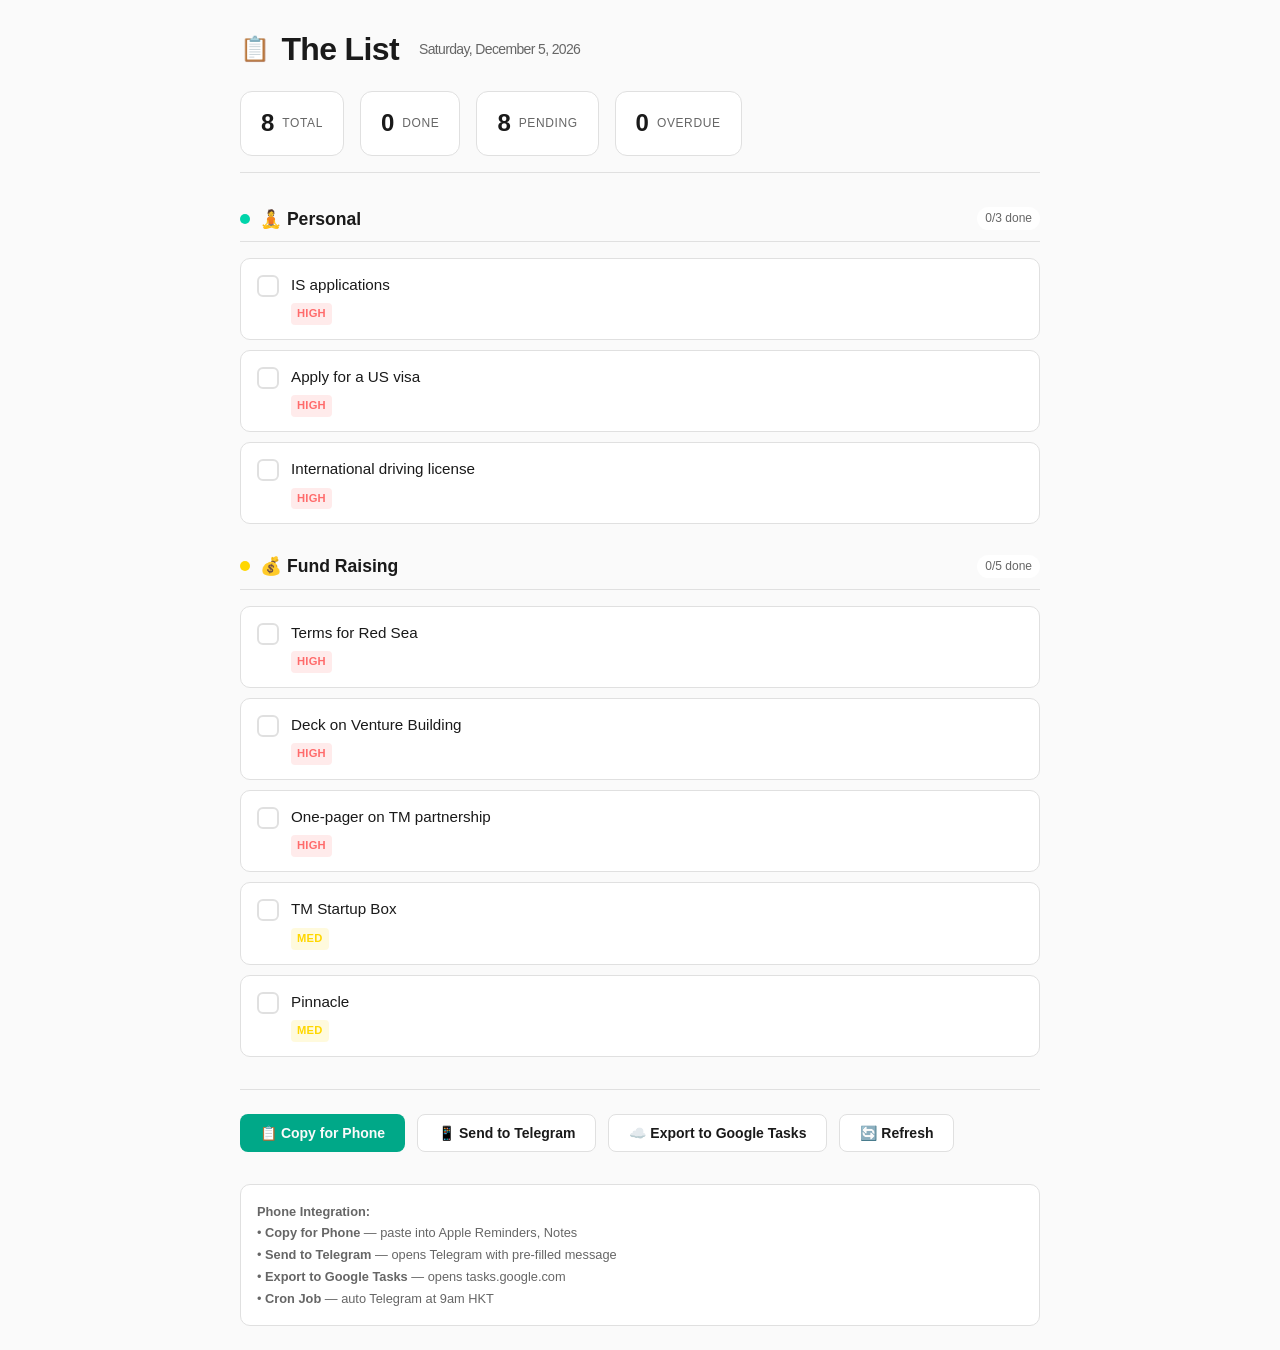
<file: list/index.html>
<!DOCTYPE html>
<html lang="en">
<head>
  <meta charset="UTF-8">
  <meta name="viewport" content="width=device-width, initial-scale=1.0">
  <title>The List — Daily Task Dashboard</title>
  <style>
    * { box-sizing: border-box; margin: 0; padding: 0; }
    :root { --bg: #0d0d0d; --bg-elevated: #1a1a1a; --fg: #e8e8e8; --fg-muted: #888; --accent: #00d4aa; --accent-dim: #00d4aa33; --border: #333; --card-bg: #141414; --completed: #555; }
    @media (prefers-color-scheme: light) { :root { --bg: #fafafa; --bg-elevated: #fff; --fg: #1a1a1a; --fg-muted: #666; --accent: #00a888; --accent-dim: #00a88822; --border: #e0e0e0; --card-bg: #fff; --completed: #999; } }
    body { font-family: -apple-system, BlinkMacSystemFont, 'Segoe UI', Roboto, Oxygen, Ubuntu, sans-serif; background: var(--bg); color: var(--fg); min-height: 100vh; padding: 24px; line-height: 1.6; }
    .container { max-width: 800px; margin: 0 auto; }
    header { margin-bottom: 32px; padding-bottom: 16px; border-bottom: 1px solid var(--border); }
    h1 { font-size: 2rem; font-weight: 700; letter-spacing: -0.02em; display: flex; align-items: center; gap: 12px; }
    h1 .icon { font-size: 1.5rem; }
    .date-badge { font-size: 0.875rem; color: var(--fg-muted); font-weight: 400; margin-left: 8px; }
    .stats { display: flex; gap: 16px; margin-top: 16px; flex-wrap: wrap; }
    .stat { background: var(--card-bg); border: 1px solid var(--border); border-radius: 12px; padding: 12px 20px; display: flex; align-items: center; gap: 8px; }
    .stat-value { font-size: 1.5rem; font-weight: 700; }
    .stat-label { font-size: 0.75rem; color: var(--fg-muted); text-transform: uppercase; letter-spacing: 0.05em; }
    .category-section { margin-bottom: 28px; }
    .category-header { display: flex; align-items: center; gap: 10px; margin-bottom: 16px; padding-bottom: 8px; border-bottom: 1px solid var(--border); }
    .category-color { width: 10px; height: 10px; border-radius: 50%; flex-shrink: 0; }
    .category-header h2 { font-size: 1.1rem; font-weight: 600; text-transform: capitalize; }
    .category-count { font-size: 0.75rem; color: var(--fg-muted); background: var(--bg-elevated); padding: 2px 8px; border-radius: 100px; margin-left: auto; }
    .task-list { list-style: none; }
    .task-item { background: var(--card-bg); border: 1px solid var(--border); border-radius: 10px; padding: 14px 16px; margin-bottom: 10px; display: flex; align-items: flex-start; gap: 12px; transition: all 0.2s ease; }
    .task-item:hover { border-color: var(--accent); box-shadow: 0 0 0 1px var(--accent-dim); }
    .task-item.completed { opacity: 0.5; }
    .task-item.completed .task-text { text-decoration: line-through; color: var(--completed); }
    .task-checkbox { width: 22px; height: 22px; border: 2px solid var(--border); border-radius: 6px; flex-shrink: 0; margin-top: 2px; cursor: pointer; display: flex; align-items: center; justify-content: center; transition: all 0.2s ease; background: transparent; }
    .task-checkbox:hover { border-color: var(--accent); }
    .task-checkbox.checked { background: var(--accent); border-color: var(--accent); }
    .task-checkbox.checked::after { content: '✓'; color: var(--bg); font-size: 14px; font-weight: bold; }
    .task-content { flex: 1; min-width: 0; }
    .task-text { font-size: 0.95rem; word-break: break-word; }
    .task-meta { display: flex; gap: 12px; margin-top: 6px; font-size: 0.7rem; color: var(--fg-muted); }
    .task-meta-item { display: flex; align-items: center; gap: 4px; }
    .priority-badge { padding: 2px 6px; border-radius: 4px; font-weight: 600; text-transform: uppercase; letter-spacing: 0.02em; }
    .priority-high { background: #ff6b6b22; color: #ff6b6b; }
    .priority-medium { background: #ffd70022; color: #ffd700; }
    .priority-low { background: #00d4aa22; color: #00d4aa; }
    .due-date.overdue { color: #ff6b6b; font-weight: 600; }
    .due-date.today { color: var(--accent); font-weight: 600; }
    .empty-state { text-align: center; padding: 40px 20px; color: var(--fg-muted); font-size: 0.9rem; }
    .actions { display: flex; gap: 12px; margin-top: 32px; padding-top: 24px; border-top: 1px solid var(--border); flex-wrap: wrap; }
    .btn { padding: 10px 20px; border-radius: 8px; font-size: 0.875rem; font-weight: 600; cursor: pointer; border: none; transition: all 0.2s ease; display: inline-flex; align-items: center; gap: 8px; }
    .btn-primary { background: var(--accent); color: var(--bg); }
    .btn-primary:hover { filter: brightness(1.1); }
    .btn-secondary { background: var(--bg-elevated); color: var(--fg); border: 1px solid var(--border); }
    .btn-secondary:hover { border-color: var(--accent); }
    .footer-note { margin-top: 32px; padding: 16px; background: var(--card-bg); border: 1px solid var(--border); border-radius: 10px; font-size: 0.8rem; color: var(--fg-muted); line-height: 1.7; }
    .footer-note code { background: var(--bg-elevated); padding: 2px 6px; border-radius: 4px; font-family: 'SF Mono', Monaco, monospace; font-size: 0.75rem; }
    @media (max-width: 480px) { body { padding: 16px; } h1 { font-size: 1.5rem; } .stats { gap: 12px; } .stat { padding: 10px 16px; } }
  </style>
</head>
<body>
  <div class="container">
    <header>
      <h1><span class="icon">📋</span> The List <span class="date-badge" id="dateDisplay"></span></h1>
      <div class="stats">
        <div class="stat"><span class="stat-value" id="totalTasks">0</span><span class="stat-label">Total</span></div>
        <div class="stat"><span class="stat-value" id="completedTasks">0</span><span class="stat-label">Done</span></div>
        <div class="stat"><span class="stat-value" id="pendingTasks">0</span><span class="stat-label">Pending</span></div>
        <div class="stat"><span class="stat-value" id="overdueTasks">0</span><span class="stat-label">Overdue</span></div>
      </div>
    </header>
    <main id="taskContainer"></main>
    <div class="actions">
      <button class="btn btn-primary" onclick="copyTasksToClipboard()">📋 Copy for Phone</button>
      <button class="btn btn-secondary" onclick="openTelegramDeepLink()">📱 Send to Telegram</button>
      <button class="btn btn-secondary" onclick="exportToGoogleTasks()">☁️ Export to Google Tasks</button>
      <button class="btn btn-secondary" onclick="location.reload()">🔄 Refresh</button>
    </div>
    <div class="footer-note">
      <strong>Phone Integration:</strong><br>
      • <strong>Copy for Phone</strong> — paste into Apple Reminders, Notes<br>
      • <strong>Send to Telegram</strong> — opens Telegram with pre-filled message<br>
      • <strong>Export to Google Tasks</strong> — opens tasks.google.com<br>
      • <strong>Cron Job</strong> — auto Telegram at 9am HKT
    </div>
  </div>
  <script>
    const CATEGORY_CONFIG = { personal: { label: '🧘 Personal', color: '#00d4aa', order: 1 }, fund_raising: { label: '💰 Fund Raising', color: '#ffd700', order: 2 }, venture_building: { label: '🚀 Venture Building', color: '#ff6b6b', order: 3 } };
    const PRIORITY_LABELS = { high: 'High', medium: 'Med', low: 'Low' };
    const PRIORITY_CLASSES = { high: 'priority-high', medium: 'priority-medium', low: 'priority-low' };
    async function loadTasks() { try { const r = await fetch('daily_tasks.json?t=' + Date.now()); if (!r.ok) throw new Error('Failed'); return await r.json(); } catch { return { tasks: [], categories: CATEGORY_CONFIG }; } }
    function formatDate(d) { if (!d) return null; const date = new Date(d + 'T00:00:00'), today = new Date(); today.setHours(0,0,0,0); const diff = Math.round((date - today) / 864e5); if (diff < 0) return { text: `Overdue (${d})`, class: 'overdue' }; if (diff === 0) return { text: `Today (${d})`, class: 'today' }; if (diff === 1) return { text: `Tomorrow (${d})`, class: '' }; return { text: d, class: '' }; }
    function getTodayString() { return new Date().toLocaleDateString('en-US', { weekday: 'long', day: 'numeric', month: 'long', year: 'numeric', timeZone: 'Asia/Hong_Kong' }); }
    function escapeHtml(t) { const d = document.createElement('div'); d.textContent = t; return d.innerHTML; }
    async function renderTasks(data) { const container = document.getElementById('taskContainer'); const tasks = data.tasks || []; const cats = data.categories || CATEGORY_CONFIG; const sorted = Object.entries(cats).sort((a,b) => a[1].order - b[1].order); let total = tasks.length, completed = tasks.filter(t => t.completed).length, pending = total - completed, overdue = 0; const today = new Date(); today.setHours(0,0,0,0); tasks.forEach(t => { if (!t.completed && t.due_date) { const due = new Date(t.due_date + 'T00:00:00'); if (due < today) overdue++; } }); document.getElementById('dateDisplay').textContent = getTodayString(); document.getElementById('totalTasks').textContent = total; document.getElementById('completedTasks').textContent = completed; document.getElementById('pendingTasks').textContent = pending; document.getElementById('overdueTasks').textContent = overdue; let html = ''; for (const [ck, cc] of sorted) { const ct = tasks.filter(t => t.category === ck); if (!ct.length) continue; const ccDone = ct.filter(t => t.completed).length; html += `<section class="category-section"><div class="category-header"><div class="category-color" style="background:${cc.color}"></div><h2>${cc.label}</h2><span class="category-count">${ccDone}/${ct.length} done</span></div><ul class="task-list">`; const po = { high: 0, medium: 1, low: 2 }; ct.sort((a,b) => { if (a.completed !== b.completed) return a.completed ? 1 : -1; const pa = po[a.priority] ?? 3, pb = po[b.priority] ?? 3; if (pa !== pb) return pa - pb; if (a.due_date && b.due_date) return new Date(a.due_date) - new Date(b.due_date); if (a.due_date) return -1; if (b.due_date) return 1; return 0; }); for (const t of ct) { const di = formatDate(t.due_date), dh = di ? `<span class="task-meta-item due-date ${di.class}">📅 ${di.text}</span>` : '', ph = t.priority ? `<span class="priority-badge ${PRIORITY_CLASSES[t.priority]}">${PRIORITY_LABELS[t.priority]}</span>` : ''; html += `<li class="task-item ${t.completed ? 'completed' : ''}" data-id="${t.id}"><button class="task-checkbox ${t.completed ? 'checked' : ''}" onclick="toggleTask('${t.id}')"></button><div class="task-content"><div class="task-text">${escapeHtml(t.text)}</div><div class="task-meta">${ph}${dh}</div></div></li>`; } html += '</ul></section>'; } if (!html) html = '<div class="empty-state">No tasks yet. Add via CLI or edit daily_tasks.json</div>'; container.innerHTML = html; }
    async function toggleTask(id) { try { await fetch('/api/tasks/toggle', { method: 'POST', headers: { 'Content-Type': 'application/json' }, body: JSON.stringify({ id }) }); location.reload(); } catch { alert('API not available. Edit daily_tasks.json manually.'); } }
    function buildText(data) { const tasks = data.tasks || []; const cats = data.categories || CATEGORY_CONFIG; const sorted = Object.entries(cats).sort((a,b) => a[1].order - b[1].order); let txt = `📋 The List — ${getTodayString()}\n\n`; for (const [ck, cc] of sorted) { const ct = tasks.filter(t => t.category === ck && !t.completed); if (!ct.length) continue; txt += `${cc.label}\n`; for (const t of ct) { const di = formatDate(t.due_date), ds = di ? ` (${di.text})` : '', ps = t.priority ? ` [${PRIORITY_LABELS[t.priority]}]` : ''; txt += `• ${t.text}${ds}${ps}\n`; } txt += '\n'; } const dc = tasks.filter(t => t.completed).length; if (dc) txt += `✅ Completed: ${dc}\n`; return txt.trim(); }
    async function copyTasksToClipboard() { const d = await loadTasks(); await navigator.clipboard.writeText(buildText(d)); const b = event.target.closest('button'); const o = b.innerHTML; b.innerHTML = '✅ Copied!'; setTimeout(() => b.innerHTML = o, 2000); }
    function openTelegramDeepLink() { loadTasks().then(d => { const t = buildText(d), e = encodeURIComponent(t); window.open(`tg://msg?text=${e}`, '_blank'); setTimeout(() => window.open(`https://t.me/savedmessages?text=${e}`, '_blank'), 500); }); }
    function exportToGoogleTasks() { window.open('https://tasks.google.com/', '_blank'); }
    document.addEventListener('DOMContentLoaded', async () => { const d = await loadTasks(); renderTasks(d); });
  </script>
</body>
</html>
</file>
